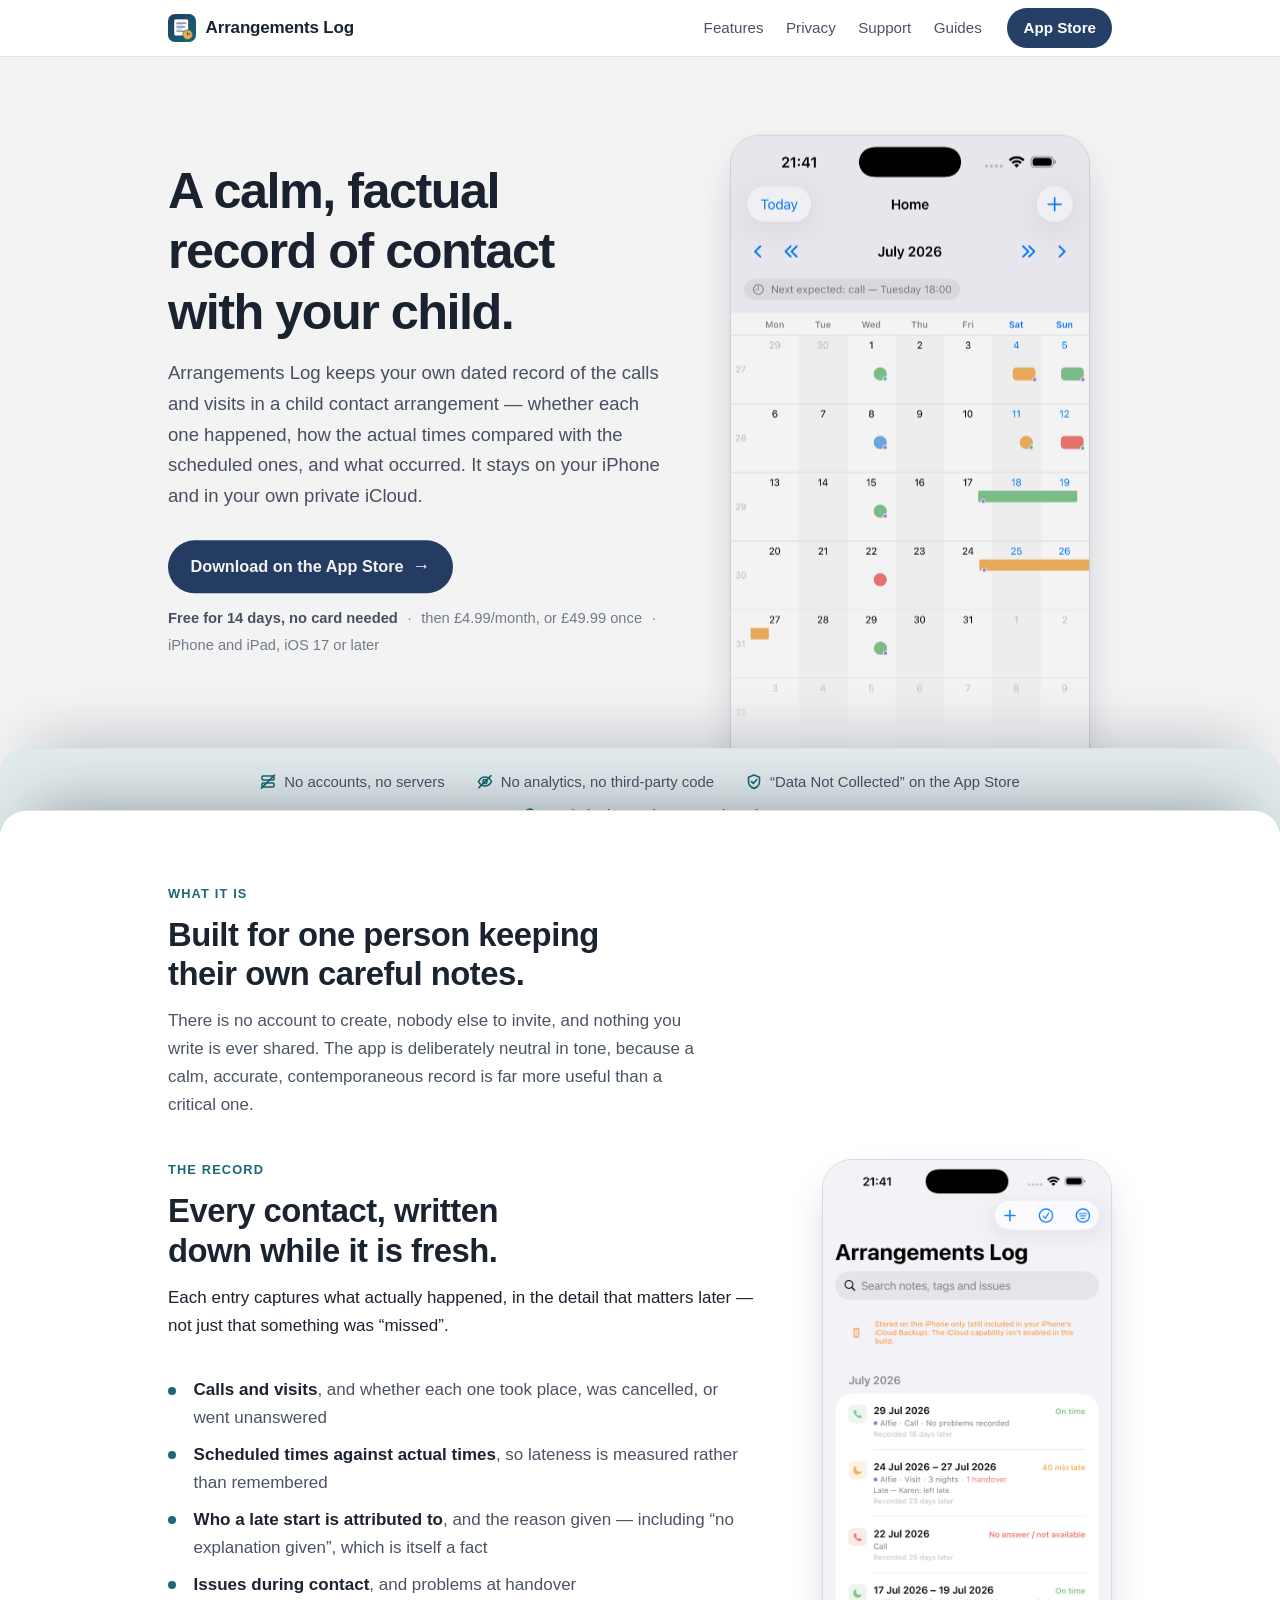
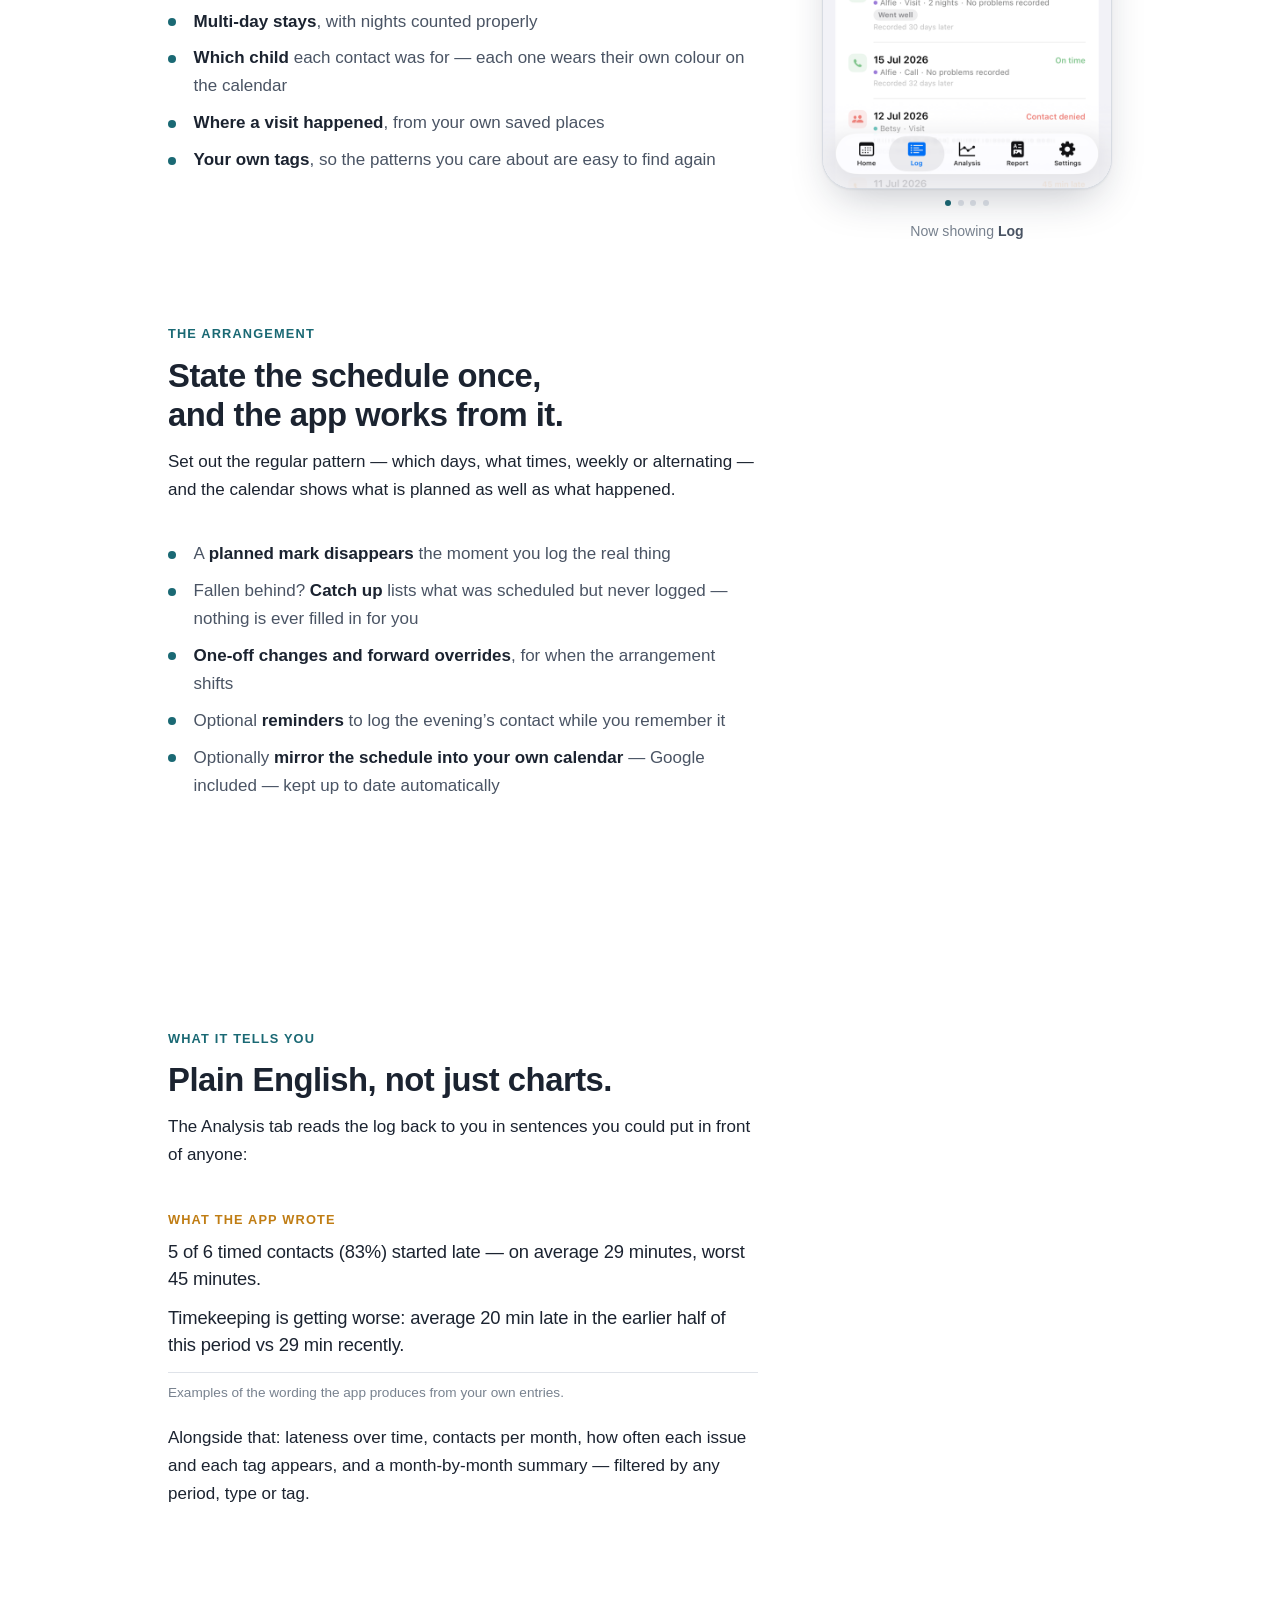
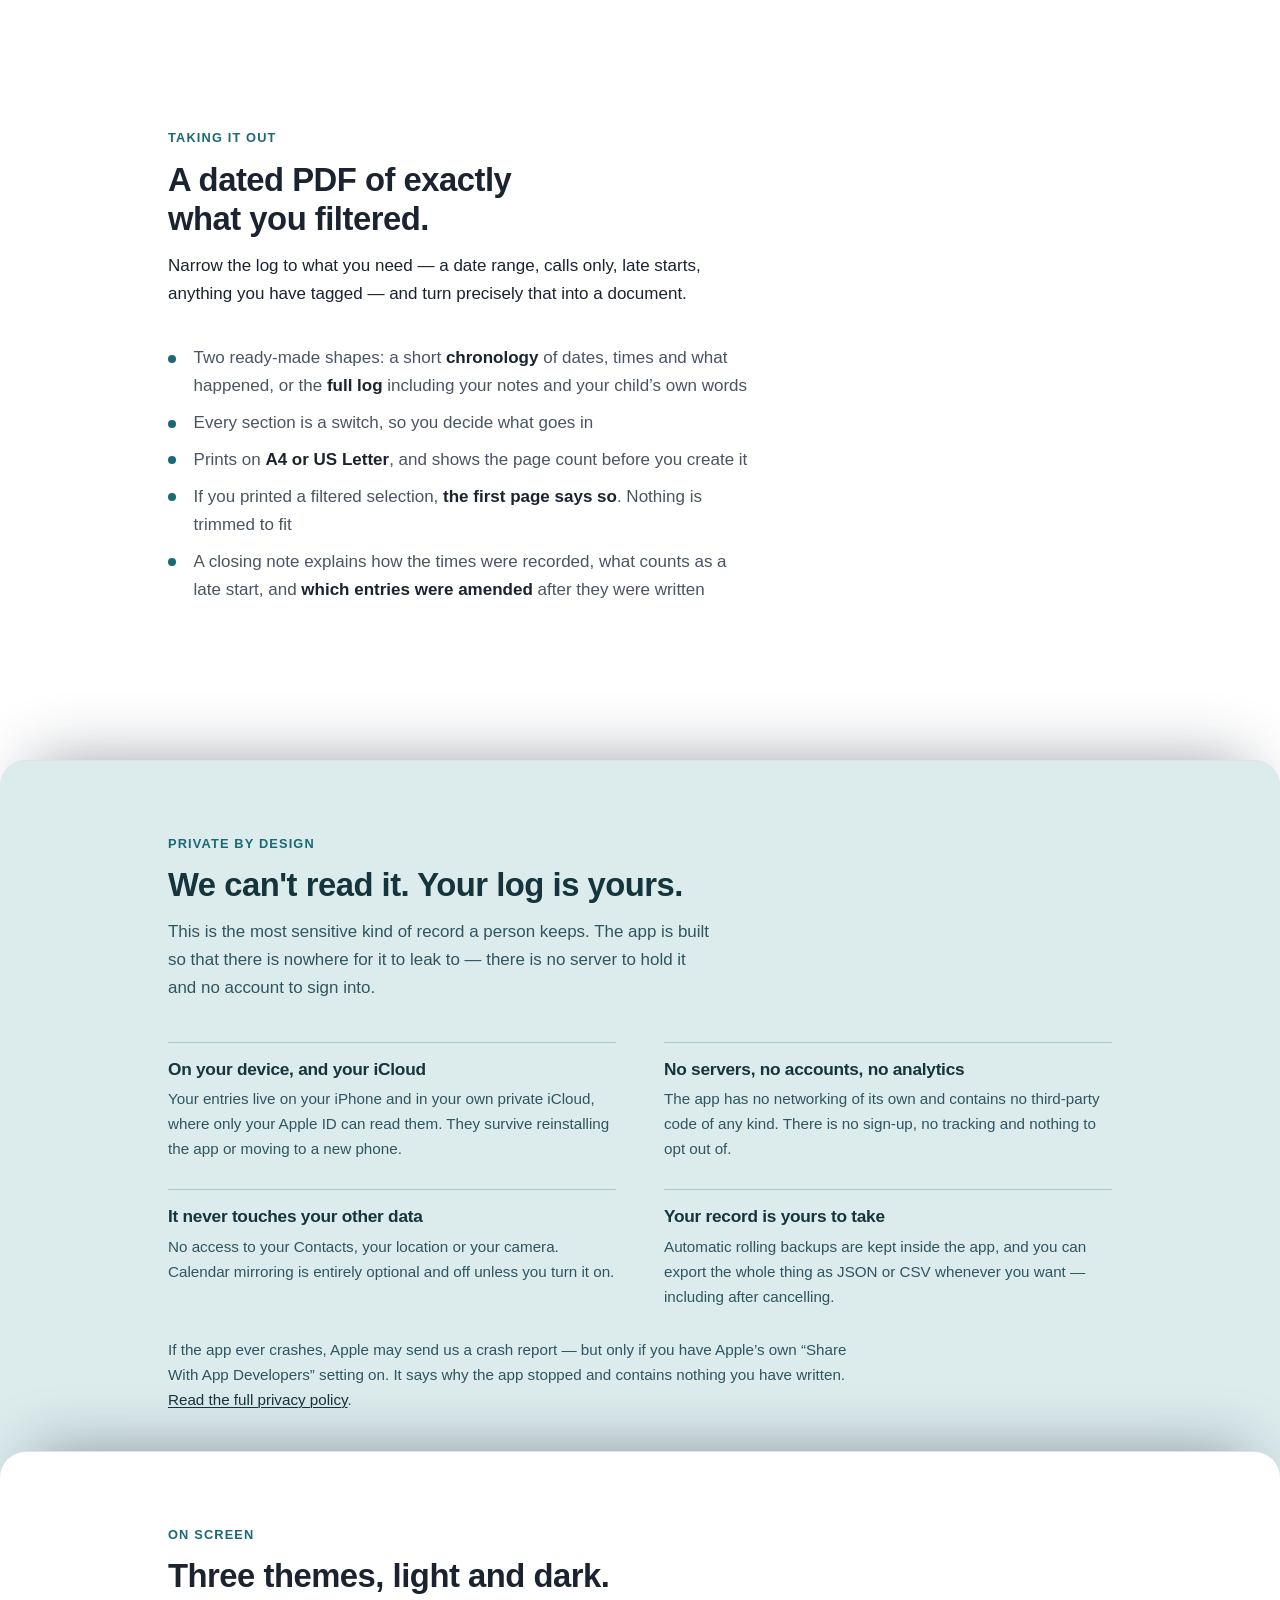
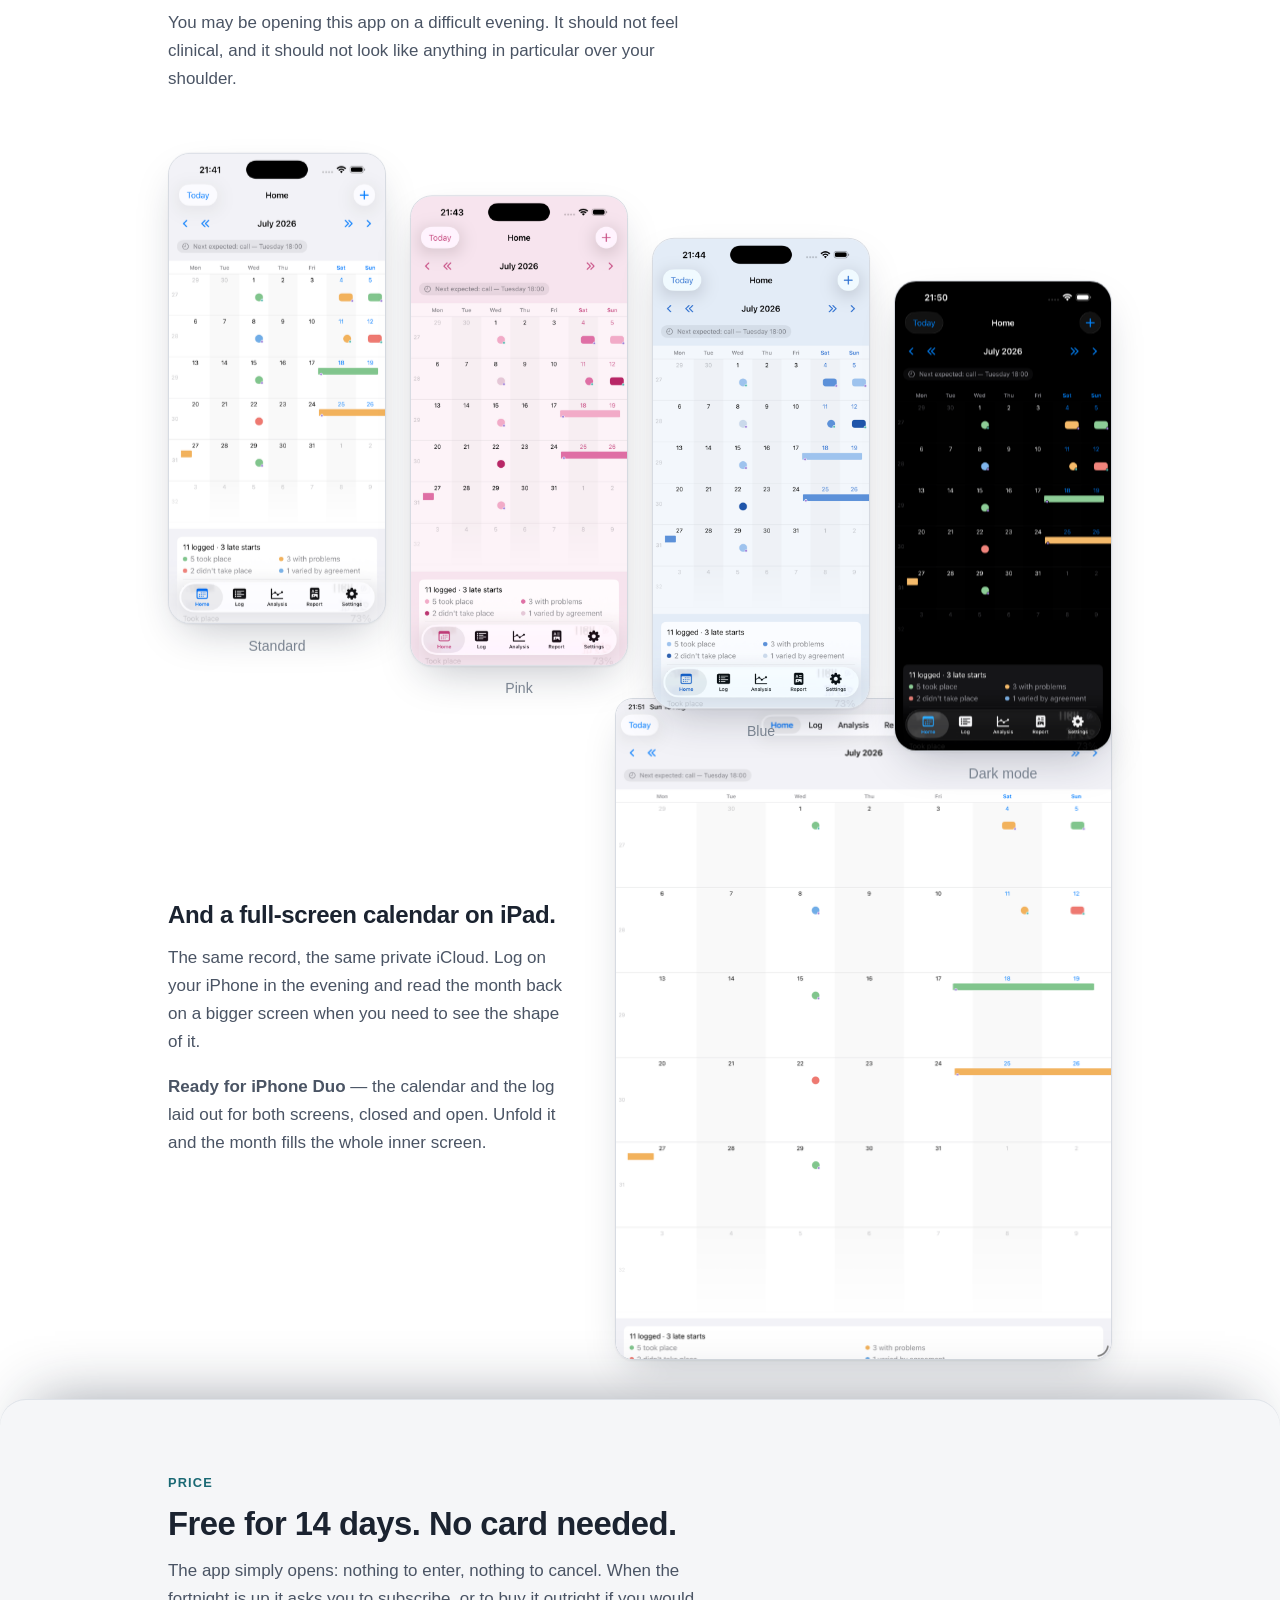
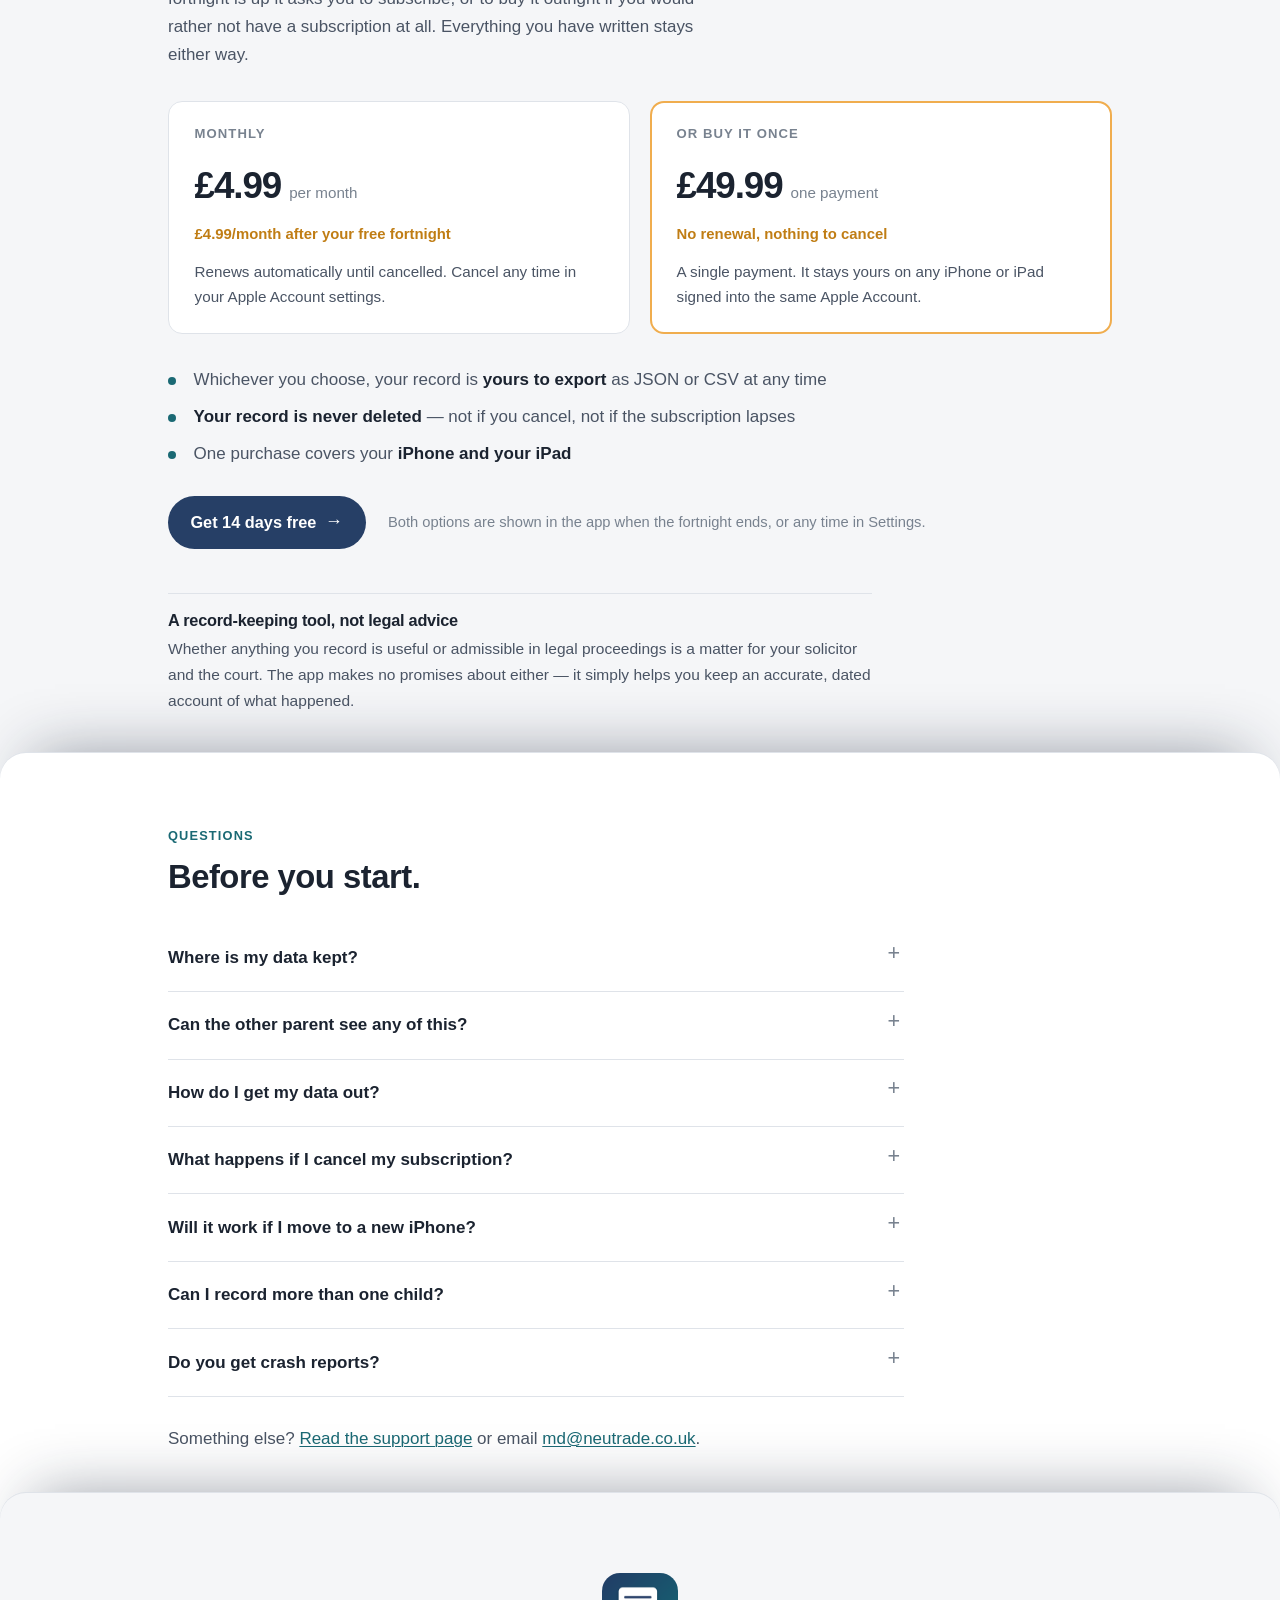
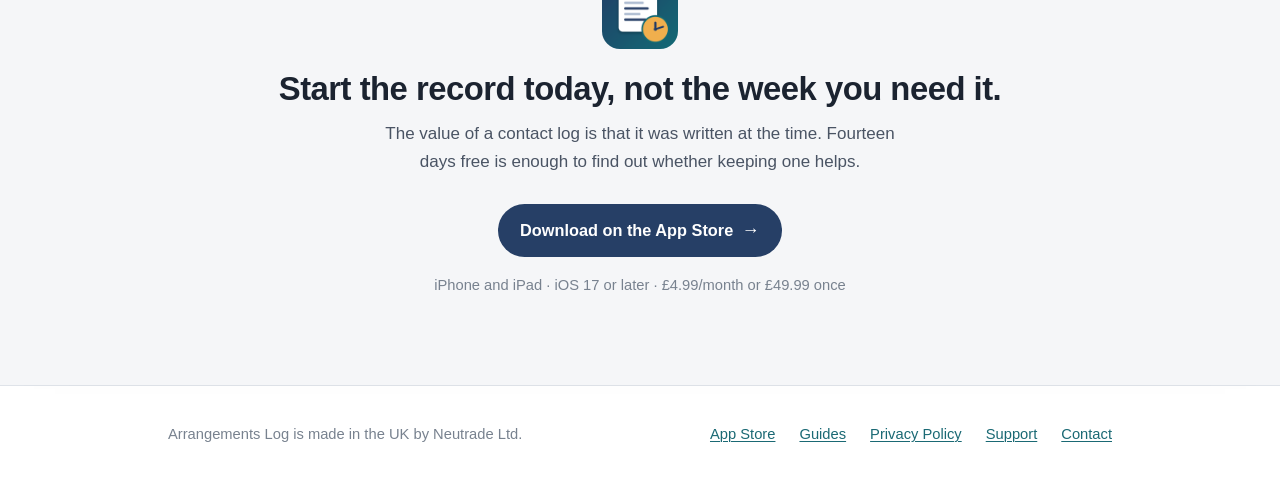
<file: index.html>
<!doctype html>
<html lang="en-GB">
<head>
<meta charset="utf-8">
<meta name="viewport" content="width=device-width, initial-scale=1">
<meta name="apple-itunes-app" content="app-id=6794839974">
<title>Arrangements Log — a private record of child contact arrangements, for iPhone and iPad</title>
<meta name="description" content="Arrangements Log keeps a calm, dated record of the calls and visits in a child contact arrangement: whether each one happened, how the times compared with what was agreed, and what actually occurred. Private to your iPhone and your own iCloud.">
<link rel="canonical" href="https://childarrangements.com/">
<link rel="stylesheet" href="style.css">
<script>document.documentElement.className += " js";</script>
<link rel="apple-touch-icon" href="assets/icon-180.png">
<link rel="icon" href="assets/icon-64.png" type="image/png">

<meta property="og:type" content="website">
<meta property="og:site_name" content="Arrangements Log">
<meta property="og:title" content="Arrangements Log — a private record of child contact arrangements">
<meta property="og:description" content="A calm, factual record of the calls and visits in a child contact arrangement. Private to your iPhone and your own iCloud. No accounts, no servers, nothing shared.">
<meta property="og:url" content="https://childarrangements.com/">
<meta property="og:image" content="https://childarrangements.com/assets/icon-512.png">
<meta property="og:locale" content="en_GB">
<meta name="twitter:card" content="summary">

<script type="application/ld+json">
{
  "@context": "https://schema.org",
  "@type": "SoftwareApplication",
  "name": "Arrangements Log",
  "operatingSystem": "iOS 17.0 or later",
  "applicationCategory": "LifestyleApplication",
  "url": "https://apps.apple.com/gb/app/arrangements-log/id6794839974",
  "description": "A private, factual record of child contact arrangements — the calls and visits, whether they happened, and what actually occurred.",
  "offers": [
    {
      "@type": "Offer",
      "price": "4.99",
      "priceCurrency": "GBP",
      "description": "Monthly subscription after 14 days free, with no card needed"
    },
    {
      "@type": "Offer",
      "price": "49.99",
      "priceCurrency": "GBP",
      "description": "Lifetime access, a single payment"
    }
  ],
  "author": { "@type": "Organization", "name": "Neutrade Ltd" }
}
</script>
</head>
<body>

<a class="skip" href="#main">Skip to content</a>

<header class="site-head">
  <div class="wrap">
    <a class="brand" href="/">
      <img src="assets/icon-64.png" alt="" width="28" height="28">
      Arrangements Log
    </a>
    <nav class="site-nav" aria-label="Primary">
      <a class="hide-sm" href="#what-you-record">Features</a>
      <a class="hide-sm" href="#privacy">Privacy</a>
      <a class="hide-sm" href="#faq">Support</a>
      <a class="hide-sm" href="guides/">Guides</a>
      <a class="btn btn-sm" href="https://apps.apple.com/gb/app/arrangements-log/id6794839974">App&nbsp;Store</a>
    </nav>
  </div>
</header>

<main id="main">

  <!-- ================= HERO ================= -->
  <section class="panel hero">
    <div class="wrap hero-grid">
      <div class="hero-copy">
        <h1>A calm, factual record of contact with your child.</h1>
        <p class="lede">
          Arrangements Log keeps your own dated record of the calls and visits in a
          child contact arrangement — whether each one happened, how the actual times
          compared with the scheduled ones, and what occurred. It stays on your iPhone
          and in your own private iCloud.
        </p>
        <div class="cta-row hero-cta">
          <a class="btn" href="https://apps.apple.com/gb/app/arrangements-log/id6794839974">
            Download on the App&nbsp;Store <span class="arrow" aria-hidden="true">&rarr;</span>
          </a>
          <p class="facts">
            <b>Free for 14 days, no card needed</b> <span aria-hidden="true">·</span>
            <span>then £4.99/month, or £49.99 once</span> <span aria-hidden="true">·</span>
            <span>iPhone and iPad, iOS&nbsp;17 or later</span>
          </p>
        </div>
      </div>
      <div class="hero-shot" data-par="0.18">
        <div class="phone">
          <img src="assets/home.png" width="660" height="1434" fetchpriority="high"
               alt="The Arrangements Log calendar for July 2026. Coloured marks show contacts that took place, ones with problems, ones that did not happen and ones varied by agreement, with longer bands for multi-day stays. A summary underneath reads 11 logged, 3 late starts.">
        </div>
      </div>
    </div>
  </section>

  <!-- ================= TRUST STRIP ================= -->
  <div class="panel strip">
    <div class="wrap">
      <ul>
        <li>
          <svg width="16" height="16" viewBox="0 0 16 16" fill="none" stroke="currentColor" stroke-width="1.6" stroke-linecap="round" stroke-linejoin="round" aria-hidden="true"><rect x="2" y="2.5" width="12" height="4" rx="1"/><rect x="2" y="9.5" width="12" height="4" rx="1"/><path d="M1.5 14.5 14.5 1.5"/></svg>
          No accounts, no servers
        </li>
        <li>
          <svg width="16" height="16" viewBox="0 0 16 16" fill="none" stroke="currentColor" stroke-width="1.6" stroke-linecap="round" stroke-linejoin="round" aria-hidden="true"><path d="M1.5 8s2.5-4.5 6.5-4.5S14.5 8 14.5 8s-2.5 4.5-6.5 4.5S1.5 8 1.5 8Z"/><circle cx="8" cy="8" r="2"/><path d="M2 14 14 2"/></svg>
          No analytics, no third-party code
        </li>
        <li>
          <svg width="16" height="16" viewBox="0 0 16 16" fill="none" stroke="currentColor" stroke-width="1.6" stroke-linecap="round" stroke-linejoin="round" aria-hidden="true"><path d="M8 1.5 2.5 3.7v4.3c0 3 2.3 5.8 5.5 6.8 3.2-1 5.5-3.8 5.5-6.8V3.7L8 1.5Z"/><path d="m5.5 8 1.8 1.8L10.8 6"/></svg>
          “Data Not Collected” on the App Store
        </li>
        <li>
          <svg width="16" height="16" viewBox="0 0 16 16" fill="none" stroke="currentColor" stroke-width="1.6" stroke-linecap="round" stroke-linejoin="round" aria-hidden="true"><path d="M8 14.5s4.5-4.2 4.5-7.5a4.5 4.5 0 0 0-9 0c0 3.3 4.5 7.5 4.5 7.5Z"/><circle cx="8" cy="7" r="1.6"/></svg>
          Made in the UK by Neutrade Ltd
        </li>
      </ul>
    </div>
  </div>

  <!-- ================= WHAT IT IS + FEATURES ================= -->
  <section class="panel" id="what-you-record">
    <div class="wrap">
      <div class="measure section-lead">
        <p class="eyebrow">What it is</p>
        <h2>Built for one person keeping their own careful notes.</h2>
        <p class="section-intro">
          There is no account to create, nobody else to invite, and nothing you write is
          ever shared. The app is deliberately neutral in tone, because a calm, accurate,
          contemporaneous record is far more useful than a critical one.
        </p>
      </div>

      <!-- the phone holds still while the four blocks scroll past it, and its
           screen follows whichever block is being read -->
      <div class="stage-wrap">
        <div class="rail">
          <div class="step" data-screen="0">
            <p class="eyebrow">The record</p>
            <div class="step-shot"><img src="assets/log-crop.png" width="660" height="950" loading="lazy"
                 alt="The Log tab: a list of dated entries, each showing the type of contact, its outcome, and how the actual times compared with the scheduled ones."></div>
            <h2>Every contact, written down while it is fresh.</h2>
            <p>
              Each entry captures what actually happened, in the detail that matters later —
              not just that something was “missed”.
            </p>
            <ul class="ticks">
              <li><strong>Calls and visits</strong>, and whether each one took place, was cancelled, or went unanswered</li>
              <li><strong>Scheduled times against actual times</strong>, so lateness is measured rather than remembered</li>
              <li><strong>Who a late start is attributed to</strong>, and the reason given — including “no explanation given”, which is itself a fact</li>
              <li><strong>Issues during contact</strong>, and problems at handover</li>
              <li><strong>Multi-day stays</strong>, with nights counted properly</li>
              <li><strong>Which child</strong> each contact was for — each one wears their own colour on the calendar</li>
              <li><strong>Where a visit happened</strong>, from your own saved places</li>
              <li><strong>Your own tags</strong>, so the patterns you care about are easy to find again</li>
            </ul>
          </div>

          <div class="step" data-screen="1">
            <p class="eyebrow">The arrangement</p>
            <div class="step-shot"><img src="assets/settings-crop.png" width="660" height="950" loading="lazy"
                 alt="The Settings tab, where the regular schedule, reminders, themes and other preferences are configured."></div>
            <h2>State the schedule once, and the app works from it.</h2>
            <p>
              Set out the regular pattern — which days, what times, weekly or alternating —
              and the calendar shows what is planned as well as what happened.
            </p>
            <ul class="ticks">
              <li>A <strong>planned mark disappears</strong> the moment you log the real thing</li>
              <li>Fallen behind? <strong>Catch up</strong> lists what was scheduled but never logged — nothing is ever filled in for you</li>
              <li><strong>One-off changes and forward overrides</strong>, for when the arrangement shifts</li>
              <li>Optional <strong>reminders</strong> to log the evening’s contact while you remember it</li>
              <li>Optionally <strong>mirror the schedule into your own calendar</strong> — Google included — kept up to date automatically</li>
            </ul>
          </div>

          <div class="step" data-screen="2">
            <p class="eyebrow">What it tells you</p>
            <div class="step-shot"><img src="assets/analysis-crop.png" width="660" height="950" loading="lazy"
                 alt="The Analysis tab showing tiles for contacts logged, contacts that did not take place, late starts, contact issues, handover problems and nights, followed by a What the data shows section written in plain sentences."></div>
            <h2>Plain English, not just charts.</h2>
            <p>
              The Analysis tab reads the log back to you in sentences you could put in front
              of anyone:
            </p>

            <p class="finding-label">What the app wrote</p>
            <p class="finding">5 of 6 timed contacts (83%) started late — on average 29 minutes, worst 45 minutes.</p>
            <p class="finding">Timekeeping is getting worse: average 20 min late in the earlier half of this period vs 29 min recently.</p>
            <p class="finding-foot">Examples of the wording the app produces from your own entries.</p>

            <p>
              Alongside that: lateness over time, contacts per month, how often each issue
              and each tag appears, and a month-by-month summary — filtered by any period,
              type or tag.
            </p>
          </div>

          <div class="step" data-screen="3">
            <p class="eyebrow">Taking it out</p>
            <div class="step-shot"><img src="assets/report-crop.png" width="660" height="950" loading="lazy"
                 alt="The Report tab: a builder with a choice of chronology or full log, switches for what goes in, a date range, and a live page count."></div>
            <h2>A dated PDF of exactly what you filtered.</h2>
            <p>
              Narrow the log to what you need — a date range, calls only, late starts,
              anything you have tagged — and turn precisely that into a document.
            </p>
            <ul class="ticks">
              <li>Two ready-made shapes: a short <strong>chronology</strong> of dates, times and what happened, or the <strong>full log</strong> including your notes and your child’s own words</li>
              <li>Every section is a switch, so you decide what goes in</li>
              <li>Prints on <strong>A4 or US Letter</strong>, and shows the page count before you create it</li>
              <li>If you printed a filtered selection, <strong>the first page says so</strong>. Nothing is trimmed to fit</li>
              <li>A closing note explains how the times were recorded, what counts as a late start, and <strong>which entries were amended</strong> after they were written</li>
            </ul>
          </div>
        </div>

        <div class="stage">
          <div class="screens">
            <img class="is-on" src="assets/log.png" width="660" height="1434"
                 alt="The Log tab: a list of dated entries, each showing the type of contact, its outcome, and how the actual times compared with the scheduled ones.">
            <img src="assets/settings.png" width="660" height="1434" loading="lazy"
                 alt="The Settings tab, where the regular schedule, reminders, themes and other preferences are configured.">
            <img src="assets/analysis.png" width="660" height="1434" loading="lazy"
                 alt="The Analysis tab showing tiles for contacts logged, contacts that did not take place, late starts, contact issues, handover problems and nights, followed by a What the data shows section written in plain sentences.">
            <img src="assets/report.png" width="660" height="1434" loading="lazy"
                 alt="The Report tab: a builder with a choice of chronology or full log, switches for what goes in, a date range, and a live page count.">
          </div>
          <div class="stage-dots" aria-hidden="true"><i class="is-on"></i><i></i><i></i><i></i></div>
          <p class="stage-caption">Now showing <b id="stage-name">Log</b></p>
        </div>
      </div>
    </div>
  </section>

  <!-- ================= PRIVACY ================= -->
  <section id="privacy" class="panel band">
    <div class="wrap">
      <div class="measure">
        <p class="eyebrow">Private by design</p>
        <h2>We can't read it. Your log is yours.</h2>
        <p class="section-intro">
          This is the most sensitive kind of record a person keeps. The app is built so
          that there is nowhere for it to leak to — there is no server to hold it and no
          account to sign into.
        </p>
      </div>

      <div class="privacy-grid">
        <div class="privacy-card">
          <h3>On your device, and your iCloud</h3>
          <p>
            Your entries live on your iPhone and in your own private iCloud, where only
            your Apple ID can read them. They survive reinstalling the app or moving to a
            new phone.
          </p>
        </div>
        <div class="privacy-card">
          <h3>No servers, no accounts, no analytics</h3>
          <p>
            The app has no networking of its own and contains no third-party code of any
            kind. There is no sign-up, no tracking and nothing to opt out of.
          </p>
        </div>
        <div class="privacy-card">
          <h3>It never touches your other data</h3>
          <p>
            No access to your Contacts, your location or your camera. Calendar mirroring
            is entirely optional and off unless you turn it on.
          </p>
        </div>
        <div class="privacy-card">
          <h3>Your record is yours to take</h3>
          <p>
            Automatic rolling backups are kept inside the app, and you can export the
            whole thing as JSON or CSV whenever you want — including after cancelling.
          </p>
        </div>
      </div>

      <p class="band-foot">
        If the app ever crashes, Apple may send us a crash report — but only if you have
        Apple’s own “Share With App Developers” setting on. It says why the app stopped
        and contains nothing you have written.
        <a href="privacy.html">Read the full privacy policy</a>.
      </p>
    </div>
  </section>

  <!-- ================= THEMES + IPAD ================= -->
  <section class="panel">
    <div class="wrap">
      <div class="measure">
        <p class="eyebrow">On screen</p>
        <h2>Three themes, light and dark.</h2>
        <p class="section-intro">
          You may be opening this app on a difficult evening. It should not feel clinical,
          and it should not look like anything in particular over your shoulder.
        </p>
      </div>

      <div class="themes">
        <figure data-par="0.05">
          <div class="phone sm">
            <img src="assets/home.png" width="660" height="1434" loading="lazy" alt="The calendar in the Standard theme.">
          </div>
          <figcaption>Standard</figcaption>
        </figure>
        <figure data-par="0.14">
          <div class="phone sm">
            <img src="assets/home-pink.png" width="660" height="1434" loading="lazy" alt="The calendar in the Pink theme.">
          </div>
          <figcaption>Pink</figcaption>
        </figure>
        <figure data-par="0.23">
          <div class="phone sm">
            <img src="assets/home-blue.png" width="660" height="1434" loading="lazy" alt="The calendar in the Blue theme.">
          </div>
          <figcaption>Blue</figcaption>
        </figure>
        <figure data-par="0.32">
          <div class="phone sm">
            <img src="assets/home-dark.png" width="660" height="1434" loading="lazy" alt="The calendar in dark mode.">
          </div>
          <figcaption>Dark mode</figcaption>
        </figure>
      </div>

      <div class="ipad">
        <div>
          <h2 style="font-size:1.5rem">And a full-screen calendar on iPad.</h2>
          <p style="color:var(--ink-soft)">
            The same record, the same private iCloud. Log on your iPhone in the evening and
            read the month back on a bigger screen when you need to see the shape of it.
          </p>
          <p style="color:var(--ink-soft)">
            <strong>Ready for iPhone Duo</strong> — the calendar and the log laid out for
            both screens, closed and open. Unfold it and the month fills the whole inner screen.
          </p>
        </div>
        <div class="frame">
          <img src="assets/ipad-home.png" width="1000" height="1333" loading="lazy"
               alt="Arrangements Log on iPad, showing the month calendar filling the screen.">
        </div>
      </div>
    </div>
  </section>

  <!-- ================= PRICING ================= -->
  <section id="pricing" class="panel pricing">
    <div class="wrap">
      <div class="measure">
        <p class="eyebrow">Price</p>
        <h2>Free for 14 days. No card needed.</h2>
        <p class="section-intro">
          The app simply opens: nothing to enter, nothing to cancel. When the fortnight
          is up it asks you to subscribe, or to buy it outright if you would rather not
          have a subscription at all. Everything you have written stays either way.
        </p>
      </div>

      <div class="plans">
        <div class="plan">
          <h3>Monthly</h3>
          <p class="plan-price"><span class="amount">£4.99</span> <span class="per">per month</span></p>
          <p class="plan-trial">£4.99/month after your free fortnight</p>
          <p class="plan-body">
            Renews automatically until cancelled. Cancel any time in your Apple
            Account settings.
          </p>
        </div>
        <div class="plan featured">
          <h3>Or buy it once</h3>
          <p class="plan-price"><span class="amount">£49.99</span> <span class="per">one payment</span></p>
          <p class="plan-trial">No renewal, nothing to cancel</p>
          <p class="plan-body">
            A single payment. It stays yours on any iPhone or iPad signed into the
            same Apple Account.
          </p>
        </div>
      </div>

      <ul class="ticks plan-shared">
        <li>Whichever you choose, your record is <strong>yours to export</strong> as JSON or CSV at any time</li>
        <li><strong>Your record is never deleted</strong> — not if you cancel, not if the subscription lapses</li>
        <li>One purchase covers your <strong>iPhone and your iPad</strong></li>
      </ul>

      <div class="cta-row" style="margin-top:1.75rem">
        <a class="btn" href="https://apps.apple.com/gb/app/arrangements-log/id6794839974">
          Get 14 days free <span class="arrow" aria-hidden="true">&rarr;</span>
        </a>
        <span class="cta-note">Both options are shown in the app when the fortnight ends, or any time in Settings.</span>
      </div>

      <div class="note">
        <h2>A record-keeping tool, not legal advice</h2>
        <p>
          Whether anything you record is useful or admissible in legal proceedings is a
          matter for your solicitor and the court. The app makes no promises about
          either — it simply helps you keep an accurate, dated account of what happened.
        </p>
      </div>
    </div>
  </section>

  <!-- ================= FAQ ================= -->
  <section id="faq" class="panel">
    <div class="wrap">
      <div class="measure">
        <p class="eyebrow">Questions</p>
        <h2>Before you start.</h2>
      </div>

      <div class="faq">
        <details>
          <summary>Where is my data kept?</summary>
          <div class="answer">
            On your iPhone, and in your own private iCloud if you are signed in. It is never
            sent to the developer or anyone else — the app has no servers. The first screen
            tells you whether iCloud sync is active.
          </div>
        </details>
        <details>
          <summary>Can the other parent see any of this?</summary>
          <div class="answer">
            No. There is no sharing, no invitations and no shared account. Arrangements Log
            is built for one person keeping their own notes, and nothing you write leaves
            your devices.
          </div>
        </details>
        <details>
          <summary>How do I get my data out?</summary>
          <div class="answer">
            More → Export JSON for a full backup, or Export CSV to open in a spreadsheet.
            The Report tab produces a dated PDF of whatever you have filtered. The app also
            keeps automatic backups you can restore from the same menu.
          </div>
        </details>
        <details>
          <summary>What happens if I cancel my subscription?</summary>
          <div class="answer">
            You can still export everything you have logged, as JSON or CSV, from the
            subscription screen. Your record is never deleted.
          </div>
        </details>
        <details>
          <summary>Will it work if I move to a new iPhone?</summary>
          <div class="answer">
            Yes, provided iCloud sync is on. Your entries survive deleting or reinstalling
            the app, and appear on any device signed into the same iCloud account.
          </div>
        </details>
        <details>
          <summary>Can I record more than one child?</summary>
          <div class="answer">
            Yes. Each child has their own colour on the calendar, their own schedule, and
            can be filtered separately in the log, the analysis and the report.
          </div>
        </details>
        <details>
          <summary>Do you get crash reports?</summary>
          <div class="answer">
            Only through Apple, and only if you have Apple’s “Share With App Developers”
            setting turned on. A crash report says the reason for the crash so it can be
            fixed. It contains no part of your log — no notes, no names, no dates, nothing
            you have typed.
          </div>
        </details>
      </div>

      <p style="margin-top:1.75rem;color:var(--ink-soft)">
        Something else? <a href="support.html">Read the support page</a>
        or email <a href="mailto:md@neutrade.co.uk">md@neutrade.co.uk</a>.
      </p>
    </div>
  </section>

  <!-- ================= CLOSING ================= -->
  <section class="panel closing">
    <div class="wrap">
      <img src="assets/icon-180.png" width="76" height="76" loading="lazy" alt="">
      <h2>Start the record today, not the week you need it.</h2>
      <p class="lede">
        The value of a contact log is that it was written at the time. Fourteen days free
        is enough to find out whether keeping one helps.
      </p>
      <div class="cta-row">
        <a class="btn" href="https://apps.apple.com/gb/app/arrangements-log/id6794839974">
          Download on the App&nbsp;Store <span class="arrow" aria-hidden="true">&rarr;</span>
        </a>
        <span class="cta-note">iPhone and iPad · iOS 17 or later · £4.99/month or £49.99 once</span>
      </div>
    </div>
  </section>

</main>

<footer class="site-foot">
  <div class="wrap">
    <span>Arrangements Log is made in the UK by Neutrade Ltd.</span>
    <nav aria-label="Footer">
      <a href="https://apps.apple.com/gb/app/arrangements-log/id6794839974">App Store</a>
      <a href="guides/">Guides</a>
      <a href="privacy.html">Privacy Policy</a>
      <a href="support.html">Support</a>
      <a href="mailto:md@neutrade.co.uk">Contact</a>
    </nav>
  </div>
</footer>

<!-- First-party and inline (the page still makes no third-party requests).
     Drives three things CSS cannot: where each panel pins, how far a panel
     "sinks" as the next one covers it, and the phone whose screen follows
     the block being read. Everything on the page is readable with it off. -->
<script>
(function () {
  var panels = [].slice.call(document.querySelectorAll('.panel'));
  var movers = [].slice.call(document.querySelectorAll('[data-par]'));
  var steps = [].slice.call(document.querySelectorAll('.step'));
  var shots = [].slice.call(document.querySelectorAll('.screens img'));
  var dots = [].slice.call(document.querySelectorAll('.stage-dots i'));
  var nameEl = document.getElementById('stage-name');
  var names = ['Log', 'Settings', 'Analysis', 'Report'];
  var reduce = matchMedia('(prefers-reduced-motion: reduce)');

  panels.forEach(function (p, i) { p.style.zIndex = i + 1; });

  /* a panel shorter than the screen pins at the top; a taller one scrolls
     until its end is on screen, then pins there — so the next panel always
     slides over a panel that has been read in full */
  function pin() {
    var vh = innerHeight;
    panels.forEach(function (p) { p.style.top = Math.min(0, vh - p.offsetHeight) + 'px'; });
  }
  if ('ResizeObserver' in window) {
    var ro = new ResizeObserver(pin);
    panels.forEach(function (p) { ro.observe(p); });
  }

  /* measure the drifting elements with their transforms cleared, so the
     maths never feeds back on itself */
  function measure() {
    pin();
    movers.forEach(function (el) { el.style.transform = ''; });
    movers.forEach(function (el) {
      var r = el.getBoundingClientRect();
      el._top = r.top + scrollY; el._h = r.height;
    });
  }

  var current = 0;
  function show(n) {
    if (n === current) return;
    current = n;
    shots.forEach(function (s, i) { s.classList.toggle('is-on', i === n); });
    dots.forEach(function (d, i) { d.classList.toggle('is-on', i === n); });
    if (nameEl) nameEl.textContent = names[n];
  }

  var queued = false;
  function frame() {
    queued = false;
    var vh = innerHeight, i;
    for (i = 0; i < panels.length; i++) {
      var next = panels[i + 1], s = 0;
      if (next) { s = 1 - next.getBoundingClientRect().top / vh; s = s < 0 ? 0 : s > 1 ? 1 : s; }
      panels[i].style.setProperty('--sink', s.toFixed(3));
    }
    if (!reduce.matches) {
      for (i = 0; i < movers.length; i++) {
        var el = movers[i];
        var t = (el._top + el._h / 2 - scrollY - vh / 2) / vh;
        el.style.transform = 'translate3d(0,' + (t * el.dataset.par * 90).toFixed(1) + 'px,0)';
      }
    }
    /* the last block whose top has crossed the middle of the screen is the
       one being read */
    var active = 0;
    for (i = 0; i < steps.length; i++) {
      if (steps[i].getBoundingClientRect().top <= vh * 0.5) active = i;
    }
    show(active);
  }
  function onScroll() { if (!queued) { queued = true; requestAnimationFrame(frame); } }

  addEventListener('scroll', onScroll, { passive: true });
  addEventListener('resize', function () { measure(); onScroll(); });
  addEventListener('load', function () { measure(); frame(); });
  measure(); frame();
})();
</script>

</body>
</html>
</file>
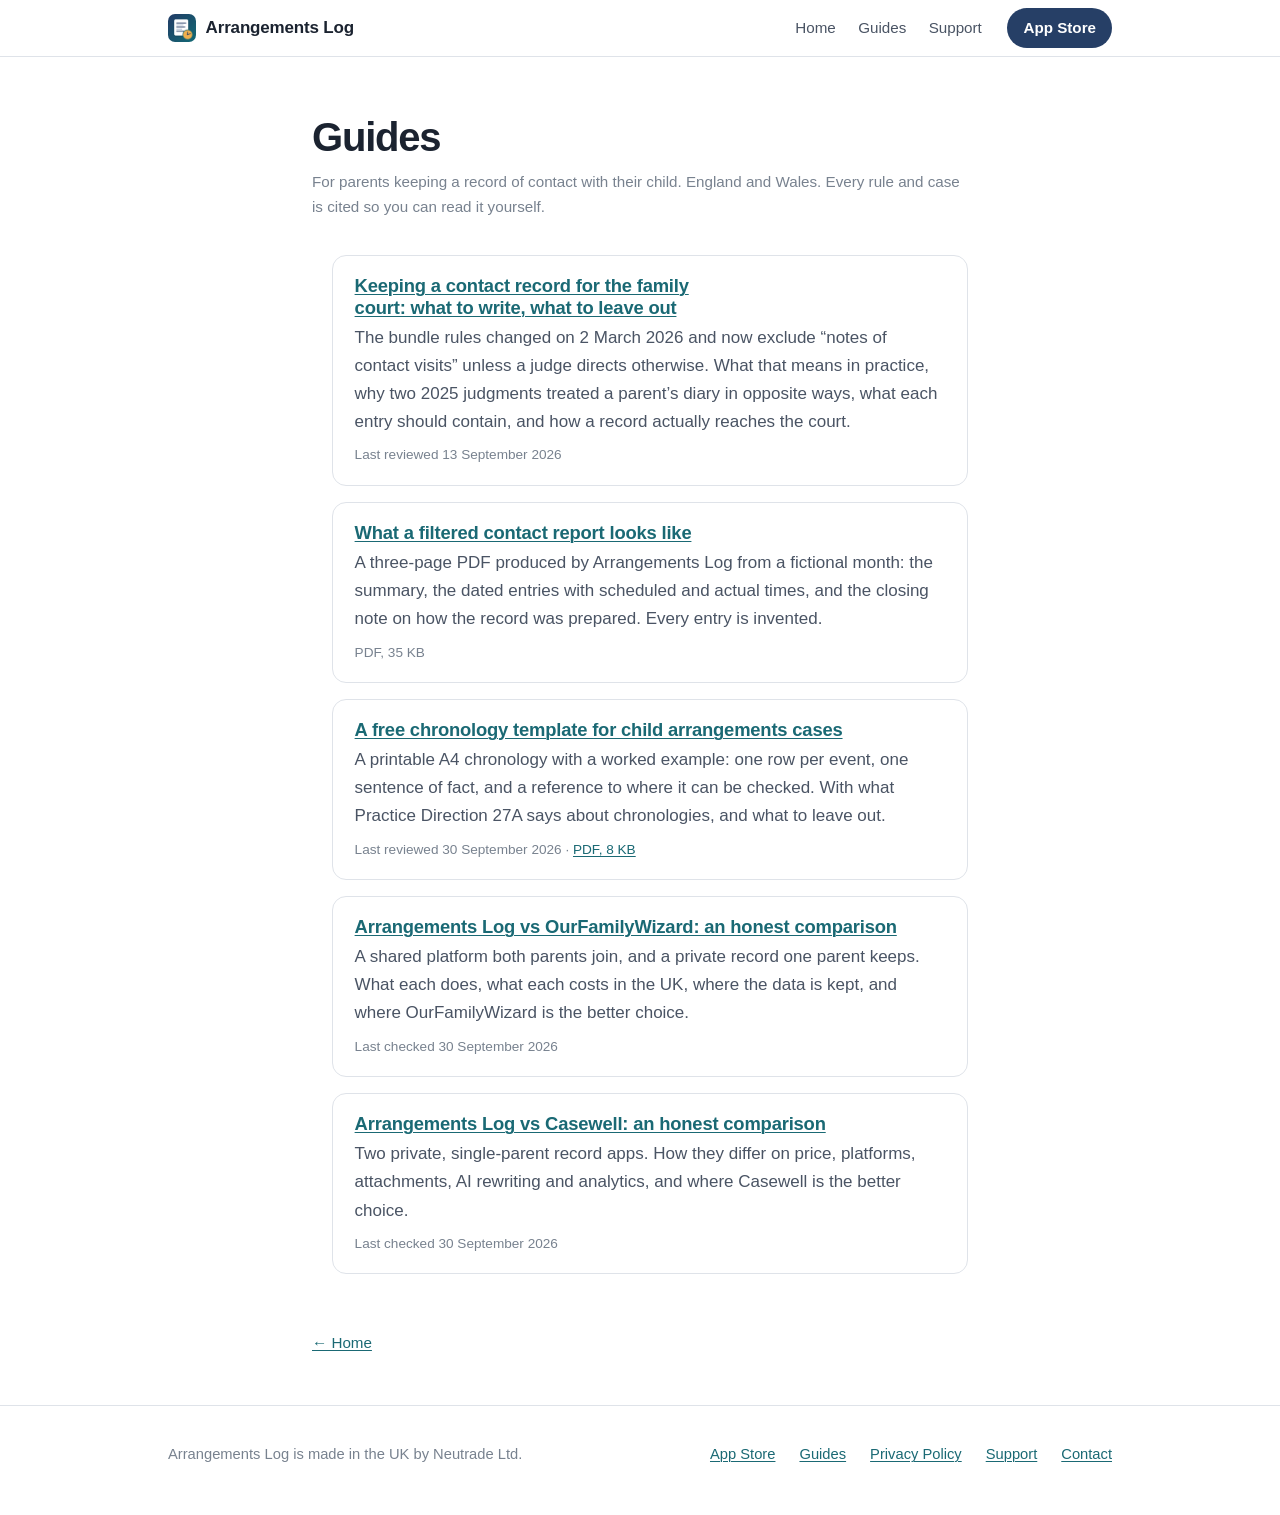
<file: guides/index.html>
<!doctype html>
<html lang="en-GB">
<head>
<meta charset="utf-8">
<meta name="viewport" content="width=device-width, initial-scale=1">
<meta name="apple-itunes-app" content="app-id=6794839974">
<title>Guides — Arrangements Log</title>
<meta name="description" content="Plain-English guides for parents keeping a record of contact with their child in England and Wales, citing the rules and the cases so you can check them.">
<link rel="canonical" href="https://childarrangements.com/guides/">
<link rel="stylesheet" href="../style.css">
<link rel="apple-touch-icon" href="../assets/icon-180.png">
<link rel="icon" href="../assets/icon-64.png" type="image/png">
<meta property="og:type" content="website">
<meta property="og:site_name" content="Arrangements Log">
<meta property="og:title" content="Guides — Arrangements Log">
<meta property="og:description" content="Plain-English guides for parents keeping a record of contact with their child in England and Wales.">
<meta property="og:url" content="https://childarrangements.com/guides/">
<meta property="og:image" content="https://childarrangements.com/assets/icon-512.png">
<meta property="og:locale" content="en_GB">
<meta name="twitter:card" content="summary">
</head>
<body>

<a class="skip" href="#main">Skip to content</a>

<header class="site-head">
  <div class="wrap">
    <a class="brand" href="../index.html">
      <img src="../assets/icon-64.png" alt="" width="28" height="28">
      Arrangements Log
    </a>
    <nav class="site-nav" aria-label="Primary">
      <a class="hide-sm" href="../index.html">Home</a>
      <a class="hide-sm" href="index.html">Guides</a>
      <a class="hide-sm" href="../support.html">Support</a>
      <a class="btn btn-sm" href="https://apps.apple.com/gb/app/arrangements-log/id6794839974">App&nbsp;Store</a>
    </nav>
  </div>
</header>

<main id="main" class="doc">
  <h1>Guides</h1>
  <p class="sub">For parents keeping a record of contact with their child. England and Wales. Every rule and case is cited so you can read it yourself.</p>

  <ul class="guide-list">
    <li>
      <h2><a href="keeping-a-contact-record.html">Keeping a contact record for the family court: what to write, what to leave out</a></h2>
      <p>The bundle rules changed on 2 March 2026 and now exclude &ldquo;notes of contact visits&rdquo; unless a judge directs otherwise. What that means in practice, why two 2025 judgments treated a parent&rsquo;s diary in opposite ways, what each entry should contain, and how a record actually reaches the court.</p>
      <p class="when">Last reviewed 13 September 2026</p>
    </li>
    <li>
      <h2><a href="arrangements-log-sample-report.pdf">What a filtered contact report looks like</a></h2>
      <p>A three-page PDF produced by Arrangements Log from a fictional month: the summary, the dated entries with scheduled and actual times, and the closing note on how the record was prepared. Every entry is invented.</p>
      <p class="when">PDF, 35 KB</p>
    </li>
    <li>
      <h2><a href="chronology-template.html">A free chronology template for child arrangements cases</a></h2>
      <p>A printable A4 chronology with a worked example: one row per event, one sentence of fact, and a reference to where it can be checked. With what Practice Direction 27A says about chronologies, and what to leave out.</p>
      <p class="when">Last reviewed 30 September 2026 &middot; <a href="chronology-template.pdf" download>PDF, 8 KB</a></p>
    </li>
    <li>
      <h2><a href="arrangements-log-vs-ourfamilywizard.html">Arrangements Log vs OurFamilyWizard: an honest comparison</a></h2>
      <p>A shared platform both parents join, and a private record one parent keeps. What each does, what each costs in the UK, where the data is kept, and where OurFamilyWizard is the better choice.</p>
      <p class="when">Last checked 30 September 2026</p>
    </li>
    <li>
      <h2><a href="arrangements-log-vs-casewell.html">Arrangements Log vs Casewell: an honest comparison</a></h2>
      <p>Two private, single-parent record apps. How they differ on price, platforms, attachments, AI rewriting and analytics, and where Casewell is the better choice.</p>
      <p class="when">Last checked 30 September 2026</p>
    </li>
  </ul>

  <a class="back" href="../index.html">&larr; Home</a>
</main>

<footer class="site-foot">
  <div class="wrap">
    <span>Arrangements Log is made in the UK by Neutrade Ltd.</span>
    <nav aria-label="Footer">
      <a href="https://apps.apple.com/gb/app/arrangements-log/id6794839974">App Store</a>
      <a href="index.html">Guides</a>
      <a href="../privacy.html">Privacy Policy</a>
      <a href="../support.html">Support</a>
      <a href="mailto:md@neutrade.co.uk">Contact</a>
    </nav>
  </div>
</footer>

</body>
</html>
</file>
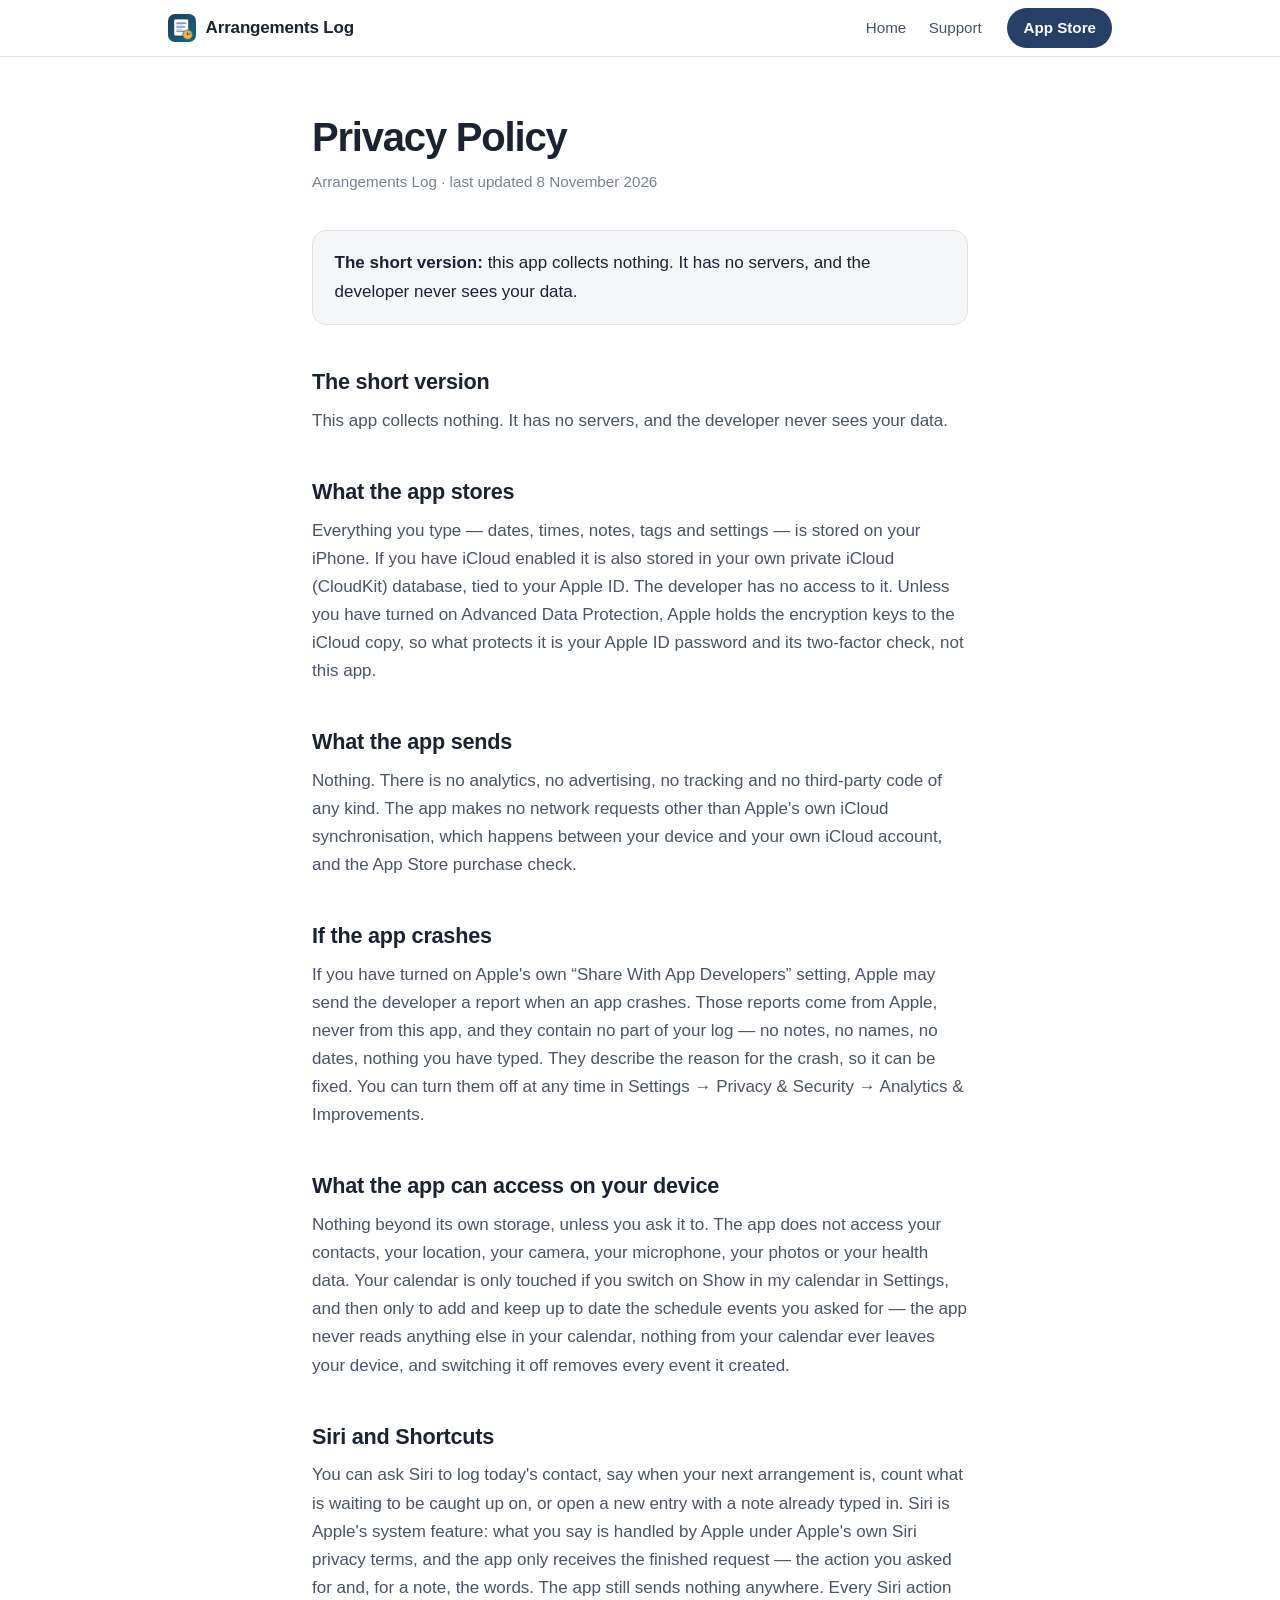
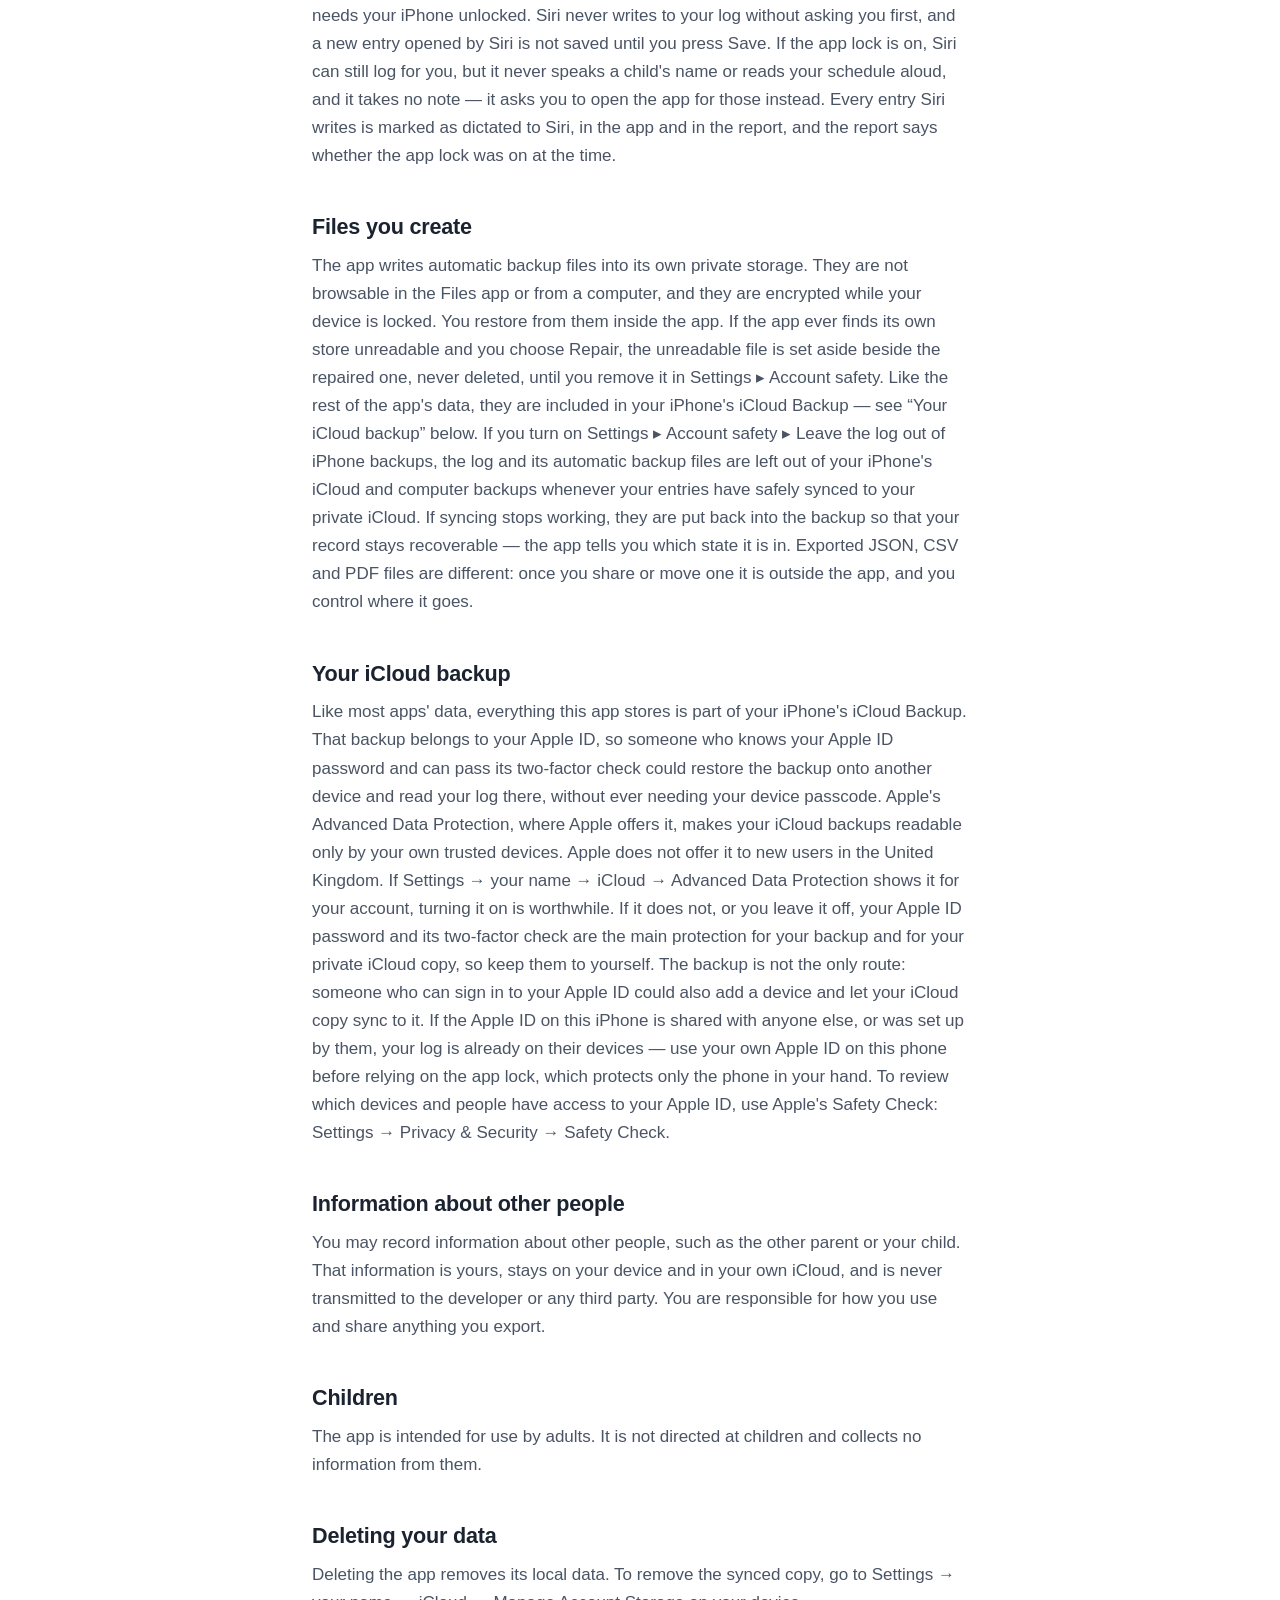
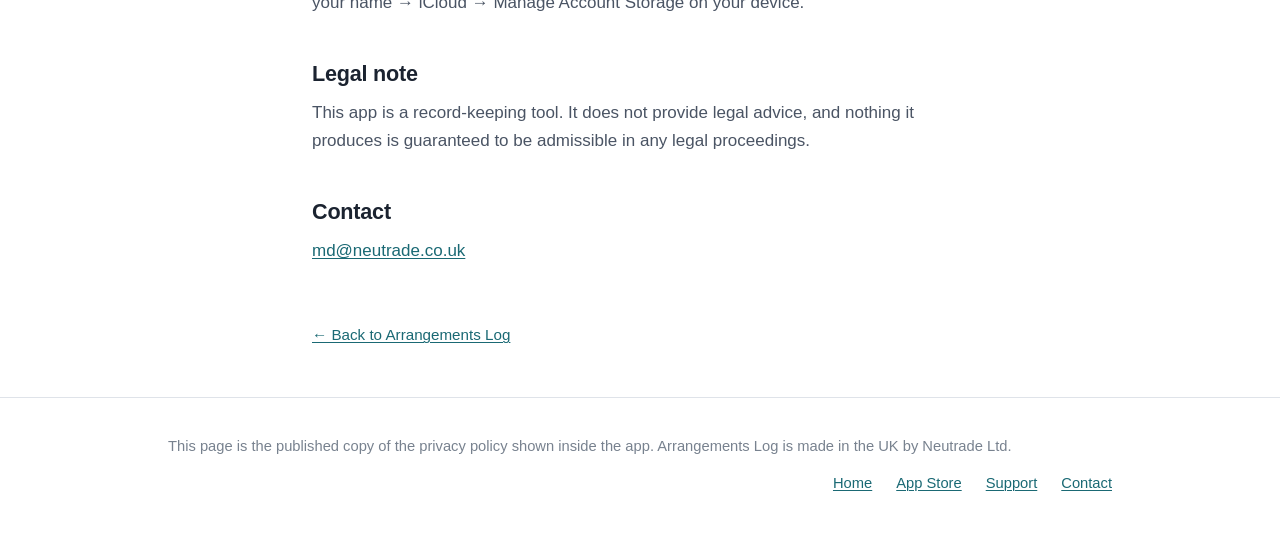
<file: privacy.html>
<!doctype html>
<html lang="en-GB">
<head>
<meta charset="utf-8">
<meta name="viewport" content="width=device-width, initial-scale=1">
<meta name="apple-itunes-app" content="app-id=6794839974">
<title>Privacy Policy — Arrangements Log</title>
<meta name="description" content="Arrangements Log collects nothing. It has no servers, and the developer never sees your data.">
<link rel="canonical" href="https://childarrangements.com/privacy.html">
<link rel="stylesheet" href="style.css">
<link rel="apple-touch-icon" href="assets/icon-180.png">
<link rel="icon" href="assets/icon-64.png" type="image/png">
</head>
<body>

<a class="skip" href="#main">Skip to content</a>

<header class="site-head">
  <div class="wrap">
    <a class="brand" href="index.html">
      <img src="assets/icon-64.png" alt="" width="28" height="28">
      Arrangements Log
    </a>
    <nav class="site-nav" aria-label="Primary">
      <a class="hide-sm" href="index.html">Home</a>
      <a class="hide-sm" href="support.html">Support</a>
      <a class="btn btn-sm" href="https://apps.apple.com/gb/app/arrangements-log/id6794839974">App&nbsp;Store</a>
    </nav>
  </div>
</header>

<main id="main" class="doc">
  <h1>Privacy Policy</h1>
  <p class="sub">Arrangements Log · last updated 8 November 2026</p>

  <div class="card">
    <p><strong>The short version:</strong> this app collects nothing. It has no
    servers, and the developer never sees your data.</p>
  </div>

  <h2>The short version</h2>
  <p>This app collects nothing. It has no servers, and the developer never sees your data.</p>
  <h2>What the app stores</h2>
  <p>Everything you type — dates, times, notes, tags and settings — is stored on your iPhone. If you have iCloud enabled it is also stored in your own private iCloud (CloudKit) database, tied to your Apple ID. The developer has no access to it. Unless you have turned on Advanced Data Protection, Apple holds the encryption keys to the iCloud copy, so what protects it is your Apple ID password and its two-factor check, not this app.</p>
  <h2>What the app sends</h2>
  <p>Nothing. There is no analytics, no advertising, no tracking and no third-party code of any kind. The app makes no network requests other than Apple's own iCloud synchronisation, which happens between your device and your own iCloud account, and the App Store purchase check.</p>
  <h2>If the app crashes</h2>
  <p>If you have turned on Apple's own &ldquo;Share With App Developers&rdquo; setting, Apple may send the developer a report when an app crashes. Those reports come from Apple, never from this app, and they contain no part of your log &mdash; no notes, no names, no dates, nothing you have typed. They describe the reason for the crash, so it can be fixed. You can turn them off at any time in Settings &rarr; Privacy &amp; Security &rarr; Analytics &amp; Improvements.</p>
  <h2>What the app can access on your device</h2>
  <p>Nothing beyond its own storage, unless you ask it to. The app does not access your contacts, your location, your camera, your microphone, your photos or your health data. Your calendar is only touched if you switch on Show in my calendar in Settings, and then only to add and keep up to date the schedule events you asked for — the app never reads anything else in your calendar, nothing from your calendar ever leaves your device, and switching it off removes every event it created.</p>
  <h2>Siri and Shortcuts</h2>
  <p>You can ask Siri to log today's contact, say when your next arrangement is, count what is waiting to be caught up on, or open a new entry with a note already typed in. Siri is Apple's system feature: what you say is handled by Apple under Apple's own Siri privacy terms, and the app only receives the finished request — the action you asked for and, for a note, the words. The app still sends nothing anywhere. Every Siri action needs your iPhone unlocked. Siri never writes to your log without asking you first, and a new entry opened by Siri is not saved until you press Save. If the app lock is on, Siri can still log for you, but it never speaks a child's name or reads your schedule aloud, and it takes no note — it asks you to open the app for those instead. Every entry Siri writes is marked as dictated to Siri, in the app and in the report, and the report says whether the app lock was on at the time.</p>
  <h2>Files you create</h2>
  <p>The app writes automatic backup files into its own private storage. They are not browsable in the Files app or from a computer, and they are encrypted while your device is locked. You restore from them inside the app. If the app ever finds its own store unreadable and you choose Repair, the unreadable file is set aside beside the repaired one, never deleted, until you remove it in Settings ▸ Account safety. Like the rest of the app's data, they are included in your iPhone's iCloud Backup — see “Your iCloud backup” below. If you turn on Settings ▸ Account safety ▸ Leave the log out of iPhone backups, the log and its automatic backup files are left out of your iPhone's iCloud and computer backups whenever your entries have safely synced to your private iCloud. If syncing stops working, they are put back into the backup so that your record stays recoverable — the app tells you which state it is in. Exported JSON, CSV and PDF files are different: once you share or move one it is outside the app, and you control where it goes.</p>
  <h2>Your iCloud backup</h2>
  <p>Like most apps' data, everything this app stores is part of your iPhone's iCloud Backup. That backup belongs to your Apple ID, so someone who knows your Apple ID password and can pass its two-factor check could restore the backup onto another device and read your log there, without ever needing your device passcode. Apple's Advanced Data Protection, where Apple offers it, makes your iCloud backups readable only by your own trusted devices. Apple does not offer it to new users in the United Kingdom. If Settings → your name → iCloud → Advanced Data Protection shows it for your account, turning it on is worthwhile. If it does not, or you leave it off, your Apple ID password and its two-factor check are the main protection for your backup and for your private iCloud copy, so keep them to yourself. The backup is not the only route: someone who can sign in to your Apple ID could also add a device and let your iCloud copy sync to it. If the Apple ID on this iPhone is shared with anyone else, or was set up by them, your log is already on their devices — use your own Apple ID on this phone before relying on the app lock, which protects only the phone in your hand. To review which devices and people have access to your Apple ID, use Apple's Safety Check: Settings → Privacy &amp; Security → Safety Check.</p>
  <h2>Information about other people</h2>
  <p>You may record information about other people, such as the other parent or your child. That information is yours, stays on your device and in your own iCloud, and is never transmitted to the developer or any third party. You are responsible for how you use and share anything you export.</p>
  <h2>Children</h2>
  <p>The app is intended for use by adults. It is not directed at children and collects no information from them.</p>
  <h2>Deleting your data</h2>
  <p>Deleting the app removes its local data. To remove the synced copy, go to Settings → your name → iCloud → Manage Account Storage on your device.</p>
  <h2>Legal note</h2>
  <p>This app is a record-keeping tool. It does not provide legal advice, and nothing it produces is guaranteed to be admissible in any legal proceedings.</p>

  <h2>Contact</h2>
  <p><a href="mailto:md@neutrade.co.uk">md@neutrade.co.uk</a></p>

  <a class="back" href="index.html">&larr; Back to Arrangements Log</a>
</main>

<footer class="site-foot">
  <div class="wrap">
    <span>This page is the published copy of the privacy policy shown inside the app. Arrangements Log is made in the UK by Neutrade Ltd.</span>
    <nav aria-label="Footer">
      <a href="index.html">Home</a>
      <a href="https://apps.apple.com/gb/app/arrangements-log/id6794839974">App Store</a>
      <a href="support.html">Support</a>
      <a href="mailto:md@neutrade.co.uk">Contact</a>
    </nav>
  </div>
</footer>

</body>
</html>
</file>
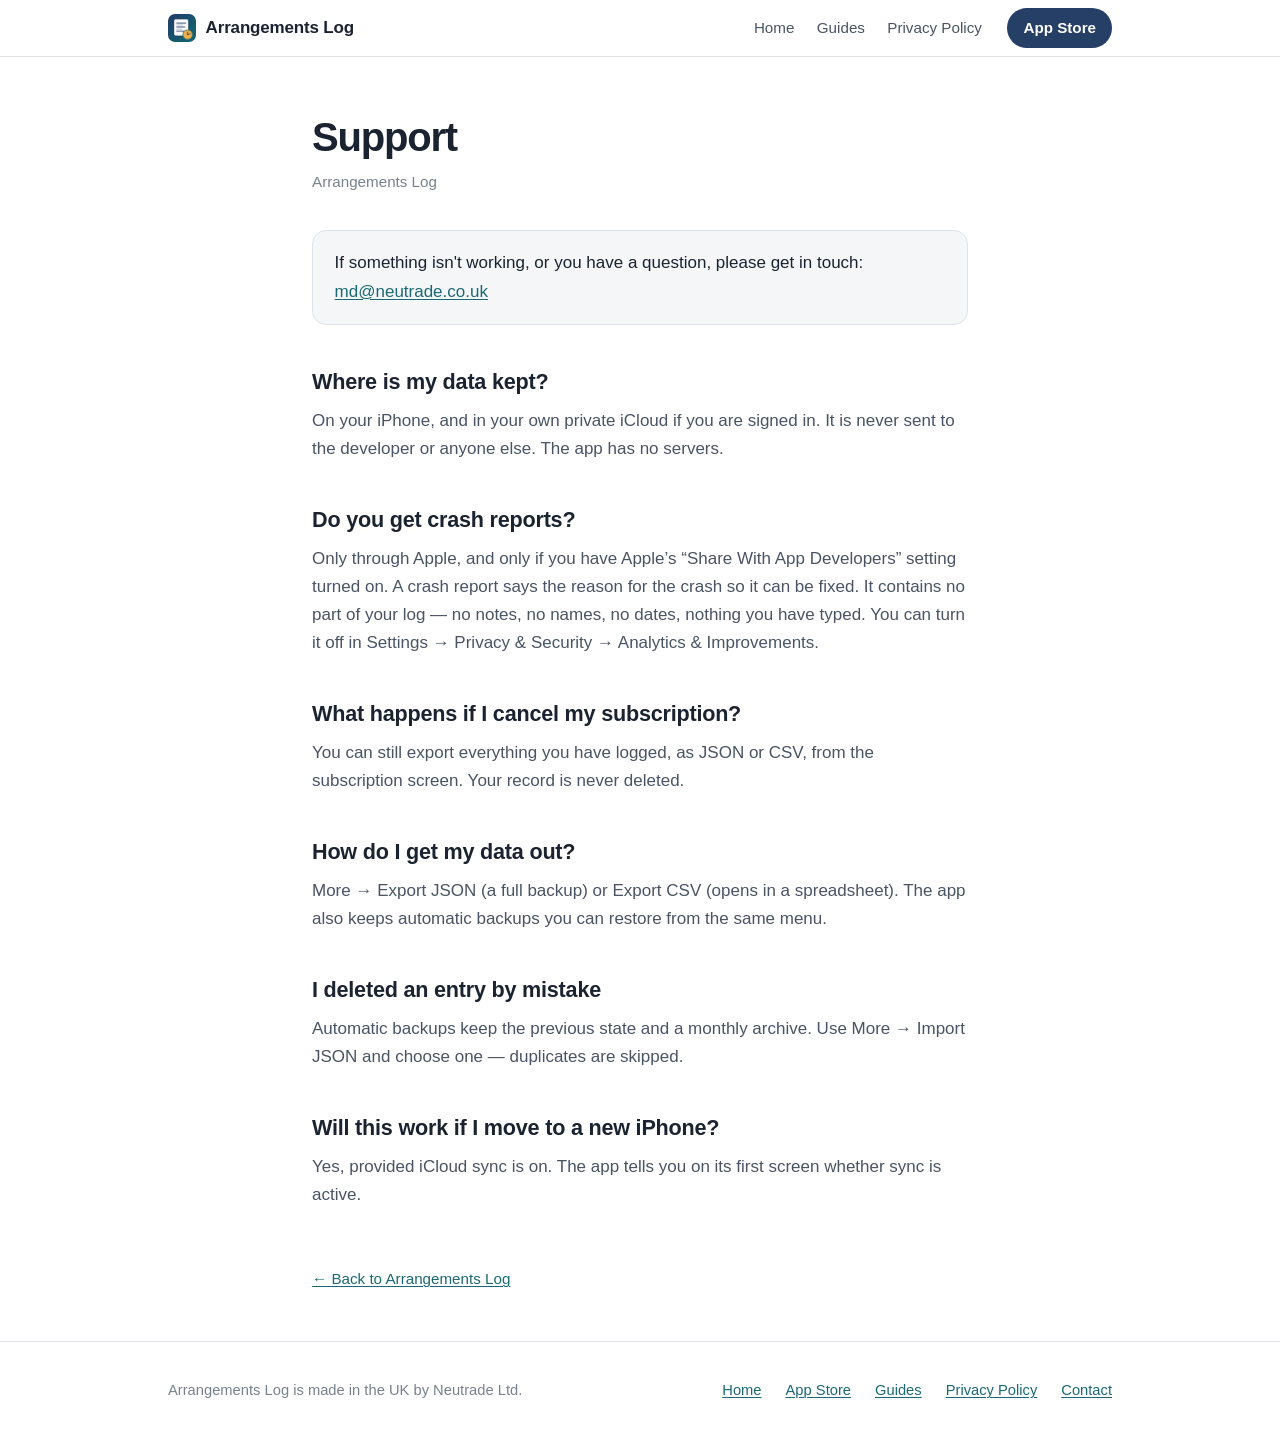
<file: support.html>
<!doctype html>
<html lang="en-GB">
<head>
<meta charset="utf-8">
<meta name="viewport" content="width=device-width, initial-scale=1">
<meta name="apple-itunes-app" content="app-id=6794839974">
<title>Support — Arrangements Log</title>
<meta name="description" content="Help and common questions for Arrangements Log, the private child-contact record for iPhone and iPad.">
<link rel="canonical" href="https://childarrangements.com/support.html">
<link rel="stylesheet" href="style.css">
<link rel="apple-touch-icon" href="assets/icon-180.png">
<link rel="icon" href="assets/icon-64.png" type="image/png">
</head>
<body>

<a class="skip" href="#main">Skip to content</a>

<header class="site-head">
  <div class="wrap">
    <a class="brand" href="index.html">
      <img src="assets/icon-64.png" alt="" width="28" height="28">
      Arrangements Log
    </a>
    <nav class="site-nav" aria-label="Primary">
      <a class="hide-sm" href="index.html">Home</a>
      <a class="hide-sm" href="guides/">Guides</a>
      <a class="hide-sm" href="privacy.html">Privacy Policy</a>
      <a class="btn btn-sm" href="https://apps.apple.com/gb/app/arrangements-log/id6794839974">App&nbsp;Store</a>
    </nav>
  </div>
</header>

<main id="main" class="doc">
  <h1>Support</h1>
  <p class="sub">Arrangements Log</p>

  <div class="card">
    <p>If something isn't working, or you have a question, please get in touch:
    <a href="mailto:md@neutrade.co.uk">md@neutrade.co.uk</a></p>
  </div>

  <h2>Where is my data kept?</h2>
  <p>On your iPhone, and in your own private iCloud if you are signed in. It is
  never sent to the developer or anyone else. The app has no servers.</p>

  <h2>Do you get crash reports?</h2>
  <p>Only through Apple, and only if you have Apple&rsquo;s &ldquo;Share With App
  Developers&rdquo; setting turned on. A crash report says the reason for the crash
  so it can be fixed. It contains no part of your log &mdash; no notes, no names,
  no dates, nothing you have typed. You can turn it off in Settings &rarr; Privacy
  &amp; Security &rarr; Analytics &amp; Improvements.</p>

  <h2>What happens if I cancel my subscription?</h2>
  <p>You can still export everything you have logged, as JSON or CSV, from the
  subscription screen. Your record is never deleted.</p>

  <h2>How do I get my data out?</h2>
  <p>More → Export JSON (a full backup) or Export CSV (opens in a spreadsheet).
  The app also keeps automatic backups you can restore from the same menu.</p>

  <h2>I deleted an entry by mistake</h2>
  <p>Automatic backups keep the previous state and a monthly archive. Use
  More → Import JSON and choose one — duplicates are skipped.</p>

  <h2>Will this work if I move to a new iPhone?</h2>
  <p>Yes, provided iCloud sync is on. The app tells you on its first screen
  whether sync is active.</p>

  <a class="back" href="index.html">&larr; Back to Arrangements Log</a>
</main>

<footer class="site-foot">
  <div class="wrap">
    <span>Arrangements Log is made in the UK by Neutrade Ltd.</span>
    <nav aria-label="Footer">
      <a href="index.html">Home</a>
      <a href="https://apps.apple.com/gb/app/arrangements-log/id6794839974">App Store</a>
      <a href="guides/">Guides</a>
      <a href="privacy.html">Privacy Policy</a>
      <a href="mailto:md@neutrade.co.uk">Contact</a>
    </nav>
  </div>
</footer>

</body>
</html>
</file>
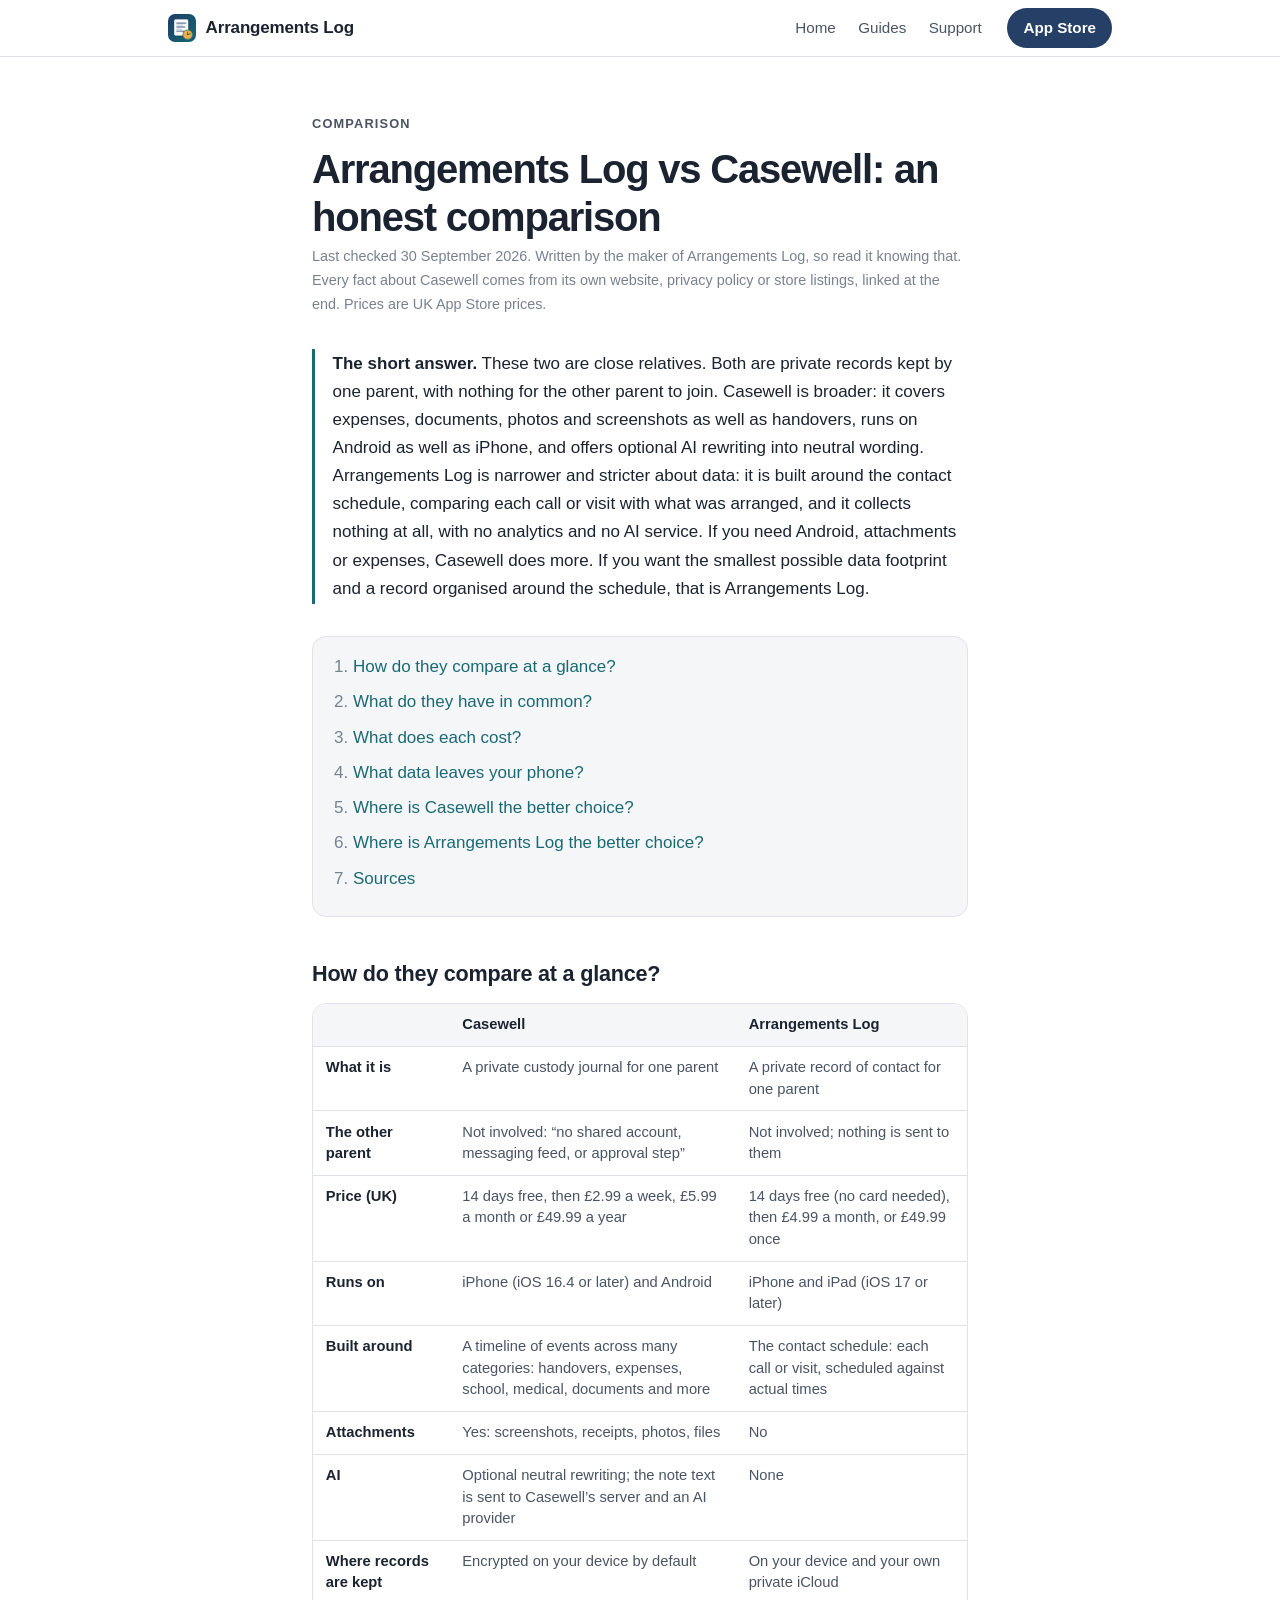
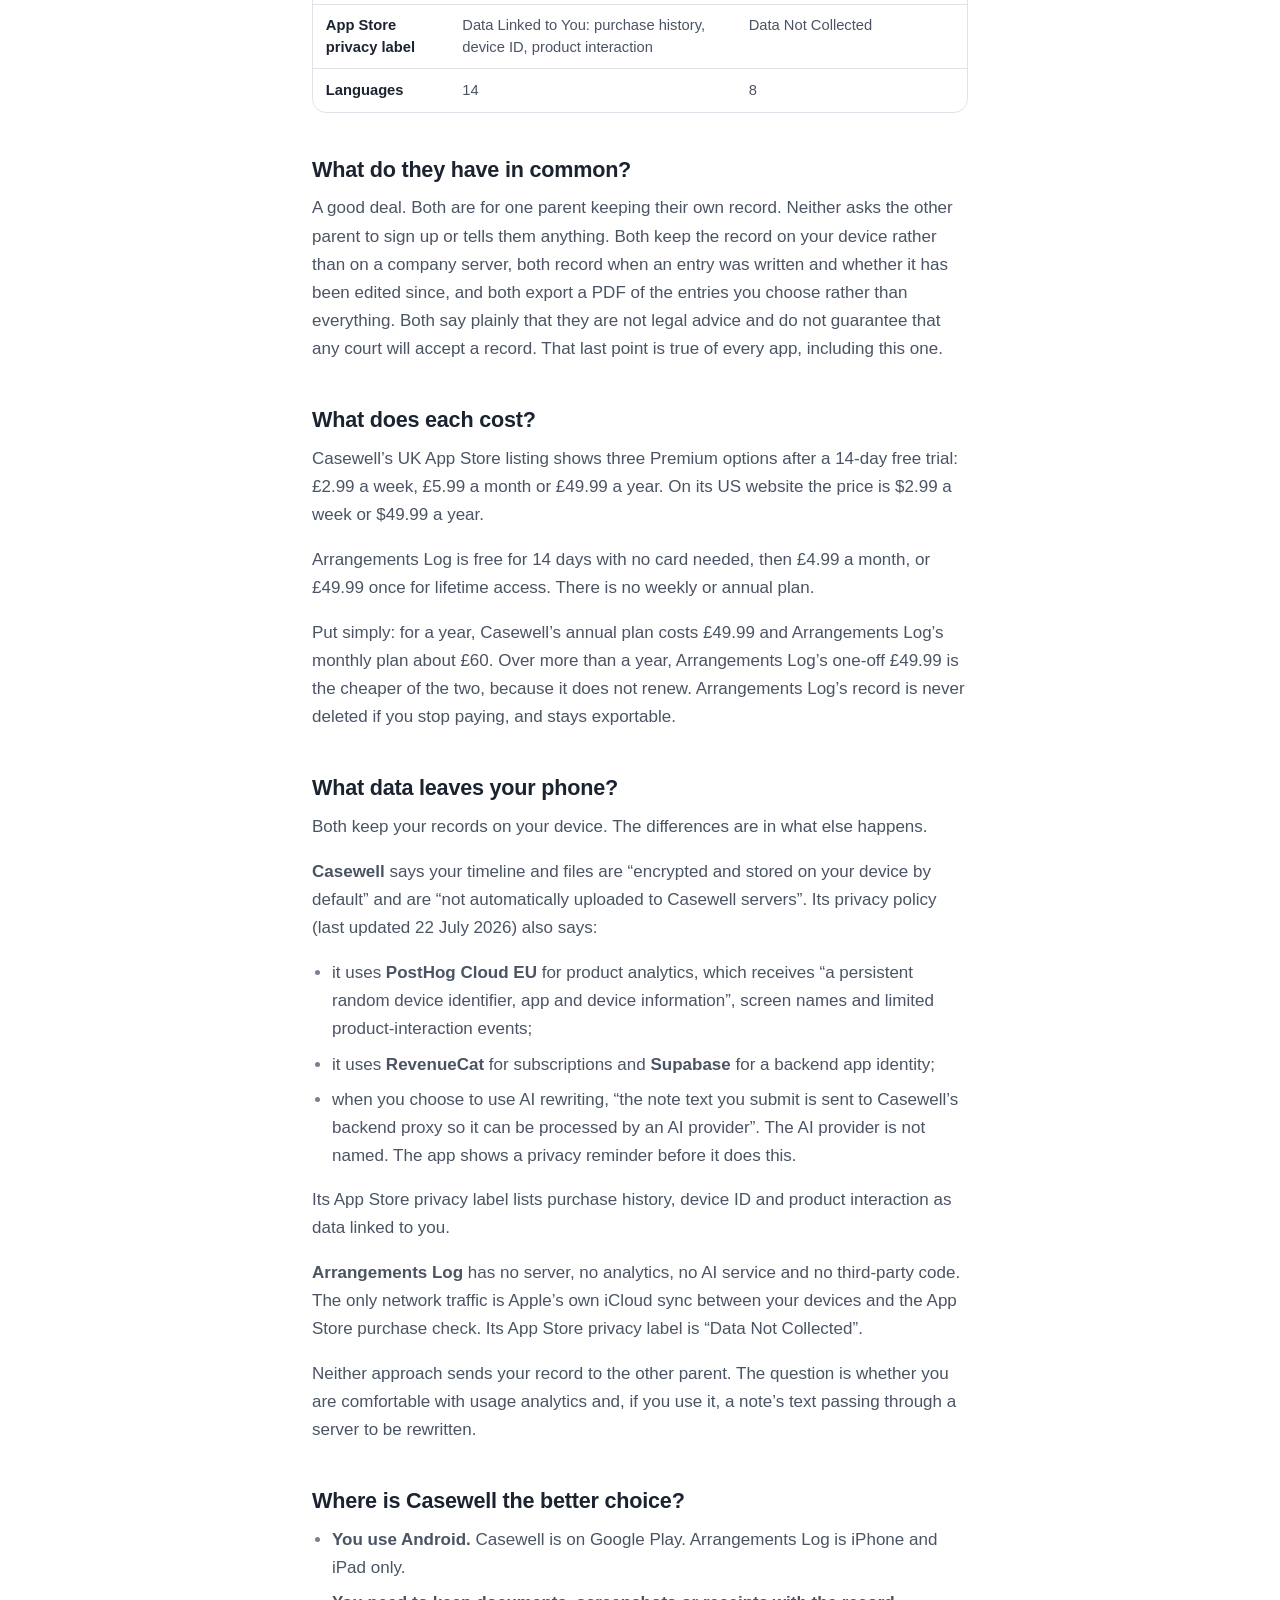
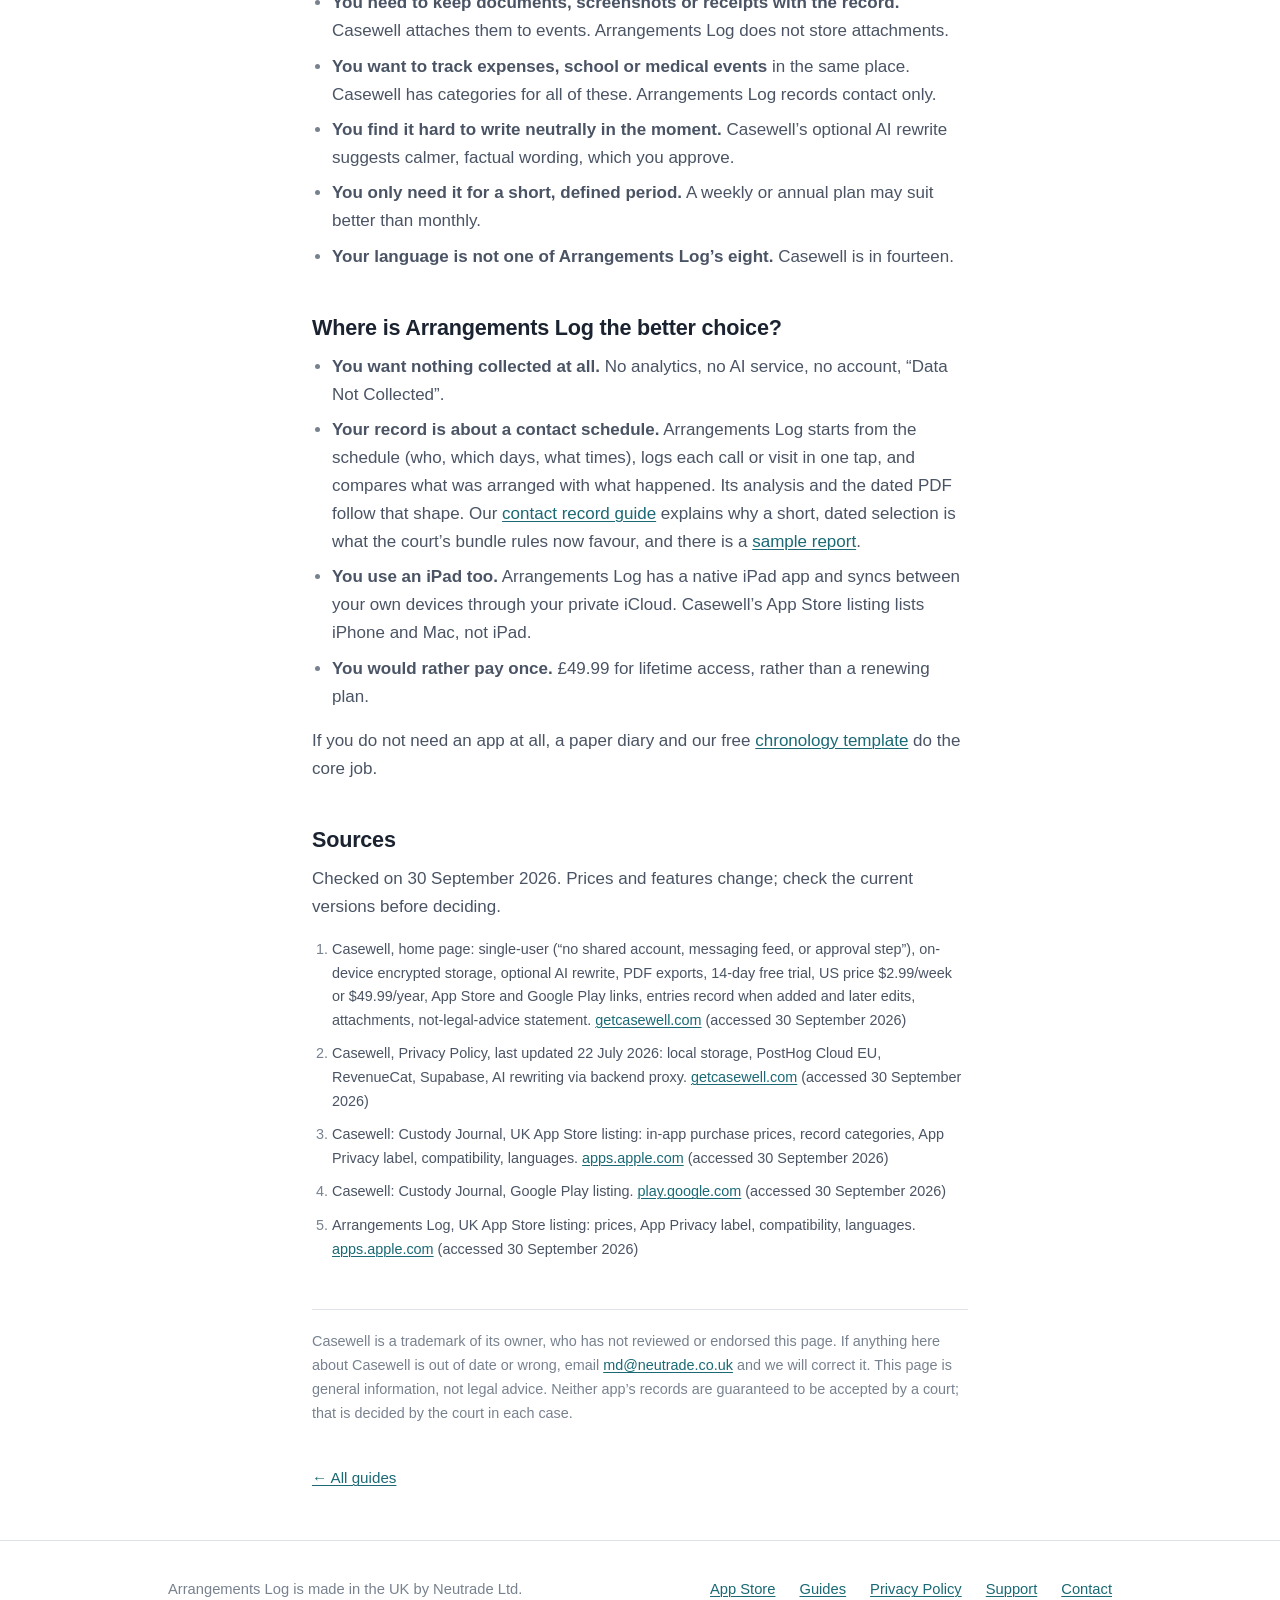
<file: guides/arrangements-log-vs-casewell.html>
<!doctype html>
<html lang="en-GB">
<head>
<meta charset="utf-8">
<meta name="viewport" content="width=device-width, initial-scale=1">
<meta name="apple-itunes-app" content="app-id=6794839974">
<title>Arrangements Log vs Casewell: an honest comparison — Arrangements Log</title>
<meta name="description" content="Casewell and Arrangements Log are both private, single-parent record apps. How they differ on price, platforms, features, AI, analytics and where the data goes. Checked 30 September 2026.">
<link rel="canonical" href="https://childarrangements.com/guides/arrangements-log-vs-casewell.html">
<link rel="stylesheet" href="../style.css">
<link rel="apple-touch-icon" href="../assets/icon-180.png">
<link rel="icon" href="../assets/icon-64.png" type="image/png">

<meta property="og:type" content="article">
<meta property="og:site_name" content="Arrangements Log">
<meta property="og:title" content="Arrangements Log vs Casewell: an honest comparison">
<meta property="og:description" content="Two private record apps for one parent. Where they differ on price, platforms, features and data, each fact with its source.">
<meta property="og:url" content="https://childarrangements.com/guides/arrangements-log-vs-casewell.html">
<meta property="og:image" content="https://childarrangements.com/assets/icon-512.png">
<meta property="og:locale" content="en_GB">
<meta name="twitter:card" content="summary">

<script type="application/ld+json">
{
  "@context": "https://schema.org",
  "@type": "Article",
  "headline": "Arrangements Log vs Casewell: an honest comparison",
  "description": "Casewell and Arrangements Log are both private, single-parent record apps. How they differ on price, platforms, features, AI, analytics and where the data goes.",
  "datePublished": "2026-09-30",
  "dateModified": "2026-09-30",
  "inLanguage": "en-GB",
  "author": { "@type": "Organization", "name": "Neutrade Ltd" },
  "publisher": { "@type": "Organization", "name": "Arrangements Log", "url": "https://childarrangements.com/" },
  "mainEntityOfPage": "https://childarrangements.com/guides/arrangements-log-vs-casewell.html",
  "about": ["Custody journal apps", "Casewell", "Arrangements Log", "Child arrangements"]
}
</script>
</head>
<body>

<a class="skip" href="#main">Skip to content</a>

<header class="site-head">
  <div class="wrap">
    <a class="brand" href="../index.html">
      <img src="../assets/icon-64.png" alt="" width="28" height="28">
      Arrangements Log
    </a>
    <nav class="site-nav" aria-label="Primary">
      <a class="hide-sm" href="../index.html">Home</a>
      <a class="hide-sm" href="index.html">Guides</a>
      <a class="hide-sm" href="../support.html">Support</a>
      <a class="btn btn-sm" href="https://apps.apple.com/gb/app/arrangements-log/id6794839974">App&nbsp;Store</a>
    </nav>
  </div>
</header>

<main id="main" class="doc">
  <p class="eyebrow">Comparison</p>
  <h1>Arrangements Log vs Casewell: an honest comparison</h1>
  <p class="meta">Last checked 30 September 2026. Written by the maker of Arrangements Log, so read it knowing that. Every fact about Casewell comes from its own website, privacy policy or store listings, linked at the end. Prices are UK App Store prices.</p>

  <div class="answer">
    <p><strong>The short answer.</strong> These two are close relatives. Both are private records kept by one parent, with nothing for the other parent to join. Casewell is broader: it covers expenses, documents, photos and screenshots as well as handovers, runs on Android as well as iPhone, and offers optional AI rewriting into neutral wording. Arrangements Log is narrower and stricter about data: it is built around the contact schedule, comparing each call or visit with what was arranged, and it collects nothing at all, with no analytics and no AI service. If you need Android, attachments or expenses, Casewell does more. If you want the smallest possible data footprint and a record organised around the schedule, that is Arrangements Log.</p>
  </div>

  <nav class="toc" aria-label="On this page">
    <ol>
      <li><a href="#at-a-glance">How do they compare at a glance?</a></li>
      <li><a href="#same">What do they have in common?</a></li>
      <li><a href="#cost">What does each cost?</a></li>
      <li><a href="#data">What data leaves your phone?</a></li>
      <li><a href="#casewell-better">Where is Casewell the better choice?</a></li>
      <li><a href="#al-better">Where is Arrangements Log the better choice?</a></li>
      <li><a href="#sources">Sources</a></li>
    </ol>
  </nav>

  <h2 id="at-a-glance">How do they compare at a glance?</h2>
  <div class="table-wrap">
    <table>
      <thead>
        <tr><th scope="col"></th><th scope="col">Casewell</th><th scope="col">Arrangements Log</th></tr>
      </thead>
      <tbody>
        <tr><th scope="row">What it is</th><td>A private custody journal for one parent</td><td>A private record of contact for one parent</td></tr>
        <tr><th scope="row">The other parent</th><td>Not involved: &ldquo;no shared account, messaging feed, or approval step&rdquo;</td><td>Not involved; nothing is sent to them</td></tr>
        <tr><th scope="row">Price (UK)</th><td>14 days free, then &pound;2.99 a week, &pound;5.99 a month or &pound;49.99 a year</td><td>14 days free (no card needed), then &pound;4.99 a month, or &pound;49.99 once</td></tr>
        <tr><th scope="row">Runs on</th><td>iPhone (iOS 16.4 or later) and Android</td><td>iPhone and iPad (iOS 17 or later)</td></tr>
        <tr><th scope="row">Built around</th><td>A timeline of events across many categories: handovers, expenses, school, medical, documents and more</td><td>The contact schedule: each call or visit, scheduled against actual times</td></tr>
        <tr><th scope="row">Attachments</th><td>Yes: screenshots, receipts, photos, files</td><td>No</td></tr>
        <tr><th scope="row">AI</th><td>Optional neutral rewriting; the note text is sent to Casewell&rsquo;s server and an AI provider</td><td>None</td></tr>
        <tr><th scope="row">Where records are kept</th><td>Encrypted on your device by default</td><td>On your device and your own private iCloud</td></tr>
        <tr><th scope="row">App Store privacy label</th><td>Data Linked to You: purchase history, device ID, product interaction</td><td>Data Not Collected</td></tr>
        <tr><th scope="row">Languages</th><td>14</td><td>8</td></tr>
      </tbody>
    </table>
  </div>

  <h2 id="same">What do they have in common?</h2>
  <p>A good deal. Both are for one parent keeping their own record. Neither asks the other parent to sign up or tells them anything. Both keep the record on your device rather than on a company server, both record when an entry was written and whether it has been edited since, and both export a PDF of the entries you choose rather than everything. Both say plainly that they are not legal advice and do not guarantee that any court will accept a record. That last point is true of every app, including this one.</p>

  <h2 id="cost">What does each cost?</h2>
  <p>Casewell&rsquo;s UK App Store listing shows three Premium options after a 14-day free trial: &pound;2.99 a week, &pound;5.99 a month or &pound;49.99 a year. On its US website the price is $2.99 a week or $49.99 a year.</p>
  <p>Arrangements Log is free for 14 days with no card needed, then &pound;4.99 a month, or &pound;49.99 once for lifetime access. There is no weekly or annual plan.</p>
  <p>Put simply: for a year, Casewell&rsquo;s annual plan costs &pound;49.99 and Arrangements Log&rsquo;s monthly plan about &pound;60. Over more than a year, Arrangements Log&rsquo;s one-off &pound;49.99 is the cheaper of the two, because it does not renew. Arrangements Log&rsquo;s record is never deleted if you stop paying, and stays exportable.</p>

  <h2 id="data">What data leaves your phone?</h2>
  <p>Both keep your records on your device. The differences are in what else happens.</p>
  <p><strong>Casewell</strong> says your timeline and files are &ldquo;encrypted and stored on your device by default&rdquo; and are &ldquo;not automatically uploaded to Casewell servers&rdquo;. Its privacy policy (last updated 22 July 2026) also says:</p>
  <ul>
    <li>it uses <strong>PostHog Cloud EU</strong> for product analytics, which receives &ldquo;a persistent random device identifier, app and device information&rdquo;, screen names and limited product-interaction events;</li>
    <li>it uses <strong>RevenueCat</strong> for subscriptions and <strong>Supabase</strong> for a backend app identity;</li>
    <li>when you choose to use AI rewriting, &ldquo;the note text you submit is sent to Casewell&rsquo;s backend proxy so it can be processed by an AI provider&rdquo;. The AI provider is not named. The app shows a privacy reminder before it does this.</li>
  </ul>
  <p>Its App Store privacy label lists purchase history, device ID and product interaction as data linked to you.</p>
  <p><strong>Arrangements Log</strong> has no server, no analytics, no AI service and no third-party code. The only network traffic is Apple&rsquo;s own iCloud sync between your devices and the App Store purchase check. Its App Store privacy label is &ldquo;Data Not Collected&rdquo;.</p>
  <p>Neither approach sends your record to the other parent. The question is whether you are comfortable with usage analytics and, if you use it, a note&rsquo;s text passing through a server to be rewritten.</p>

  <h2 id="casewell-better">Where is Casewell the better choice?</h2>
  <ul>
    <li><strong>You use Android.</strong> Casewell is on Google Play. Arrangements Log is iPhone and iPad only.</li>
    <li><strong>You need to keep documents, screenshots or receipts with the record.</strong> Casewell attaches them to events. Arrangements Log does not store attachments.</li>
    <li><strong>You want to track expenses, school or medical events</strong> in the same place. Casewell has categories for all of these. Arrangements Log records contact only.</li>
    <li><strong>You find it hard to write neutrally in the moment.</strong> Casewell&rsquo;s optional AI rewrite suggests calmer, factual wording, which you approve.</li>
    <li><strong>You only need it for a short, defined period.</strong> A weekly or annual plan may suit better than monthly.</li>
    <li><strong>Your language is not one of Arrangements Log&rsquo;s eight.</strong> Casewell is in fourteen.</li>
  </ul>

  <h2 id="al-better">Where is Arrangements Log the better choice?</h2>
  <ul>
    <li><strong>You want nothing collected at all.</strong> No analytics, no AI service, no account, &ldquo;Data Not Collected&rdquo;.</li>
    <li><strong>Your record is about a contact schedule.</strong> Arrangements Log starts from the schedule (who, which days, what times), logs each call or visit in one tap, and compares what was arranged with what happened. Its analysis and the dated PDF follow that shape. Our <a href="keeping-a-contact-record.html">contact record guide</a> explains why a short, dated selection is what the court&rsquo;s bundle rules now favour, and there is a <a href="arrangements-log-sample-report.pdf">sample report</a>.</li>
    <li><strong>You use an iPad too.</strong> Arrangements Log has a native iPad app and syncs between your own devices through your private iCloud. Casewell&rsquo;s App Store listing lists iPhone and Mac, not iPad.</li>
    <li><strong>You would rather pay once.</strong> &pound;49.99 for lifetime access, rather than a renewing plan.</li>
  </ul>
  <p>If you do not need an app at all, a paper diary and our free <a href="chronology-template.html">chronology template</a> do the core job.</p>

  <h2 id="sources">Sources</h2>
  <p>Checked on 30 September 2026. Prices and features change; check the current versions before deciding.</p>
  <ol class="sources">
    <li>Casewell, home page: single-user (&ldquo;no shared account, messaging feed, or approval step&rdquo;), on-device encrypted storage, optional AI rewrite, PDF exports, 14-day free trial, US price $2.99/week or $49.99/year, App Store and Google Play links, entries record when added and later edits, attachments, not-legal-advice statement. <a href="https://getcasewell.com/">getcasewell.com</a> (accessed 30 September 2026)</li>
    <li>Casewell, Privacy Policy, last updated 22 July 2026: local storage, PostHog Cloud EU, RevenueCat, Supabase, AI rewriting via backend proxy. <a href="https://getcasewell.com/privacy.html">getcasewell.com</a> (accessed 30 September 2026)</li>
    <li>Casewell: Custody Journal, UK App Store listing: in-app purchase prices, record categories, App Privacy label, compatibility, languages. <a href="https://apps.apple.com/gb/app/casewell-custody-journal/id6776193895">apps.apple.com</a> (accessed 30 September 2026)</li>
    <li>Casewell: Custody Journal, Google Play listing. <a href="https://play.google.com/store/apps/details?id=app.casewell.mobile">play.google.com</a> (accessed 30 September 2026)</li>
    <li>Arrangements Log, UK App Store listing: prices, App Privacy label, compatibility, languages. <a href="https://apps.apple.com/gb/app/arrangements-log/id6794839974">apps.apple.com</a> (accessed 30 September 2026)</li>
  </ol>

  <div class="disclaimer">
    <p>Casewell is a trademark of its owner, who has not reviewed or endorsed this page. If anything here about Casewell is out of date or wrong, email <a href="mailto:md@neutrade.co.uk">md@neutrade.co.uk</a> and we will correct it. This page is general information, not legal advice. Neither app&rsquo;s records are guaranteed to be accepted by a court; that is decided by the court in each case.</p>
  </div>

  <a class="back" href="index.html">&larr; All guides</a>
</main>

<footer class="site-foot">
  <div class="wrap">
    <span>Arrangements Log is made in the UK by Neutrade Ltd.</span>
    <nav aria-label="Footer">
      <a href="https://apps.apple.com/gb/app/arrangements-log/id6794839974">App Store</a>
      <a href="index.html">Guides</a>
      <a href="../privacy.html">Privacy Policy</a>
      <a href="../support.html">Support</a>
      <a href="mailto:md@neutrade.co.uk">Contact</a>
    </nav>
  </div>
</footer>

</body>
</html>
</file>
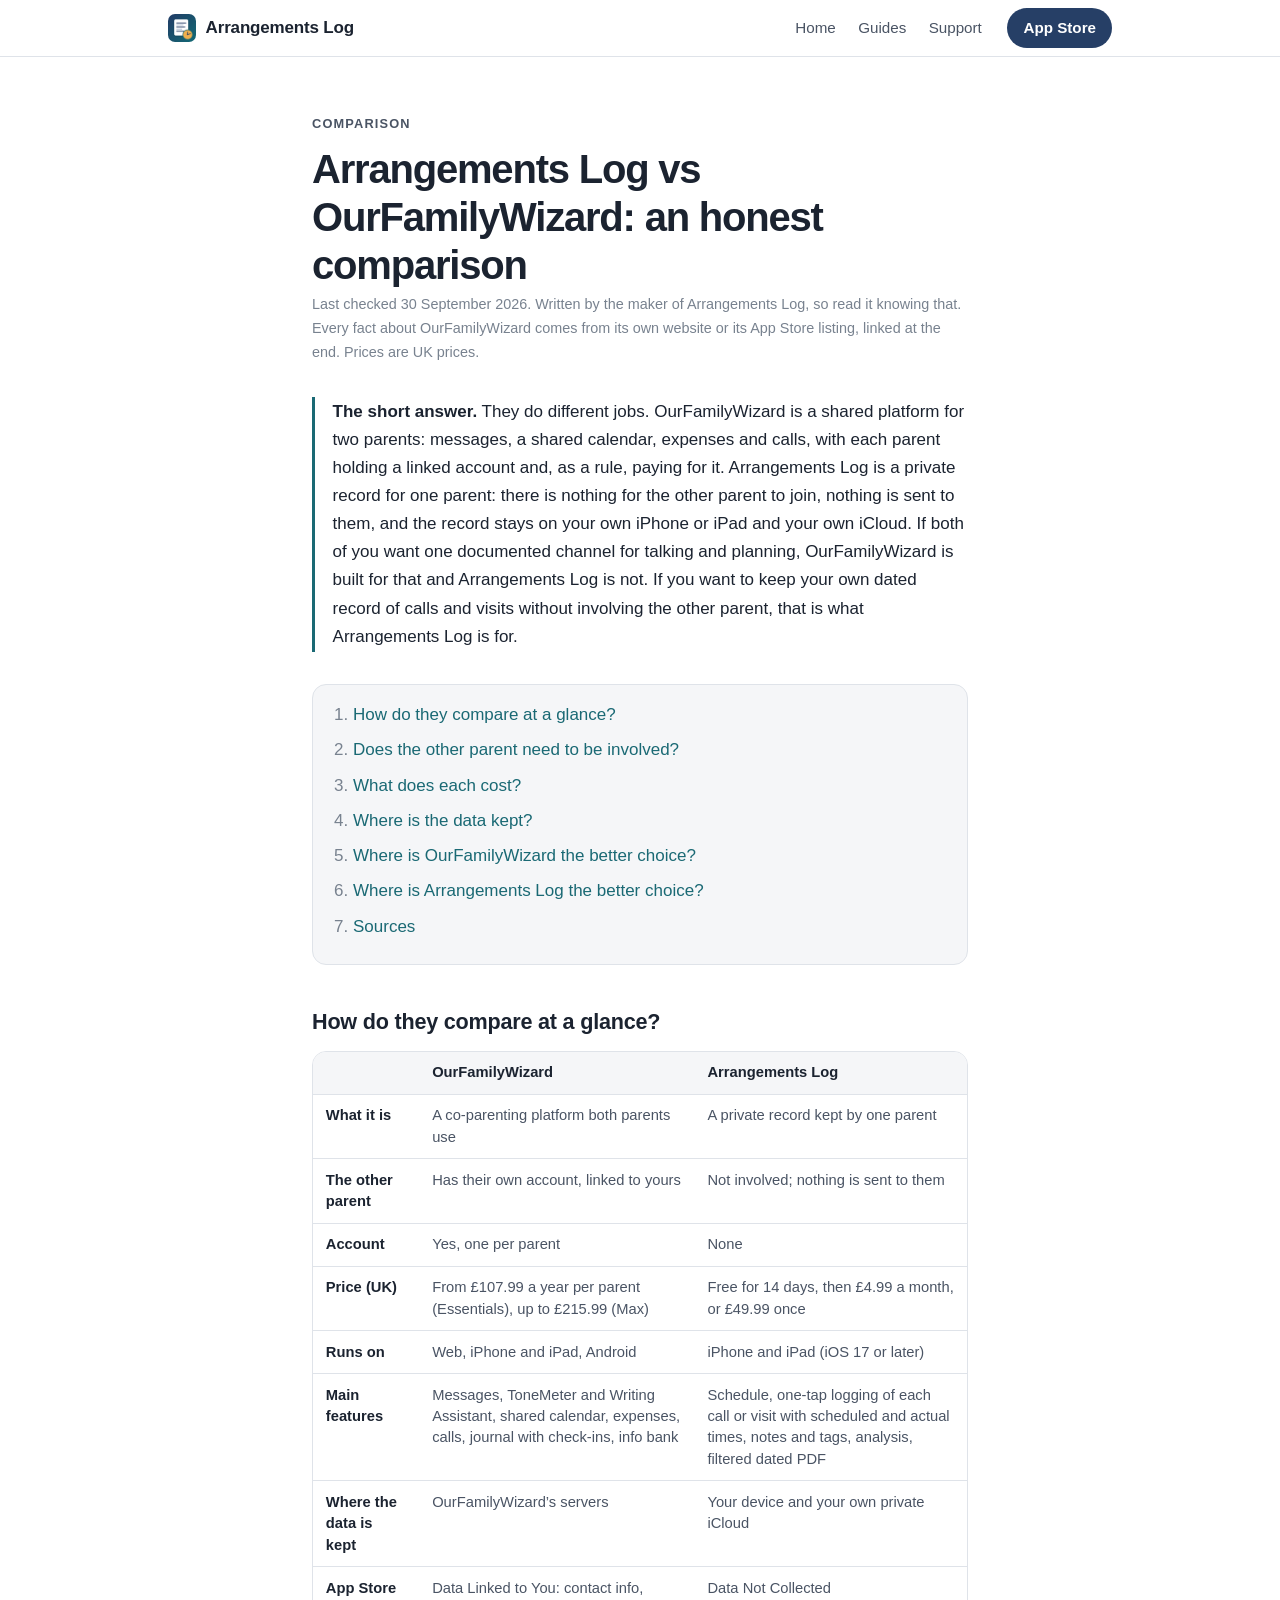
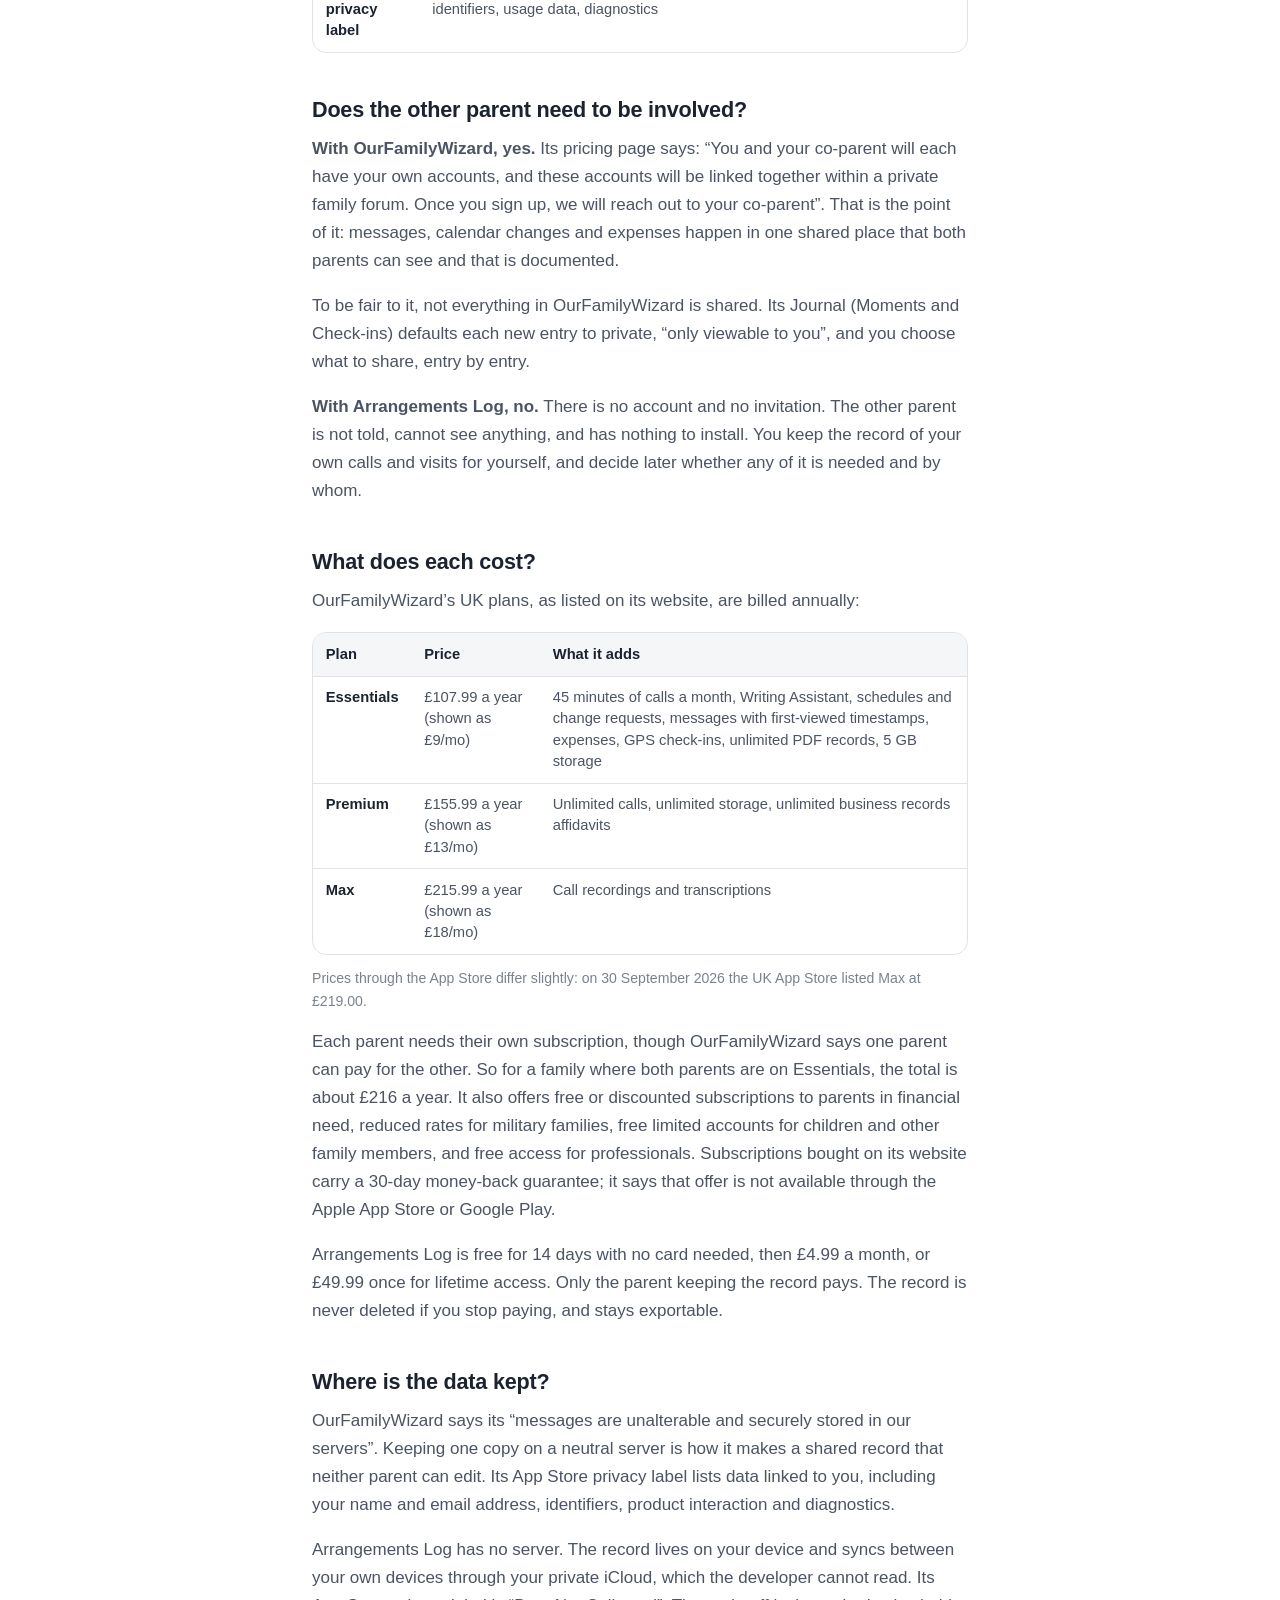
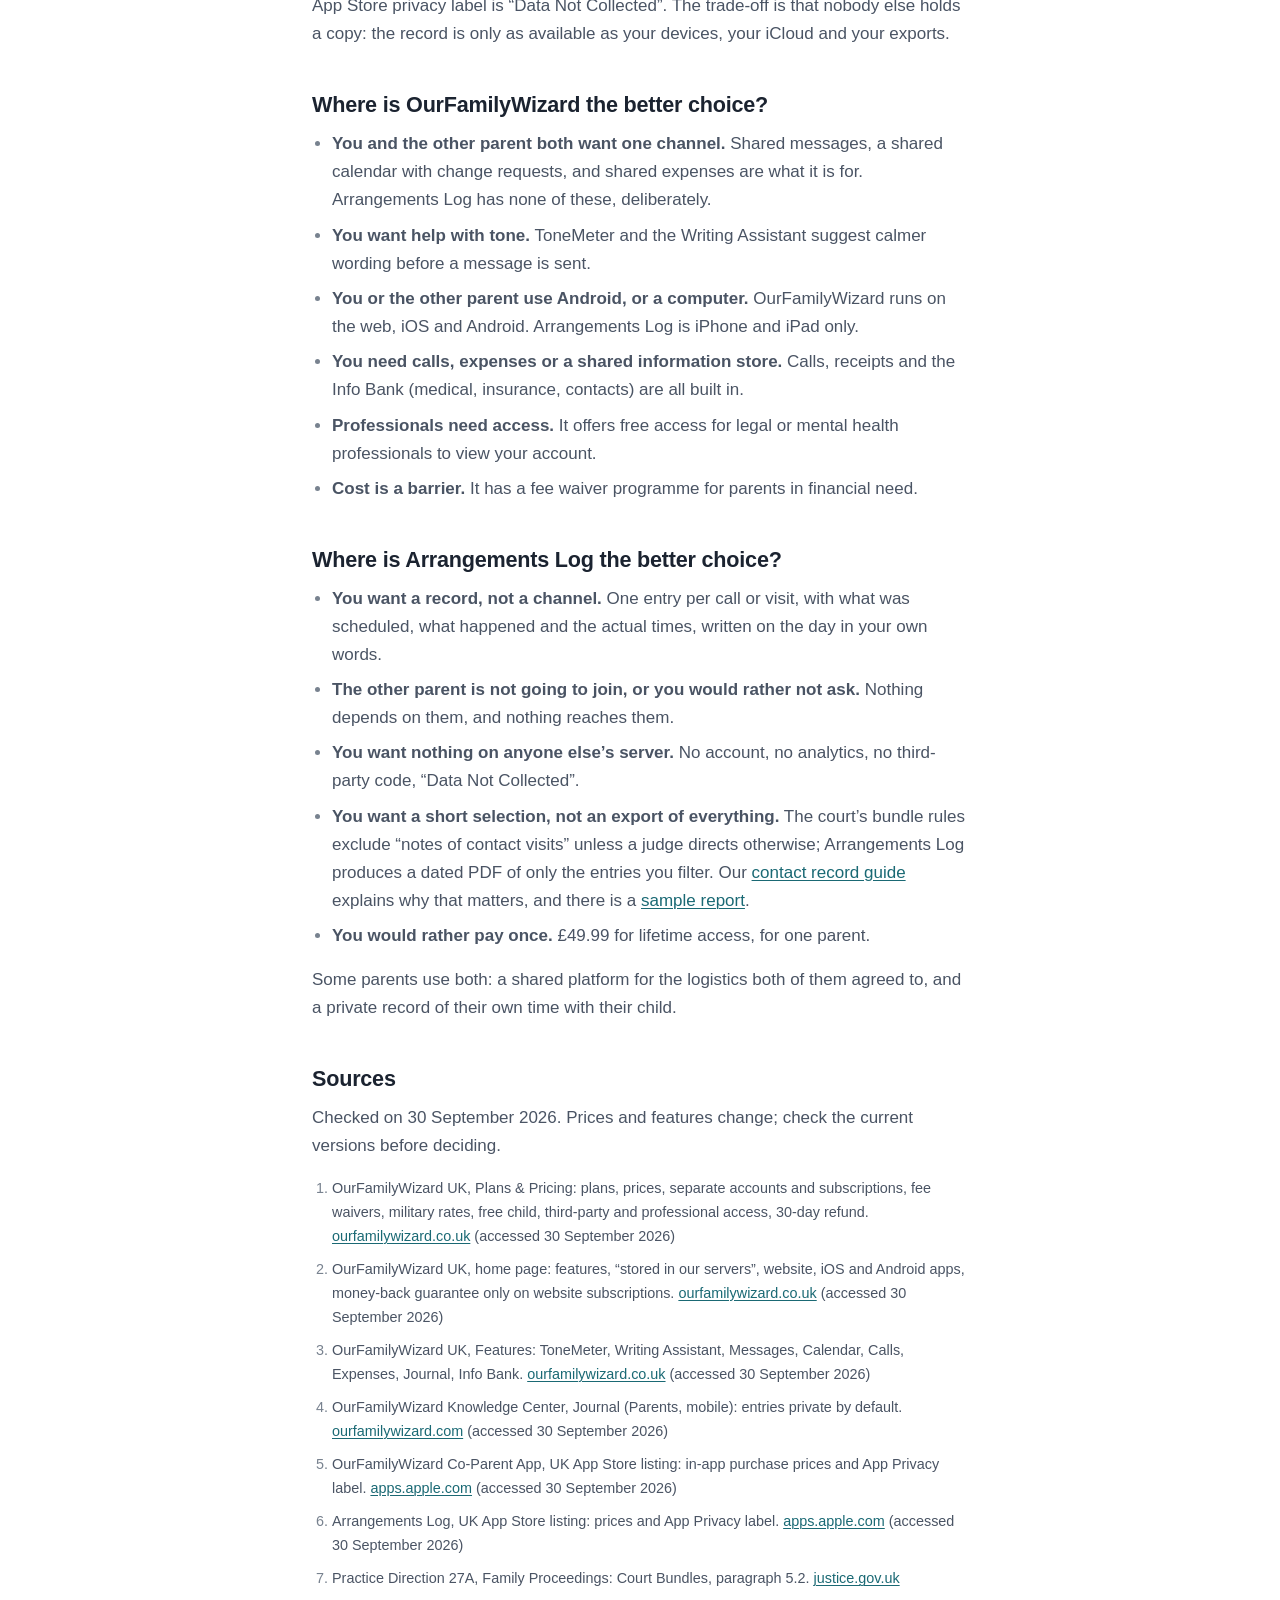
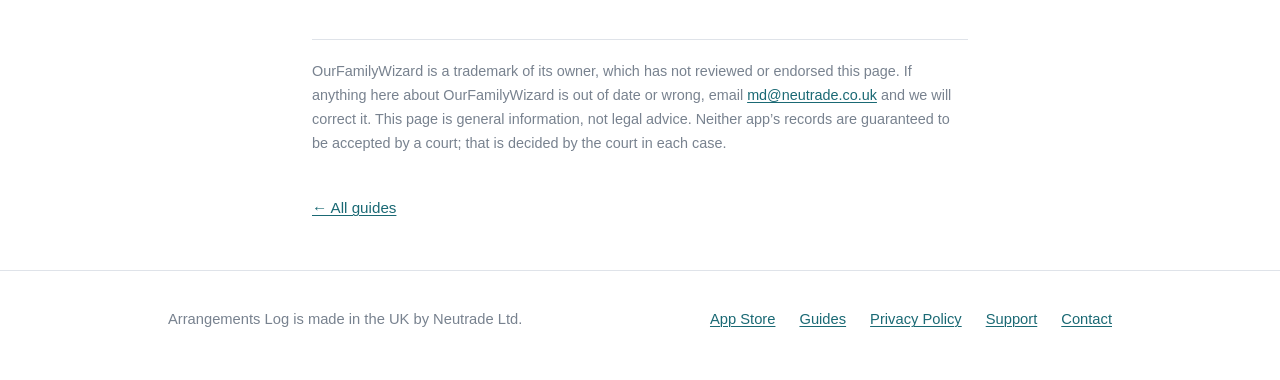
<file: guides/arrangements-log-vs-ourfamilywizard.html>
<!doctype html>
<html lang="en-GB">
<head>
<meta charset="utf-8">
<meta name="viewport" content="width=device-width, initial-scale=1">
<meta name="apple-itunes-app" content="app-id=6794839974">
<title>Arrangements Log vs OurFamilyWizard: an honest comparison — Arrangements Log</title>
<meta name="description" content="OurFamilyWizard is a shared platform both parents join; Arrangements Log is a private record for one parent. What each does, what each costs in the UK, where the data is kept, and which suits whom. Checked 30 September 2026.">
<link rel="canonical" href="https://childarrangements.com/guides/arrangements-log-vs-ourfamilywizard.html">
<link rel="stylesheet" href="../style.css">
<link rel="apple-touch-icon" href="../assets/icon-180.png">
<link rel="icon" href="../assets/icon-64.png" type="image/png">

<meta property="og:type" content="article">
<meta property="og:site_name" content="Arrangements Log">
<meta property="og:title" content="Arrangements Log vs OurFamilyWizard: an honest comparison">
<meta property="og:description" content="A shared two-parent platform and a private one-parent record do different jobs. Prices, data and features, each with its source.">
<meta property="og:url" content="https://childarrangements.com/guides/arrangements-log-vs-ourfamilywizard.html">
<meta property="og:image" content="https://childarrangements.com/assets/icon-512.png">
<meta property="og:locale" content="en_GB">
<meta name="twitter:card" content="summary">

<script type="application/ld+json">
{
  "@context": "https://schema.org",
  "@type": "Article",
  "headline": "Arrangements Log vs OurFamilyWizard: an honest comparison",
  "description": "OurFamilyWizard is a shared platform both parents join; Arrangements Log is a private record for one parent. What each does, what each costs in the UK, and where the data is kept.",
  "datePublished": "2026-09-30",
  "dateModified": "2026-09-30",
  "inLanguage": "en-GB",
  "author": { "@type": "Organization", "name": "Neutrade Ltd" },
  "publisher": { "@type": "Organization", "name": "Arrangements Log", "url": "https://childarrangements.com/" },
  "mainEntityOfPage": "https://childarrangements.com/guides/arrangements-log-vs-ourfamilywizard.html",
  "about": ["Co-parenting apps", "OurFamilyWizard", "Arrangements Log", "Child arrangements"]
}
</script>
</head>
<body>

<a class="skip" href="#main">Skip to content</a>

<header class="site-head">
  <div class="wrap">
    <a class="brand" href="../index.html">
      <img src="../assets/icon-64.png" alt="" width="28" height="28">
      Arrangements Log
    </a>
    <nav class="site-nav" aria-label="Primary">
      <a class="hide-sm" href="../index.html">Home</a>
      <a class="hide-sm" href="index.html">Guides</a>
      <a class="hide-sm" href="../support.html">Support</a>
      <a class="btn btn-sm" href="https://apps.apple.com/gb/app/arrangements-log/id6794839974">App&nbsp;Store</a>
    </nav>
  </div>
</header>

<main id="main" class="doc">
  <p class="eyebrow">Comparison</p>
  <h1>Arrangements Log vs OurFamilyWizard: an honest comparison</h1>
  <p class="meta">Last checked 30 September 2026. Written by the maker of Arrangements Log, so read it knowing that. Every fact about OurFamilyWizard comes from its own website or its App Store listing, linked at the end. Prices are UK prices.</p>

  <div class="answer">
    <p><strong>The short answer.</strong> They do different jobs. OurFamilyWizard is a shared platform for two parents: messages, a shared calendar, expenses and calls, with each parent holding a linked account and, as a rule, paying for it. Arrangements Log is a private record for one parent: there is nothing for the other parent to join, nothing is sent to them, and the record stays on your own iPhone or iPad and your own iCloud. If both of you want one documented channel for talking and planning, OurFamilyWizard is built for that and Arrangements Log is not. If you want to keep your own dated record of calls and visits without involving the other parent, that is what Arrangements Log is for.</p>
  </div>

  <nav class="toc" aria-label="On this page">
    <ol>
      <li><a href="#at-a-glance">How do they compare at a glance?</a></li>
      <li><a href="#other-parent">Does the other parent need to be involved?</a></li>
      <li><a href="#cost">What does each cost?</a></li>
      <li><a href="#data">Where is the data kept?</a></li>
      <li><a href="#ofw-better">Where is OurFamilyWizard the better choice?</a></li>
      <li><a href="#al-better">Where is Arrangements Log the better choice?</a></li>
      <li><a href="#sources">Sources</a></li>
    </ol>
  </nav>

  <h2 id="at-a-glance">How do they compare at a glance?</h2>
  <div class="table-wrap">
    <table>
      <thead>
        <tr><th scope="col"></th><th scope="col">OurFamilyWizard</th><th scope="col">Arrangements Log</th></tr>
      </thead>
      <tbody>
        <tr><th scope="row">What it is</th><td>A co-parenting platform both parents use</td><td>A private record kept by one parent</td></tr>
        <tr><th scope="row">The other parent</th><td>Has their own account, linked to yours</td><td>Not involved; nothing is sent to them</td></tr>
        <tr><th scope="row">Account</th><td>Yes, one per parent</td><td>None</td></tr>
        <tr><th scope="row">Price (UK)</th><td>From &pound;107.99 a year per parent (Essentials), up to &pound;215.99 (Max)</td><td>Free for 14 days, then &pound;4.99 a month, or &pound;49.99 once</td></tr>
        <tr><th scope="row">Runs on</th><td>Web, iPhone and iPad, Android</td><td>iPhone and iPad (iOS 17 or later)</td></tr>
        <tr><th scope="row">Main features</th><td>Messages, ToneMeter and Writing Assistant, shared calendar, expenses, calls, journal with check-ins, info bank</td><td>Schedule, one-tap logging of each call or visit with scheduled and actual times, notes and tags, analysis, filtered dated PDF</td></tr>
        <tr><th scope="row">Where the data is kept</th><td>OurFamilyWizard&rsquo;s servers</td><td>Your device and your own private iCloud</td></tr>
        <tr><th scope="row">App Store privacy label</th><td>Data Linked to You: contact info, identifiers, usage data, diagnostics</td><td>Data Not Collected</td></tr>
      </tbody>
    </table>
  </div>

  <h2 id="other-parent">Does the other parent need to be involved?</h2>
  <p><strong>With OurFamilyWizard, yes.</strong> Its pricing page says: &ldquo;You and your co-parent will each have your own accounts, and these accounts will be linked together within a private family forum. Once you sign up, we will reach out to your co-parent&rdquo;. That is the point of it: messages, calendar changes and expenses happen in one shared place that both parents can see and that is documented.</p>
  <p>To be fair to it, not everything in OurFamilyWizard is shared. Its Journal (Moments and Check-ins) defaults each new entry to private, &ldquo;only viewable to you&rdquo;, and you choose what to share, entry by entry.</p>
  <p><strong>With Arrangements Log, no.</strong> There is no account and no invitation. The other parent is not told, cannot see anything, and has nothing to install. You keep the record of your own calls and visits for yourself, and decide later whether any of it is needed and by whom.</p>

  <h2 id="cost">What does each cost?</h2>
  <p>OurFamilyWizard&rsquo;s UK plans, as listed on its website, are billed annually:</p>
  <div class="table-wrap">
    <table>
      <thead>
        <tr><th scope="col">Plan</th><th scope="col">Price</th><th scope="col">What it adds</th></tr>
      </thead>
      <tbody>
        <tr><th scope="row">Essentials</th><td>&pound;107.99 a year (shown as &pound;9/mo)</td><td>45 minutes of calls a month, Writing Assistant, schedules and change requests, messages with first-viewed timestamps, expenses, GPS check-ins, unlimited PDF records, 5 GB storage</td></tr>
        <tr><th scope="row">Premium</th><td>&pound;155.99 a year (shown as &pound;13/mo)</td><td>Unlimited calls, unlimited storage, unlimited business records affidavits</td></tr>
        <tr><th scope="row">Max</th><td>&pound;215.99 a year (shown as &pound;18/mo)</td><td>Call recordings and transcriptions</td></tr>
      </tbody>
    </table>
  </div>
  <p class="table-note">Prices through the App Store differ slightly: on 30 September 2026 the UK App Store listed Max at &pound;219.00.</p>
  <p>Each parent needs their own subscription, though OurFamilyWizard says one parent can pay for the other. So for a family where both parents are on Essentials, the total is about &pound;216 a year. It also offers free or discounted subscriptions to parents in financial need, reduced rates for military families, free limited accounts for children and other family members, and free access for professionals. Subscriptions bought on its website carry a 30-day money-back guarantee; it says that offer is not available through the Apple App Store or Google Play.</p>
  <p>Arrangements Log is free for 14 days with no card needed, then &pound;4.99 a month, or &pound;49.99 once for lifetime access. Only the parent keeping the record pays. The record is never deleted if you stop paying, and stays exportable.</p>

  <h2 id="data">Where is the data kept?</h2>
  <p>OurFamilyWizard says its &ldquo;messages are unalterable and securely stored in our servers&rdquo;. Keeping one copy on a neutral server is how it makes a shared record that neither parent can edit. Its App Store privacy label lists data linked to you, including your name and email address, identifiers, product interaction and diagnostics.</p>
  <p>Arrangements Log has no server. The record lives on your device and syncs between your own devices through your private iCloud, which the developer cannot read. Its App Store privacy label is &ldquo;Data Not Collected&rdquo;. The trade-off is that nobody else holds a copy: the record is only as available as your devices, your iCloud and your exports.</p>

  <h2 id="ofw-better">Where is OurFamilyWizard the better choice?</h2>
  <ul>
    <li><strong>You and the other parent both want one channel.</strong> Shared messages, a shared calendar with change requests, and shared expenses are what it is for. Arrangements Log has none of these, deliberately.</li>
    <li><strong>You want help with tone.</strong> ToneMeter and the Writing Assistant suggest calmer wording before a message is sent.</li>
    <li><strong>You or the other parent use Android, or a computer.</strong> OurFamilyWizard runs on the web, iOS and Android. Arrangements Log is iPhone and iPad only.</li>
    <li><strong>You need calls, expenses or a shared information store.</strong> Calls, receipts and the Info Bank (medical, insurance, contacts) are all built in.</li>
    <li><strong>Professionals need access.</strong> It offers free access for legal or mental health professionals to view your account.</li>
    <li><strong>Cost is a barrier.</strong> It has a fee waiver programme for parents in financial need.</li>
  </ul>

  <h2 id="al-better">Where is Arrangements Log the better choice?</h2>
  <ul>
    <li><strong>You want a record, not a channel.</strong> One entry per call or visit, with what was scheduled, what happened and the actual times, written on the day in your own words.</li>
    <li><strong>The other parent is not going to join, or you would rather not ask.</strong> Nothing depends on them, and nothing reaches them.</li>
    <li><strong>You want nothing on anyone else&rsquo;s server.</strong> No account, no analytics, no third-party code, &ldquo;Data Not Collected&rdquo;.</li>
    <li><strong>You want a short selection, not an export of everything.</strong> The court&rsquo;s bundle rules exclude &ldquo;notes of contact visits&rdquo; unless a judge directs otherwise; Arrangements Log produces a dated PDF of only the entries you filter. Our <a href="keeping-a-contact-record.html">contact record guide</a> explains why that matters, and there is a <a href="arrangements-log-sample-report.pdf">sample report</a>.</li>
    <li><strong>You would rather pay once.</strong> &pound;49.99 for lifetime access, for one parent.</li>
  </ul>
  <p>Some parents use both: a shared platform for the logistics both of them agreed to, and a private record of their own time with their child.</p>

  <h2 id="sources">Sources</h2>
  <p>Checked on 30 September 2026. Prices and features change; check the current versions before deciding.</p>
  <ol class="sources">
    <li>OurFamilyWizard UK, Plans &amp; Pricing: plans, prices, separate accounts and subscriptions, fee waivers, military rates, free child, third-party and professional access, 30-day refund. <a href="https://www.ourfamilywizard.co.uk/pricing">ourfamilywizard.co.uk</a> (accessed 30 September 2026)</li>
    <li>OurFamilyWizard UK, home page: features, &ldquo;stored in our servers&rdquo;, website, iOS and Android apps, money-back guarantee only on website subscriptions. <a href="https://www.ourfamilywizard.co.uk/">ourfamilywizard.co.uk</a> (accessed 30 September 2026)</li>
    <li>OurFamilyWizard UK, Features: ToneMeter, Writing Assistant, Messages, Calendar, Calls, Expenses, Journal, Info Bank. <a href="https://www.ourfamilywizard.co.uk/product-features">ourfamilywizard.co.uk</a> (accessed 30 September 2026)</li>
    <li>OurFamilyWizard Knowledge Center, Journal (Parents, mobile): entries private by default. <a href="https://www.ourfamilywizard.com/knowledge-center/tips-tricks/parents-mobile/journal">ourfamilywizard.com</a> (accessed 30 September 2026)</li>
    <li>OurFamilyWizard Co-Parent App, UK App Store listing: in-app purchase prices and App Privacy label. <a href="https://apps.apple.com/gb/app/ourfamilywizard-co-parent-app/id497405393">apps.apple.com</a> (accessed 30 September 2026)</li>
    <li>Arrangements Log, UK App Store listing: prices and App Privacy label. <a href="https://apps.apple.com/gb/app/arrangements-log/id6794839974">apps.apple.com</a> (accessed 30 September 2026)</li>
    <li>Practice Direction 27A, Family Proceedings: Court Bundles, paragraph 5.2. <a href="https://www.justice.gov.uk/courts/procedure-rules/family/practice_directions/pd_part_27a">justice.gov.uk</a></li>
  </ol>

  <div class="disclaimer">
    <p>OurFamilyWizard is a trademark of its owner, which has not reviewed or endorsed this page. If anything here about OurFamilyWizard is out of date or wrong, email <a href="mailto:md@neutrade.co.uk">md@neutrade.co.uk</a> and we will correct it. This page is general information, not legal advice. Neither app&rsquo;s records are guaranteed to be accepted by a court; that is decided by the court in each case.</p>
  </div>

  <a class="back" href="index.html">&larr; All guides</a>
</main>

<footer class="site-foot">
  <div class="wrap">
    <span>Arrangements Log is made in the UK by Neutrade Ltd.</span>
    <nav aria-label="Footer">
      <a href="https://apps.apple.com/gb/app/arrangements-log/id6794839974">App Store</a>
      <a href="index.html">Guides</a>
      <a href="../privacy.html">Privacy Policy</a>
      <a href="../support.html">Support</a>
      <a href="mailto:md@neutrade.co.uk">Contact</a>
    </nav>
  </div>
</footer>

</body>
</html>
</file>
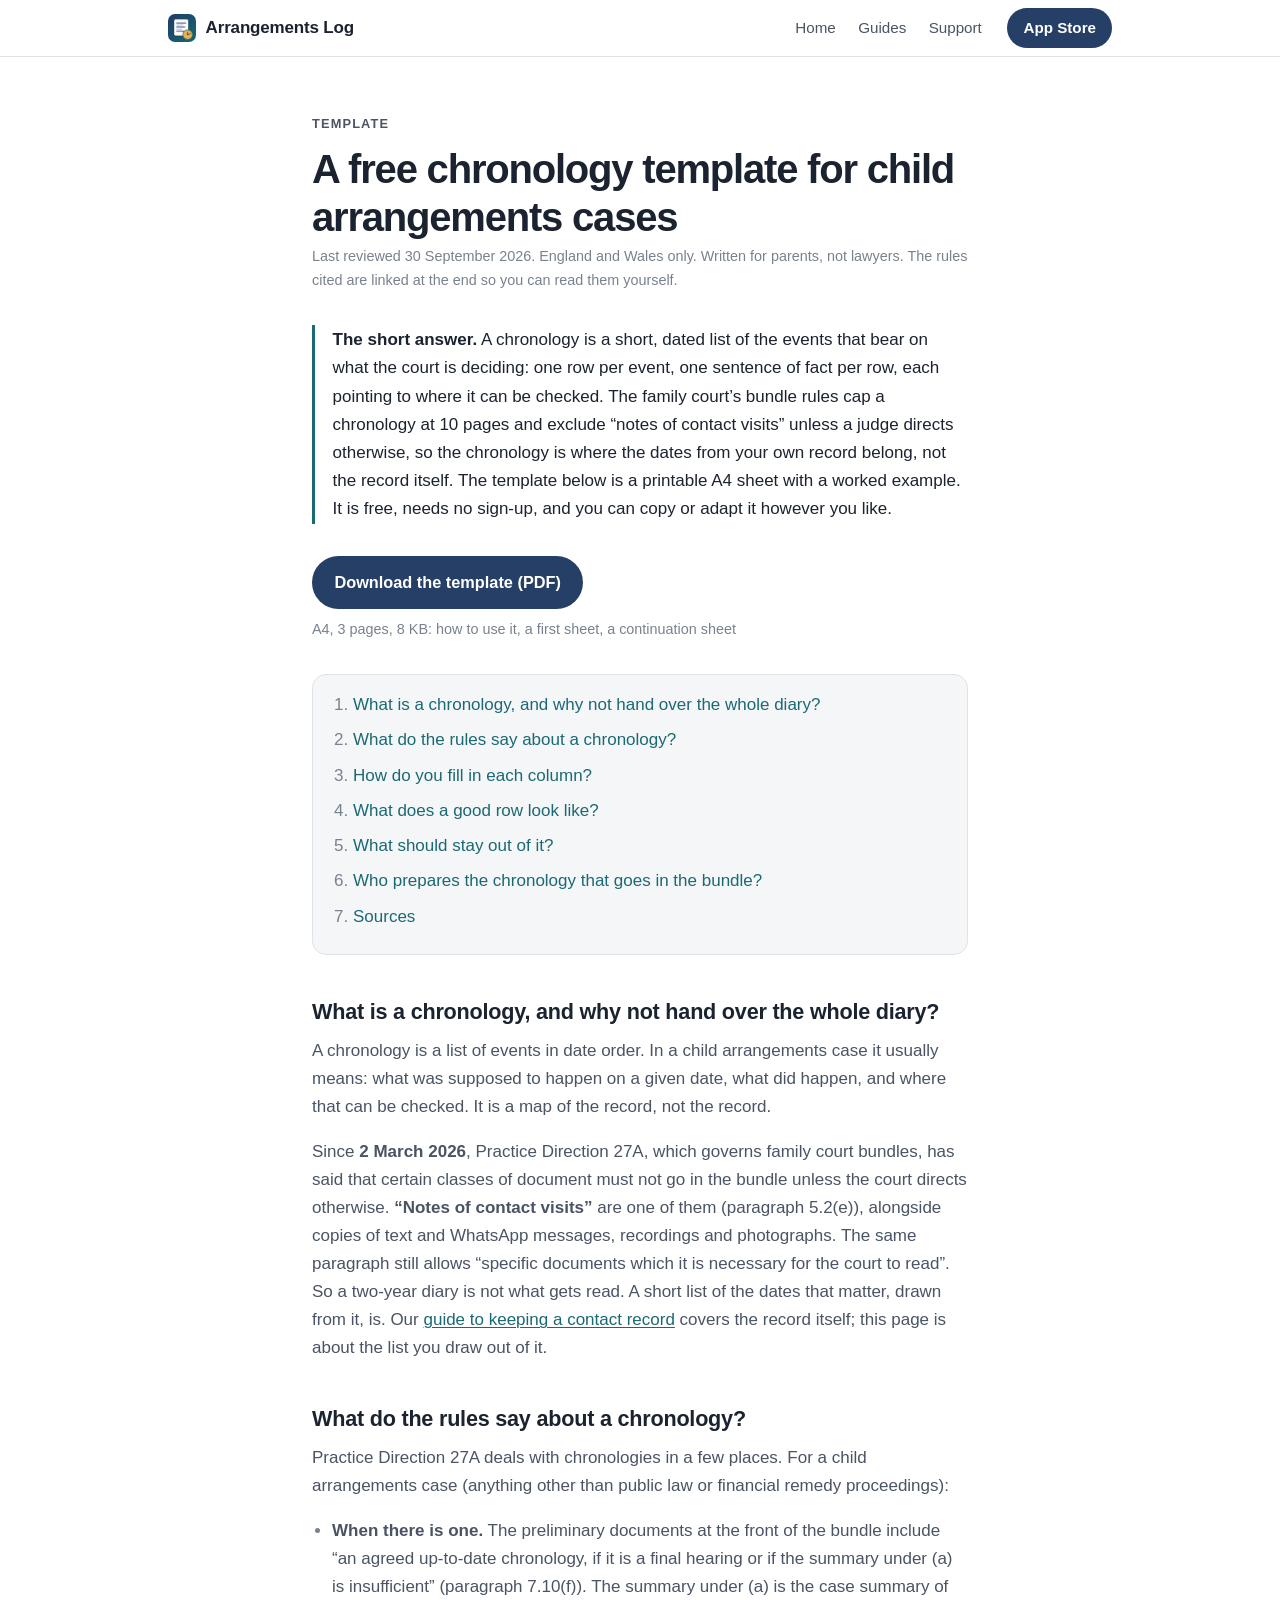
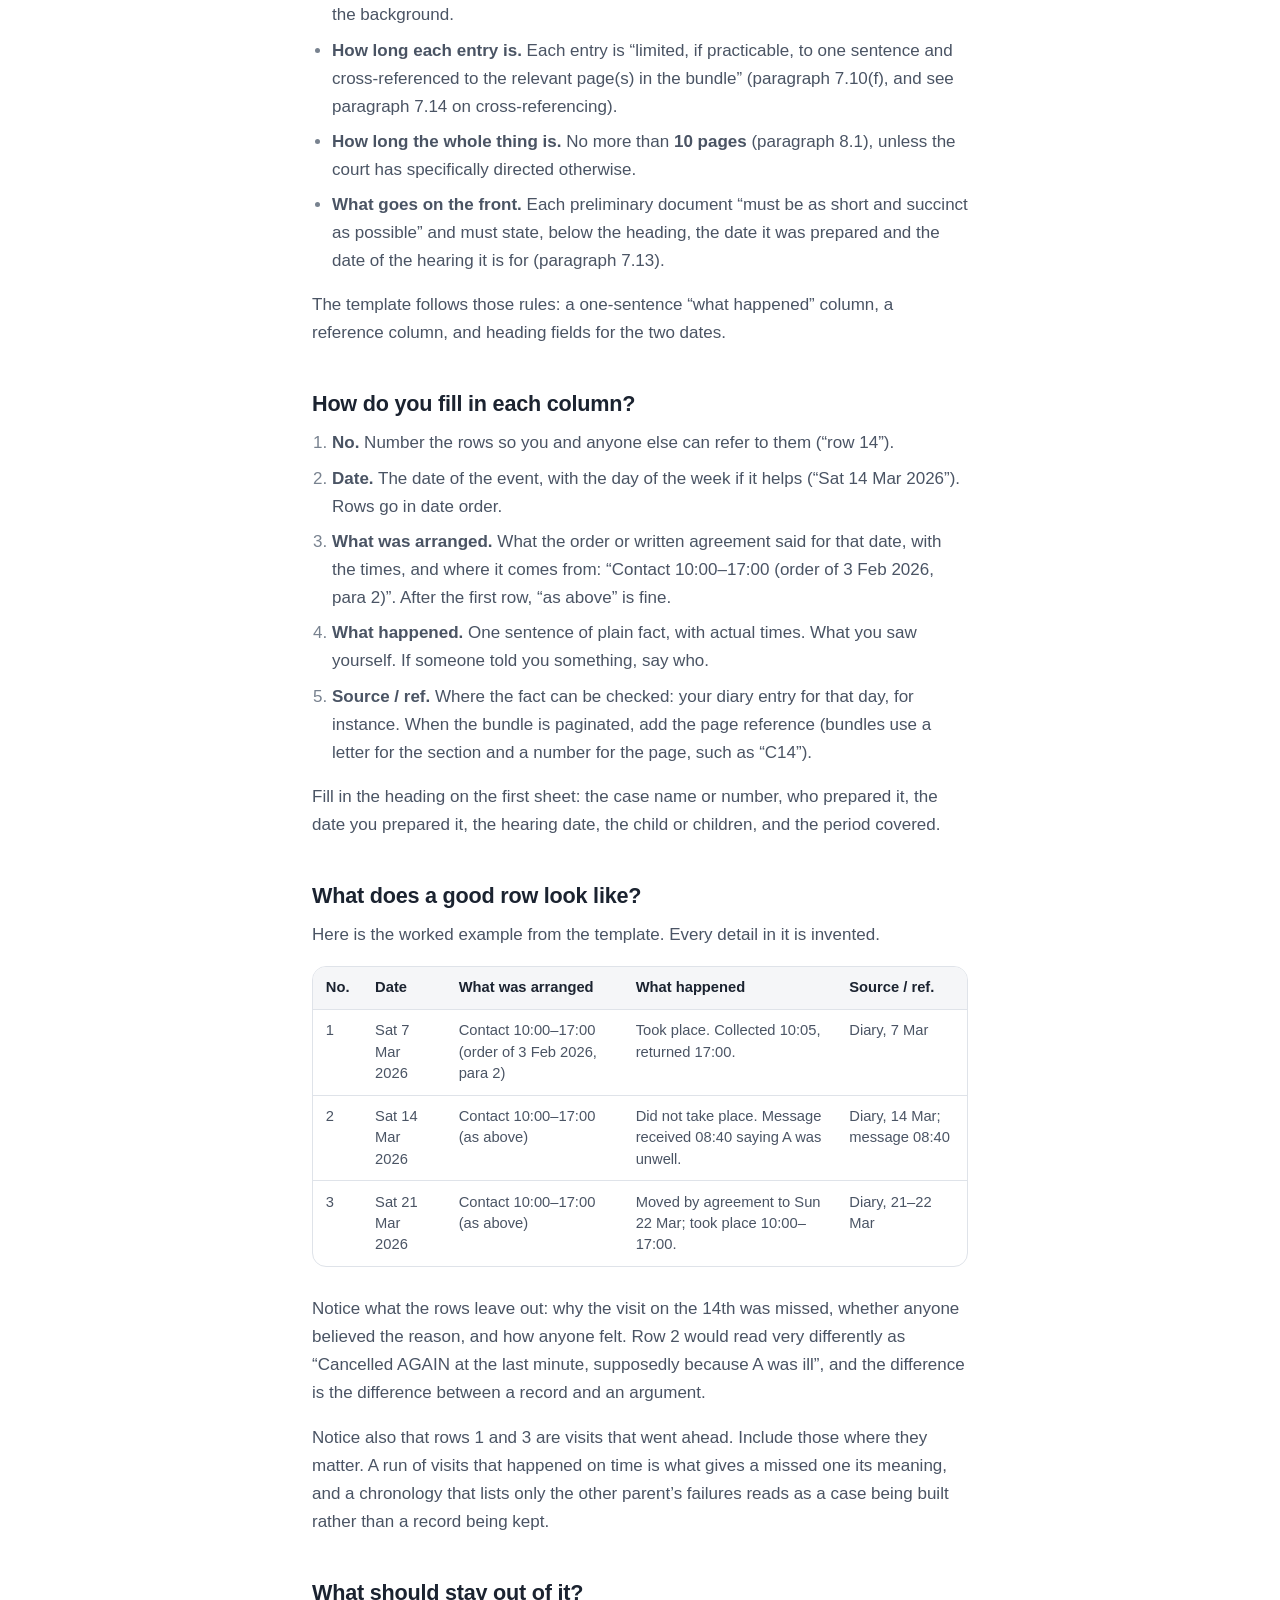
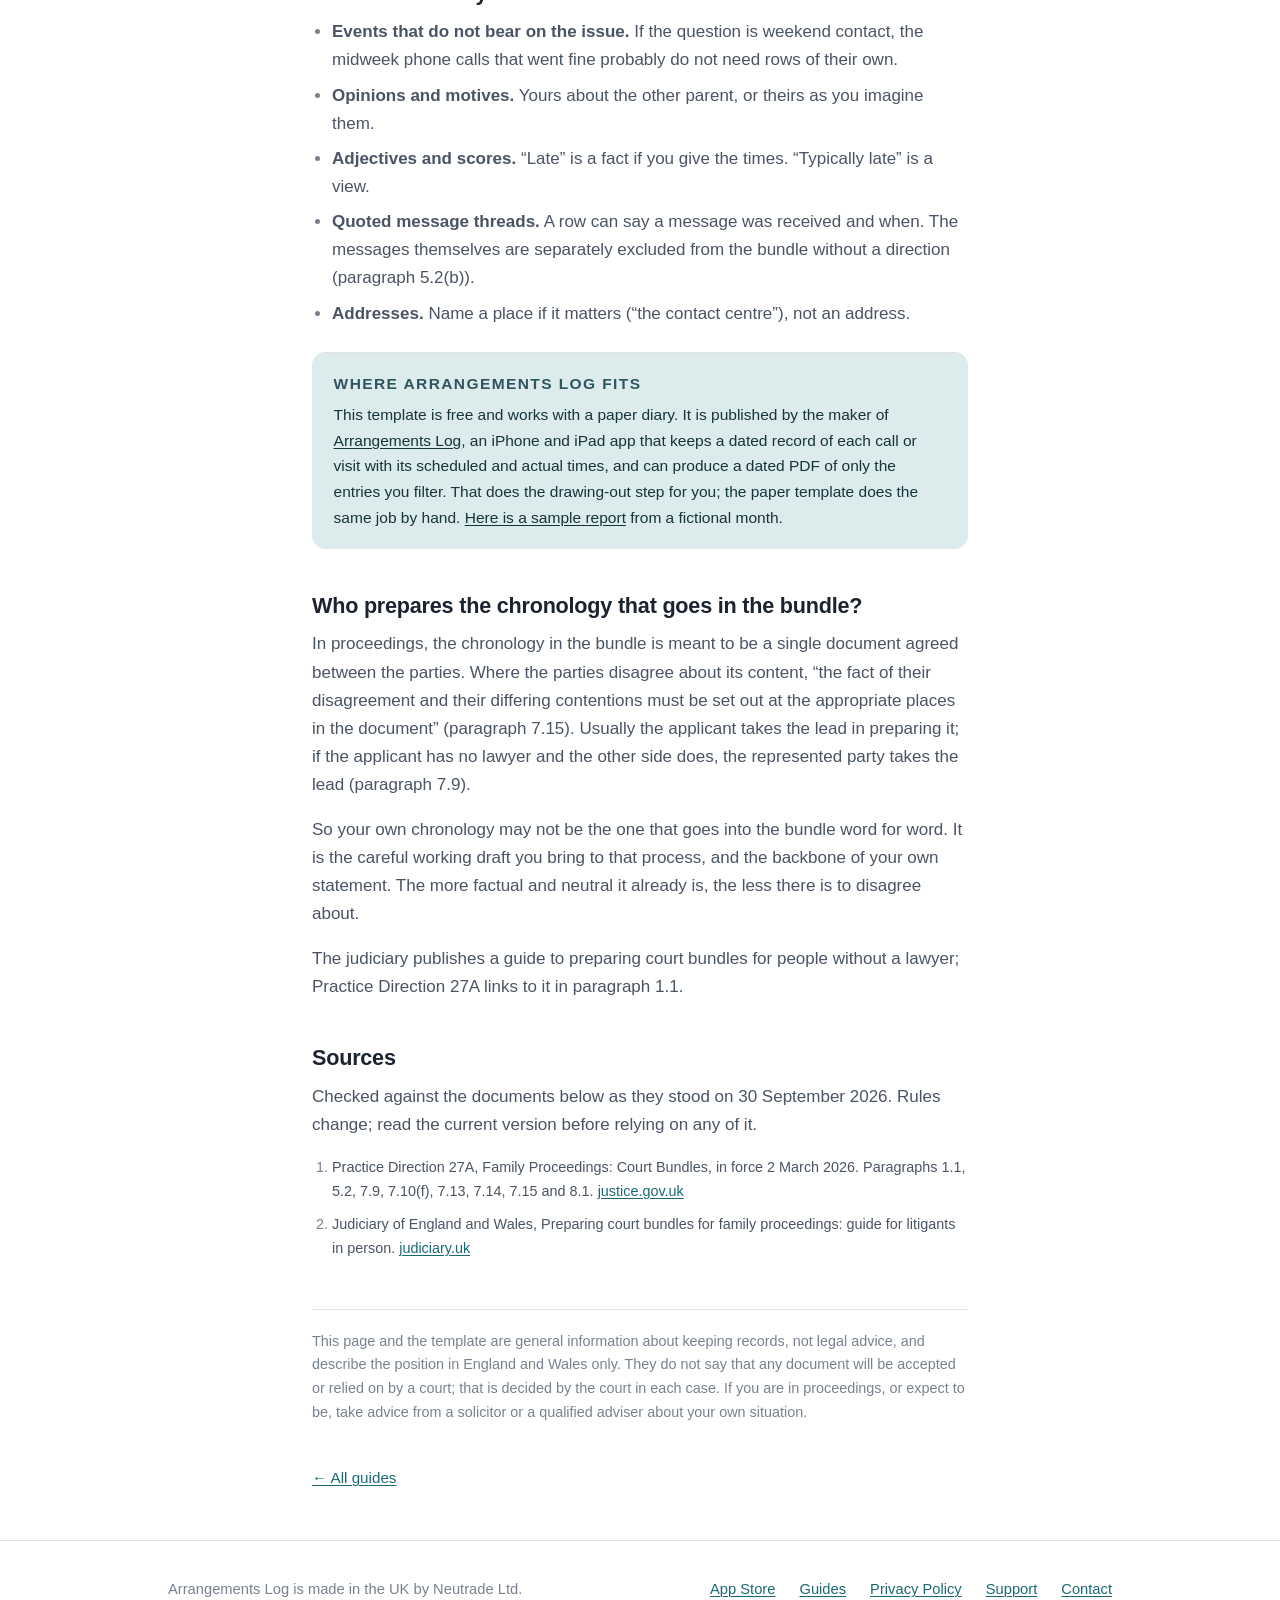
<file: guides/chronology-template.html>
<!doctype html>
<html lang="en-GB">
<head>
<meta charset="utf-8">
<meta name="viewport" content="width=device-width, initial-scale=1">
<meta name="apple-itunes-app" content="app-id=6794839974">
<title>Free chronology template for child arrangements cases — Arrangements Log</title>
<meta name="description" content="A free, printable A4 chronology template for a parent in a child arrangements case in England and Wales, with how to fill it in so it stays short, factual and neutral under Practice Direction 27A.">
<link rel="canonical" href="https://childarrangements.com/guides/chronology-template.html">
<link rel="stylesheet" href="../style.css">
<link rel="apple-touch-icon" href="../assets/icon-180.png">
<link rel="icon" href="../assets/icon-64.png" type="image/png">

<meta property="og:type" content="article">
<meta property="og:site_name" content="Arrangements Log">
<meta property="og:title" content="A free chronology template for child arrangements cases">
<meta property="og:description" content="A printable A4 chronology, with how to keep each row to one sentence of fact. England and Wales, checked against Practice Direction 27A.">
<meta property="og:url" content="https://childarrangements.com/guides/chronology-template.html">
<meta property="og:image" content="https://childarrangements.com/assets/icon-512.png">
<meta property="og:locale" content="en_GB">
<meta name="twitter:card" content="summary">

<script type="application/ld+json">
{
  "@context": "https://schema.org",
  "@type": "Article",
  "headline": "A free chronology template for child arrangements cases",
  "description": "A free, printable A4 chronology template for a parent in a child arrangements case in England and Wales, with how to fill it in under Practice Direction 27A.",
  "datePublished": "2026-09-30",
  "dateModified": "2026-09-30",
  "inLanguage": "en-GB",
  "author": { "@type": "Organization", "name": "Neutrade Ltd" },
  "publisher": { "@type": "Organization", "name": "Arrangements Log", "url": "https://childarrangements.com/" },
  "mainEntityOfPage": "https://childarrangements.com/guides/chronology-template.html",
  "about": ["Child arrangements", "Family court", "Practice Direction 27A", "Chronology"]
}
</script>
</head>
<body>

<a class="skip" href="#main">Skip to content</a>

<header class="site-head">
  <div class="wrap">
    <a class="brand" href="../index.html">
      <img src="../assets/icon-64.png" alt="" width="28" height="28">
      Arrangements Log
    </a>
    <nav class="site-nav" aria-label="Primary">
      <a class="hide-sm" href="../index.html">Home</a>
      <a class="hide-sm" href="index.html">Guides</a>
      <a class="hide-sm" href="../support.html">Support</a>
      <a class="btn btn-sm" href="https://apps.apple.com/gb/app/arrangements-log/id6794839974">App&nbsp;Store</a>
    </nav>
  </div>
</header>

<main id="main" class="doc">
  <p class="eyebrow">Template</p>
  <h1>A free chronology template for child arrangements cases</h1>
  <p class="meta">Last reviewed 30 September 2026. England and Wales only. Written for parents, not lawyers. The rules cited are linked at the end so you can read them yourself.</p>

  <div class="answer">
    <p><strong>The short answer.</strong> A chronology is a short, dated list of the events that bear on what the court is deciding: one row per event, one sentence of fact per row, each pointing to where it can be checked. The family court&rsquo;s bundle rules cap a chronology at 10 pages and exclude &ldquo;notes of contact visits&rdquo; unless a judge directs otherwise, so the chronology is where the dates from your own record belong, not the record itself. The template below is a printable A4 sheet with a worked example. It is free, needs no sign-up, and you can copy or adapt it however you like.</p>
  </div>

  <div class="download">
    <a class="btn" href="chronology-template.pdf" download>Download the template (PDF)</a>
    <span class="when">A4, 3 pages, 8 KB: how to use it, a first sheet, a continuation sheet</span>
  </div>

  <nav class="toc" aria-label="On this page">
    <ol>
      <li><a href="#what-it-is">What is a chronology, and why not hand over the whole diary?</a></li>
      <li><a href="#rules">What do the rules say about a chronology?</a></li>
      <li><a href="#columns">How do you fill in each column?</a></li>
      <li><a href="#good-row">What does a good row look like?</a></li>
      <li><a href="#leave-out">What should stay out of it?</a></li>
      <li><a href="#agreed">Who prepares the chronology that goes in the bundle?</a></li>
      <li><a href="#sources">Sources</a></li>
    </ol>
  </nav>

  <h2 id="what-it-is">What is a chronology, and why not hand over the whole diary?</h2>
  <p>A chronology is a list of events in date order. In a child arrangements case it usually means: what was supposed to happen on a given date, what did happen, and where that can be checked. It is a map of the record, not the record.</p>
  <p>Since <strong>2 March 2026</strong>, Practice Direction 27A, which governs family court bundles, has said that certain classes of document must not go in the bundle unless the court directs otherwise. <strong>&ldquo;Notes of contact visits&rdquo;</strong> are one of them (paragraph 5.2(e)), alongside copies of text and WhatsApp messages, recordings and photographs. The same paragraph still allows &ldquo;specific documents which it is necessary for the court to read&rdquo;. So a two-year diary is not what gets read. A short list of the dates that matter, drawn from it, is. Our <a href="keeping-a-contact-record.html">guide to keeping a contact record</a> covers the record itself; this page is about the list you draw out of it.</p>

  <h2 id="rules">What do the rules say about a chronology?</h2>
  <p>Practice Direction 27A deals with chronologies in a few places. For a child arrangements case (anything other than public law or financial remedy proceedings):</p>
  <ul>
    <li><strong>When there is one.</strong> The preliminary documents at the front of the bundle include &ldquo;an agreed up-to-date chronology, if it is a final hearing or if the summary under (a) is insufficient&rdquo; (paragraph 7.10(f)). The summary under (a) is the case summary of the background.</li>
    <li><strong>How long each entry is.</strong> Each entry is &ldquo;limited, if practicable, to one sentence and cross-referenced to the relevant page(s) in the bundle&rdquo; (paragraph 7.10(f), and see paragraph 7.14 on cross-referencing).</li>
    <li><strong>How long the whole thing is.</strong> No more than <strong>10 pages</strong> (paragraph 8.1), unless the court has specifically directed otherwise.</li>
    <li><strong>What goes on the front.</strong> Each preliminary document &ldquo;must be as short and succinct as possible&rdquo; and must state, below the heading, the date it was prepared and the date of the hearing it is for (paragraph 7.13).</li>
  </ul>
  <p>The template follows those rules: a one-sentence &ldquo;what happened&rdquo; column, a reference column, and heading fields for the two dates.</p>

  <h2 id="columns">How do you fill in each column?</h2>
  <ol>
    <li><strong>No.</strong> Number the rows so you and anyone else can refer to them (&ldquo;row 14&rdquo;).</li>
    <li><strong>Date.</strong> The date of the event, with the day of the week if it helps (&ldquo;Sat 14 Mar 2026&rdquo;). Rows go in date order.</li>
    <li><strong>What was arranged.</strong> What the order or written agreement said for that date, with the times, and where it comes from: &ldquo;Contact 10:00&ndash;17:00 (order of 3 Feb 2026, para 2)&rdquo;. After the first row, &ldquo;as above&rdquo; is fine.</li>
    <li><strong>What happened.</strong> One sentence of plain fact, with actual times. What you saw yourself. If someone told you something, say who.</li>
    <li><strong>Source / ref.</strong> Where the fact can be checked: your diary entry for that day, for instance. When the bundle is paginated, add the page reference (bundles use a letter for the section and a number for the page, such as &ldquo;C14&rdquo;).</li>
  </ol>
  <p>Fill in the heading on the first sheet: the case name or number, who prepared it, the date you prepared it, the hearing date, the child or children, and the period covered.</p>

  <h2 id="good-row">What does a good row look like?</h2>
  <p>Here is the worked example from the template. Every detail in it is invented.</p>
  <div class="table-wrap">
    <table class="wide">
      <thead>
        <tr><th scope="col">No.</th><th scope="col">Date</th><th scope="col">What was arranged</th><th scope="col">What happened</th><th scope="col">Source / ref.</th></tr>
      </thead>
      <tbody>
        <tr><td>1</td><td>Sat 7 Mar 2026</td><td>Contact 10:00&ndash;17:00 (order of 3 Feb 2026, para 2)</td><td>Took place. Collected 10:05, returned 17:00.</td><td>Diary, 7 Mar</td></tr>
        <tr><td>2</td><td>Sat 14 Mar 2026</td><td>Contact 10:00&ndash;17:00 (as above)</td><td>Did not take place. Message received 08:40 saying A was unwell.</td><td>Diary, 14 Mar; message 08:40</td></tr>
        <tr><td>3</td><td>Sat 21 Mar 2026</td><td>Contact 10:00&ndash;17:00 (as above)</td><td>Moved by agreement to Sun 22 Mar; took place 10:00&ndash;17:00.</td><td>Diary, 21&ndash;22 Mar</td></tr>
      </tbody>
    </table>
  </div>
  <p>Notice what the rows leave out: why the visit on the 14th was missed, whether anyone believed the reason, and how anyone felt. Row 2 would read very differently as &ldquo;Cancelled AGAIN at the last minute, supposedly because A was ill&rdquo;, and the difference is the difference between a record and an argument.</p>
  <p>Notice also that rows 1 and 3 are visits that went ahead. Include those where they matter. A run of visits that happened on time is what gives a missed one its meaning, and a chronology that lists only the other parent&rsquo;s failures reads as a case being built rather than a record being kept.</p>

  <h2 id="leave-out">What should stay out of it?</h2>
  <ul>
    <li><strong>Events that do not bear on the issue.</strong> If the question is weekend contact, the midweek phone calls that went fine probably do not need rows of their own.</li>
    <li><strong>Opinions and motives.</strong> Yours about the other parent, or theirs as you imagine them.</li>
    <li><strong>Adjectives and scores.</strong> &ldquo;Late&rdquo; is a fact if you give the times. &ldquo;Typically late&rdquo; is a view.</li>
    <li><strong>Quoted message threads.</strong> A row can say a message was received and when. The messages themselves are separately excluded from the bundle without a direction (paragraph 5.2(b)).</li>
    <li><strong>Addresses.</strong> Name a place if it matters (&ldquo;the contact centre&rdquo;), not an address.</li>
  </ul>

  <div class="note">
    <p class="eyebrow">Where Arrangements Log fits</p>
    <p>This template is free and works with a paper diary. It is published by the maker of <a href="../index.html">Arrangements Log</a>, an iPhone and iPad app that keeps a dated record of each call or visit with its scheduled and actual times, and can produce a dated PDF of only the entries you filter. That does the drawing-out step for you; the paper template does the same job by hand. <a href="arrangements-log-sample-report.pdf">Here is a sample report</a> from a fictional month.</p>
  </div>

  <h2 id="agreed">Who prepares the chronology that goes in the bundle?</h2>
  <p>In proceedings, the chronology in the bundle is meant to be a single document agreed between the parties. Where the parties disagree about its content, &ldquo;the fact of their disagreement and their differing contentions must be set out at the appropriate places in the document&rdquo; (paragraph 7.15). Usually the applicant takes the lead in preparing it; if the applicant has no lawyer and the other side does, the represented party takes the lead (paragraph 7.9).</p>
  <p>So your own chronology may not be the one that goes into the bundle word for word. It is the careful working draft you bring to that process, and the backbone of your own statement. The more factual and neutral it already is, the less there is to disagree about.</p>
  <p>The judiciary publishes a guide to preparing court bundles for people without a lawyer; Practice Direction 27A links to it in paragraph 1.1.</p>

  <h2 id="sources">Sources</h2>
  <p>Checked against the documents below as they stood on 30 September 2026. Rules change; read the current version before relying on any of it.</p>
  <ol class="sources">
    <li>Practice Direction 27A, Family Proceedings: Court Bundles, in force 2 March 2026. Paragraphs 1.1, 5.2, 7.9, 7.10(f), 7.13, 7.14, 7.15 and 8.1. <a href="https://www.justice.gov.uk/courts/procedure-rules/family/practice_directions/pd_part_27a">justice.gov.uk</a></li>
    <li>Judiciary of England and Wales, Preparing court bundles for family proceedings: guide for litigants in person. <a href="https://www.judiciary.uk/guidance-and-resources/preparing-court-bundles-for-family-proceedings-guide-for-litigants-in-person/">judiciary.uk</a></li>
  </ol>

  <div class="disclaimer">
    <p>This page and the template are general information about keeping records, not legal advice, and describe the position in England and Wales only. They do not say that any document will be accepted or relied on by a court; that is decided by the court in each case. If you are in proceedings, or expect to be, take advice from a solicitor or a qualified adviser about your own situation.</p>
  </div>

  <a class="back" href="index.html">&larr; All guides</a>
</main>

<footer class="site-foot">
  <div class="wrap">
    <span>Arrangements Log is made in the UK by Neutrade Ltd.</span>
    <nav aria-label="Footer">
      <a href="https://apps.apple.com/gb/app/arrangements-log/id6794839974">App Store</a>
      <a href="index.html">Guides</a>
      <a href="../privacy.html">Privacy Policy</a>
      <a href="../support.html">Support</a>
      <a href="mailto:md@neutrade.co.uk">Contact</a>
    </nav>
  </div>
</footer>

</body>
</html>
</file>
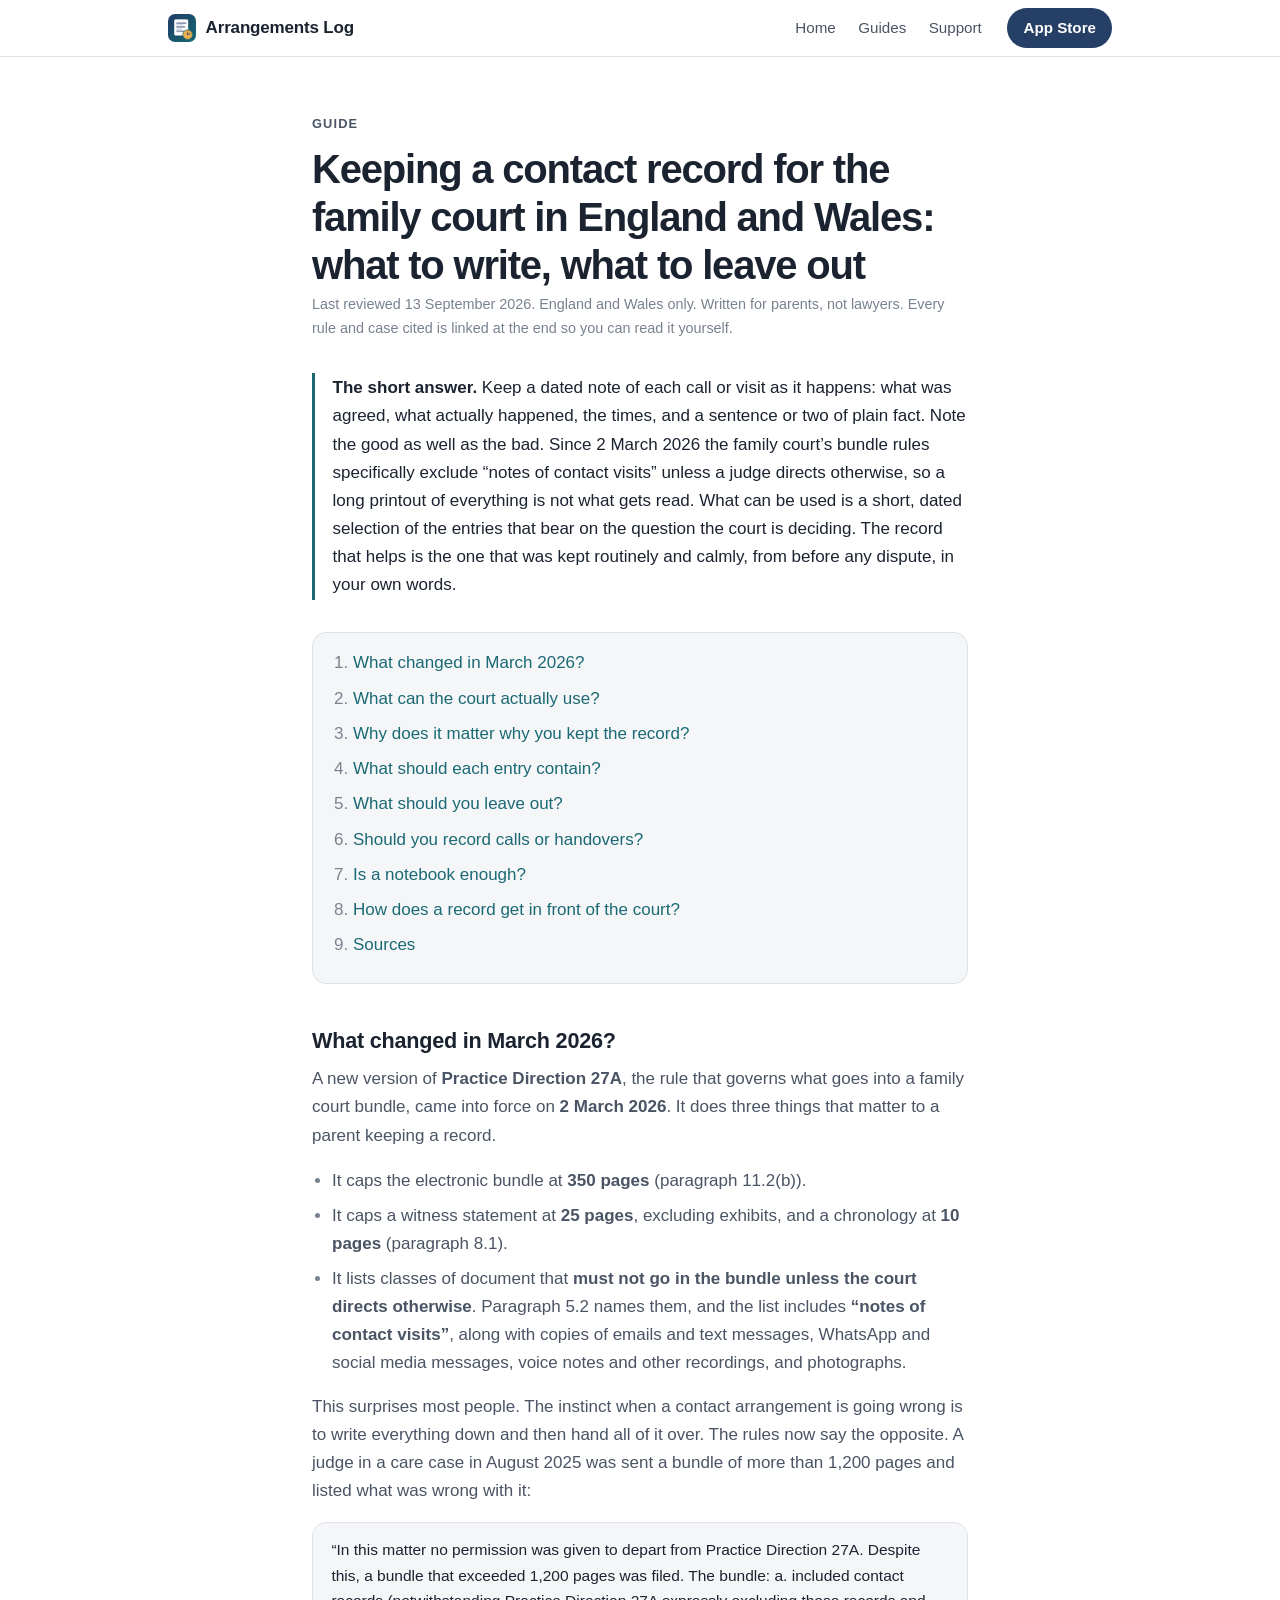
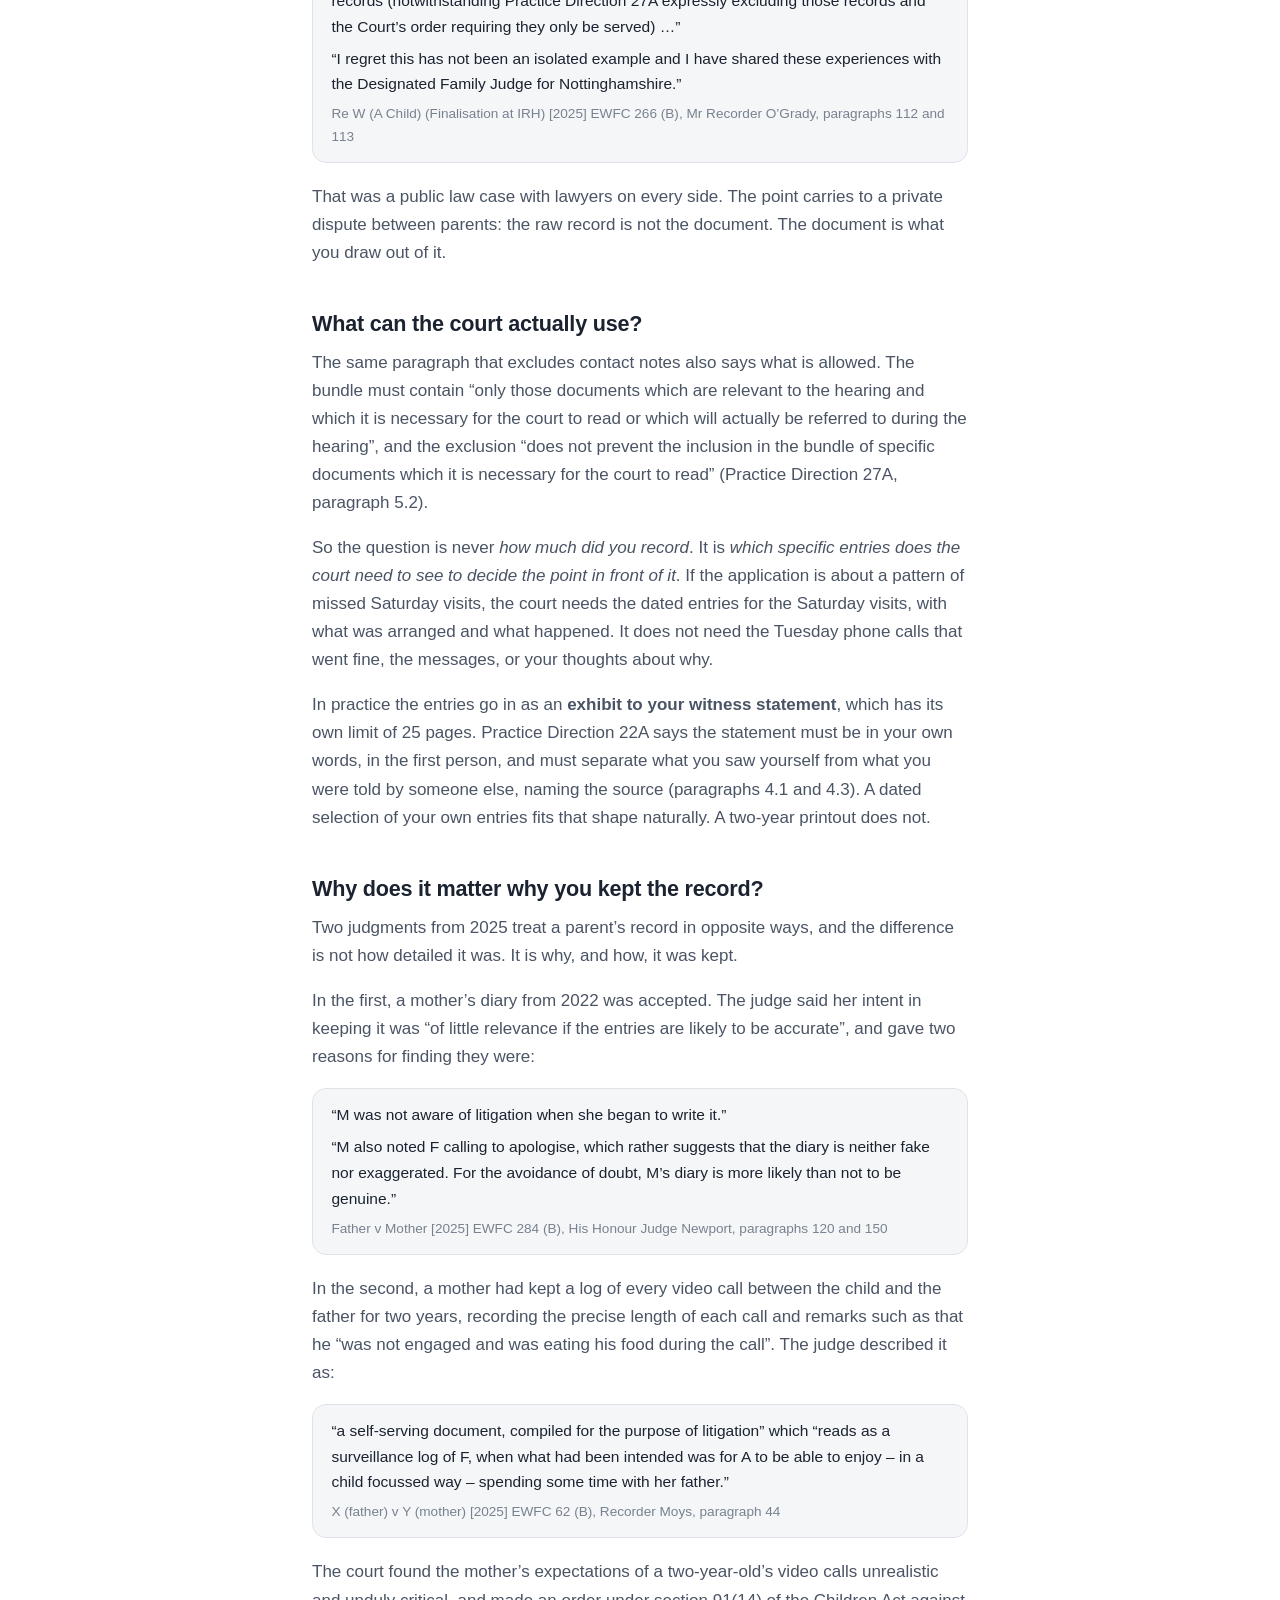
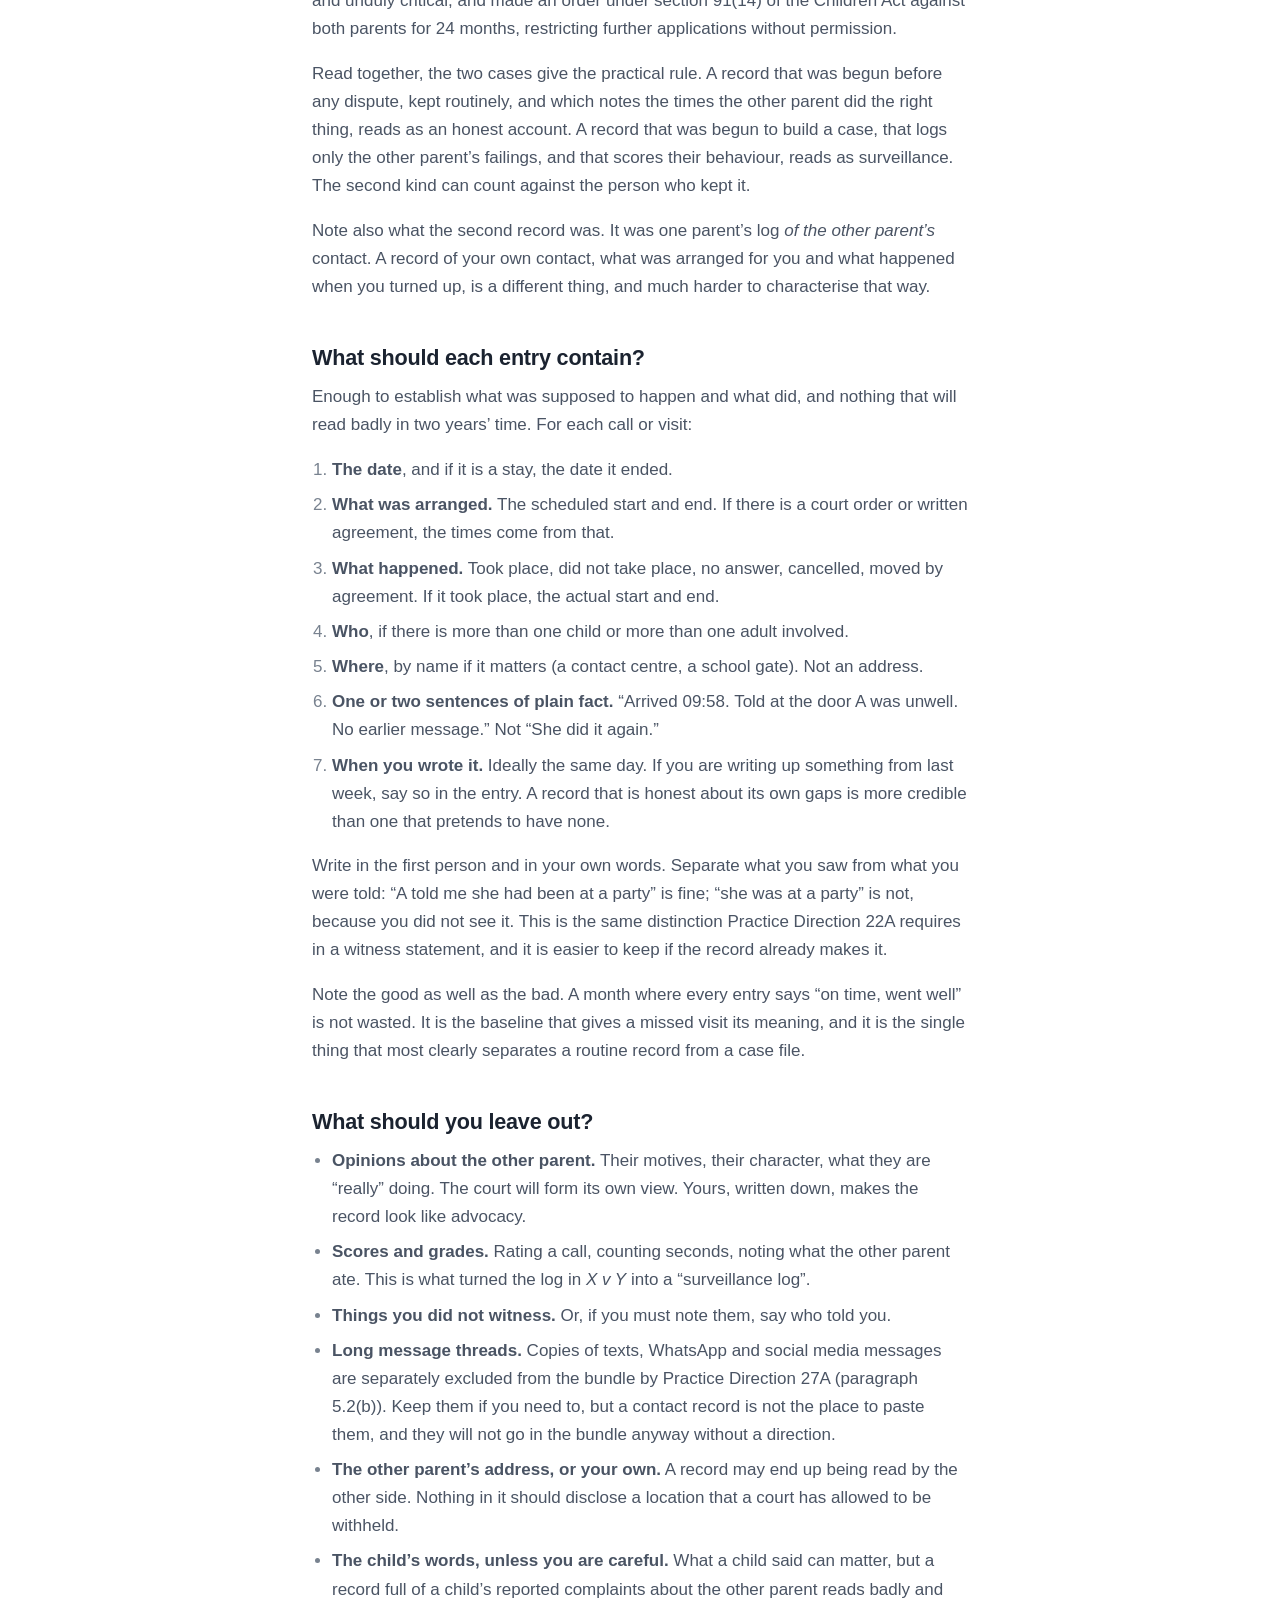
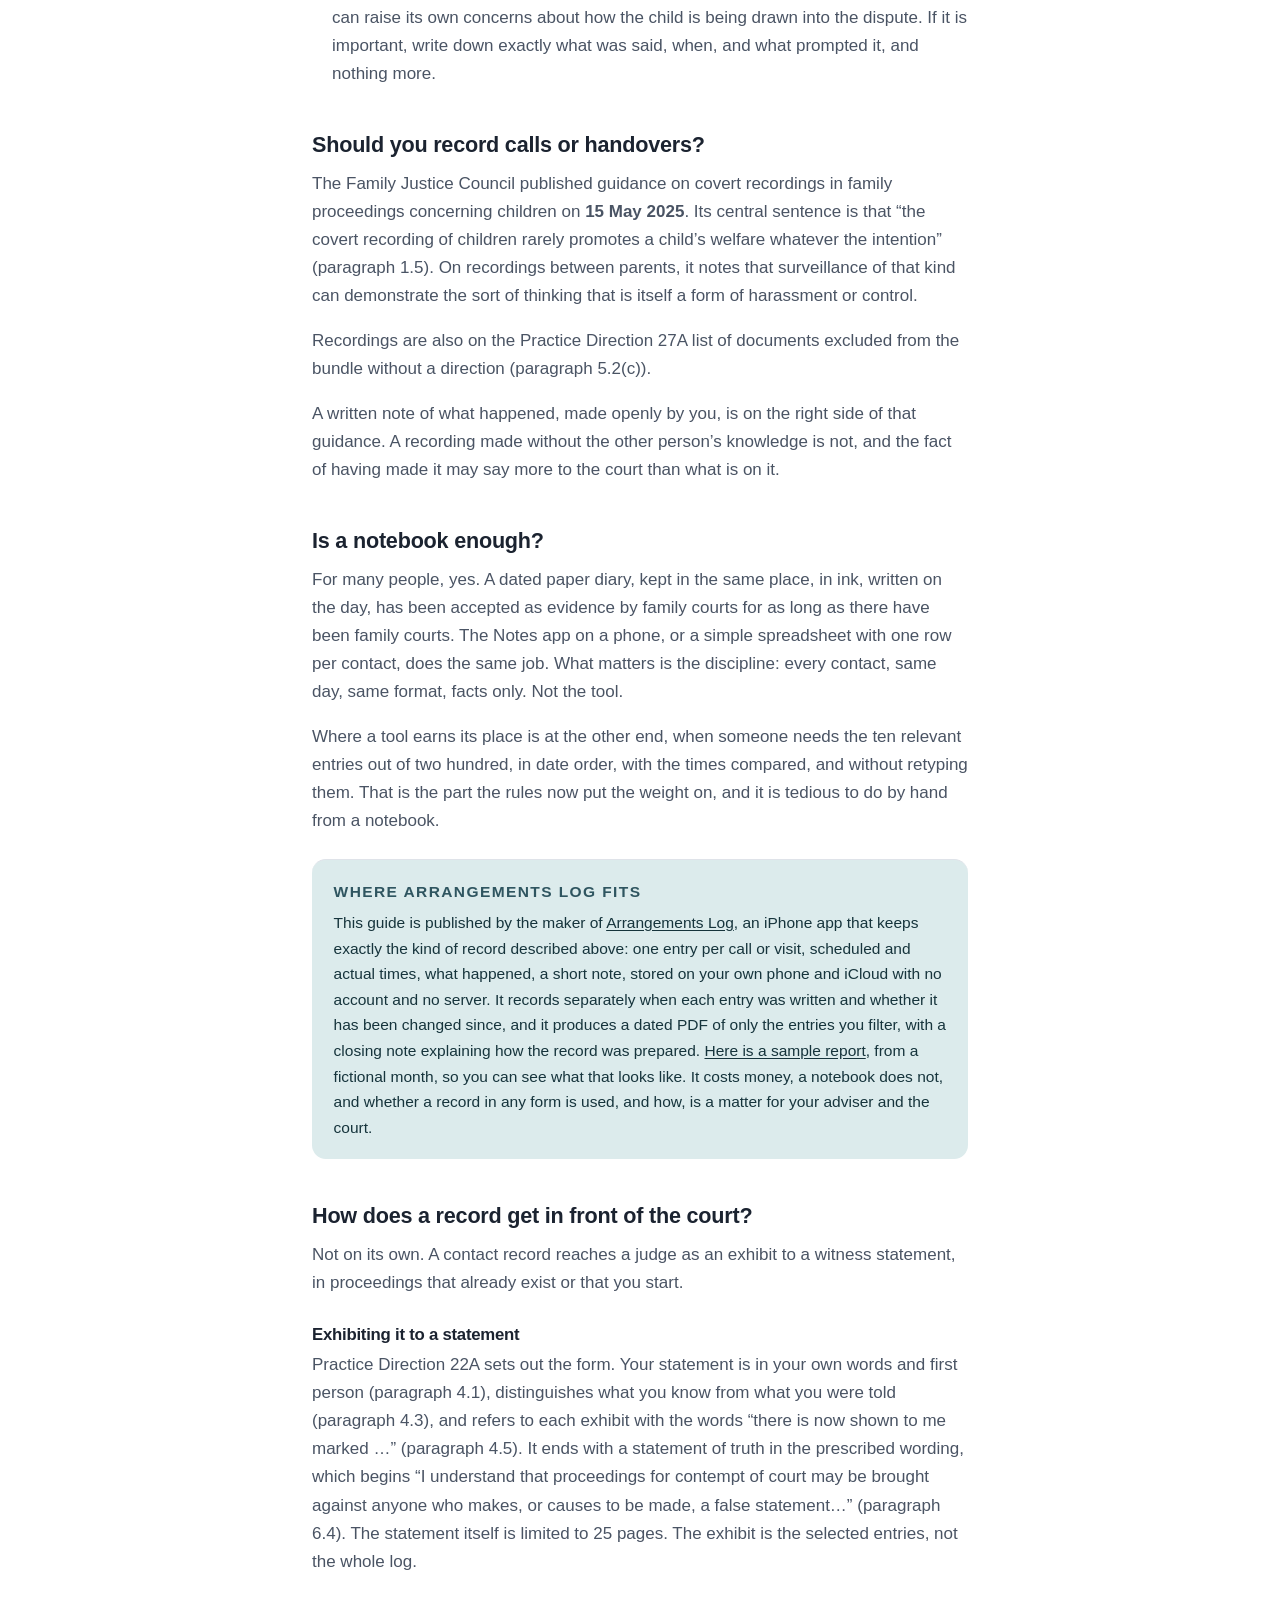
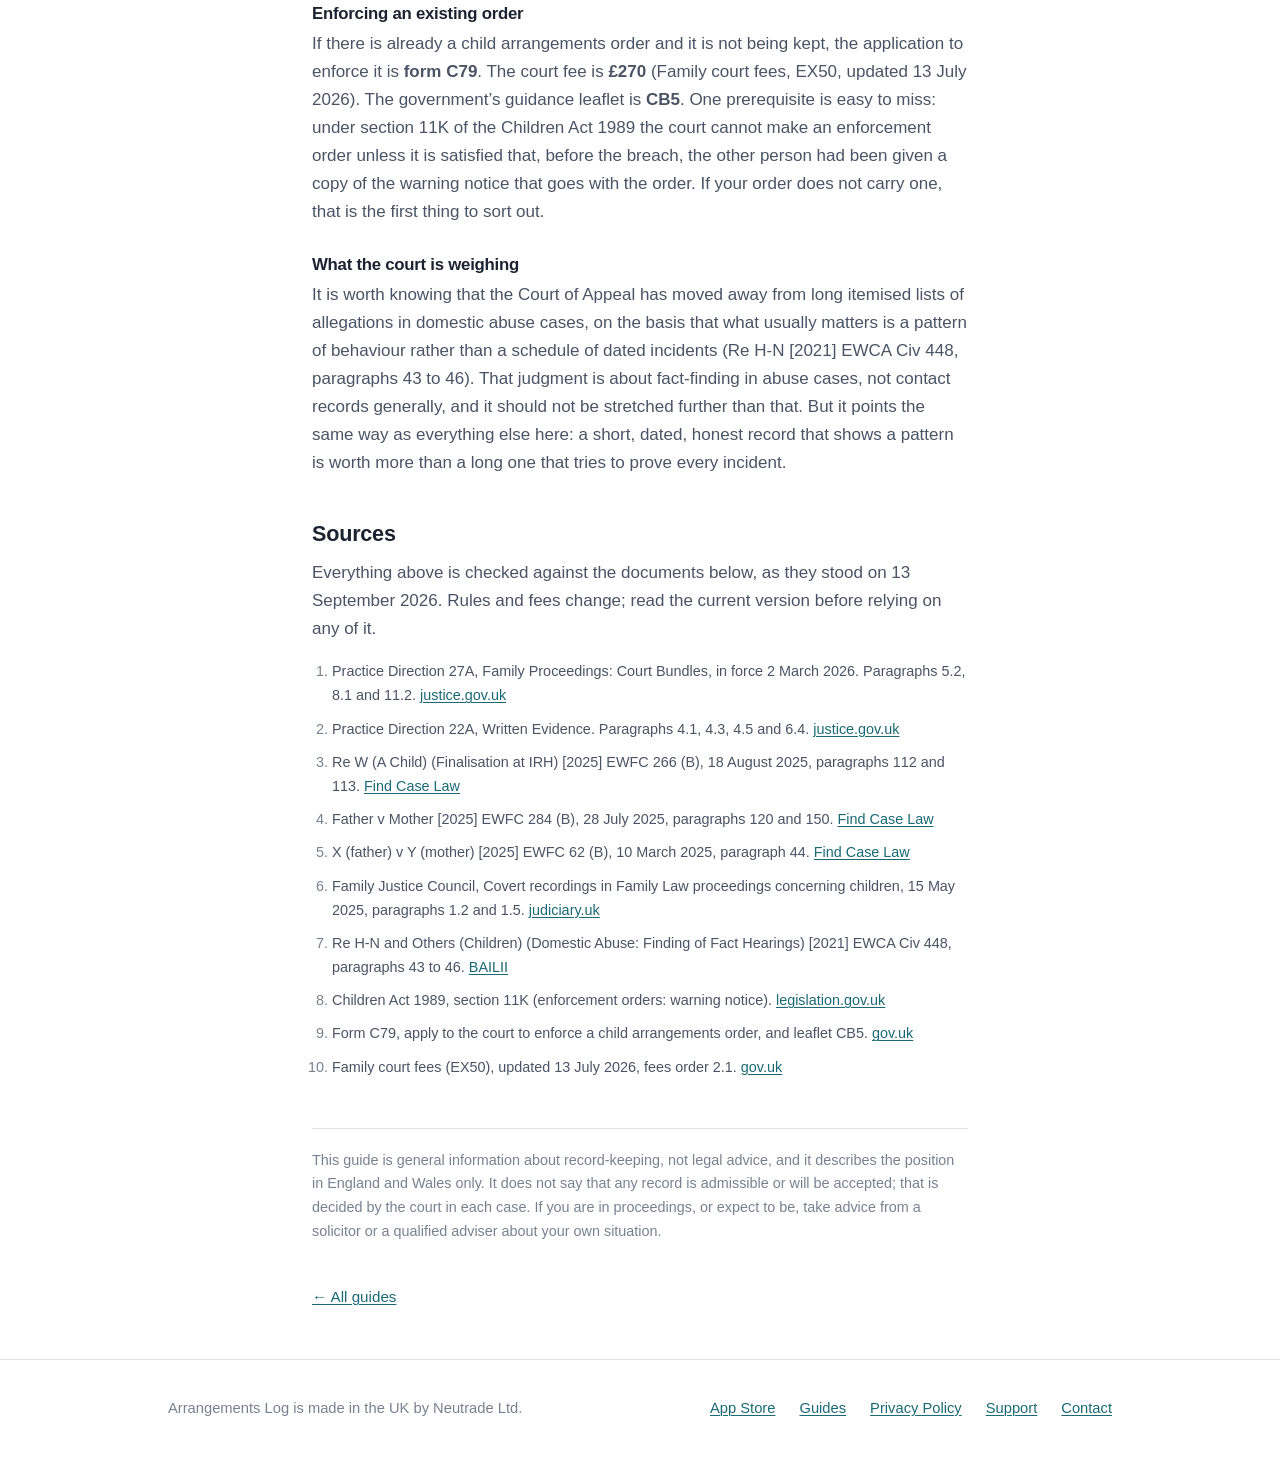
<file: guides/keeping-a-contact-record.html>
<!doctype html>
<html lang="en-GB">
<head>
<meta charset="utf-8">
<meta name="viewport" content="width=device-width, initial-scale=1">
<meta name="apple-itunes-app" content="app-id=6794839974">
<title>Keeping a contact record for the family court in England and Wales — Arrangements Log</title>
<meta name="description" content="What to write down about contact with your child, what to leave out, and what the family court can actually use since Practice Direction 27A changed on 2 March 2026. Cites the rules and the cases so you can check them.">
<link rel="canonical" href="https://childarrangements.com/guides/keeping-a-contact-record.html">
<link rel="stylesheet" href="../style.css">
<link rel="apple-touch-icon" href="../assets/icon-180.png">
<link rel="icon" href="../assets/icon-64.png" type="image/png">

<meta property="og:type" content="article">
<meta property="og:site_name" content="Arrangements Log">
<meta property="og:title" content="Keeping a contact record for the family court in England and Wales">
<meta property="og:description" content="What to write down, what to leave out, and what the court can actually use since the March 2026 bundle rules. Every claim cites its source.">
<meta property="og:url" content="https://childarrangements.com/guides/keeping-a-contact-record.html">
<meta property="og:image" content="https://childarrangements.com/assets/icon-512.png">
<meta property="og:locale" content="en_GB">
<meta name="twitter:card" content="summary">

<script type="application/ld+json">
{
  "@context": "https://schema.org",
  "@type": "Article",
  "headline": "Keeping a contact record for the family court in England and Wales: what to write, what to leave out",
  "description": "What to write down about contact with your child, what to leave out, and what the family court can actually use since Practice Direction 27A changed on 2 March 2026.",
  "datePublished": "2026-09-13",
  "dateModified": "2026-09-13",
  "inLanguage": "en-GB",
  "author": { "@type": "Organization", "name": "Neutrade Ltd" },
  "publisher": { "@type": "Organization", "name": "Arrangements Log", "url": "https://childarrangements.com/" },
  "mainEntityOfPage": "https://childarrangements.com/guides/keeping-a-contact-record.html",
  "about": ["Child arrangements", "Family court", "Practice Direction 27A", "Contact records"]
}
</script>
</head>
<body>

<a class="skip" href="#main">Skip to content</a>

<header class="site-head">
  <div class="wrap">
    <a class="brand" href="../index.html">
      <img src="../assets/icon-64.png" alt="" width="28" height="28">
      Arrangements Log
    </a>
    <nav class="site-nav" aria-label="Primary">
      <a class="hide-sm" href="../index.html">Home</a>
      <a class="hide-sm" href="index.html">Guides</a>
      <a class="hide-sm" href="../support.html">Support</a>
      <a class="btn btn-sm" href="https://apps.apple.com/gb/app/arrangements-log/id6794839974">App&nbsp;Store</a>
    </nav>
  </div>
</header>

<main id="main" class="doc">
  <p class="eyebrow">Guide</p>
  <h1>Keeping a contact record for the family court in England and Wales: what to write, what to leave out</h1>
  <p class="meta">Last reviewed 13 September 2026. England and Wales only. Written for parents, not lawyers. Every rule and case cited is linked at the end so you can read it yourself.</p>

  <div class="answer">
    <p><strong>The short answer.</strong> Keep a dated note of each call or visit as it happens: what was agreed, what actually happened, the times, and a sentence or two of plain fact. Note the good as well as the bad. Since 2 March 2026 the family court&rsquo;s bundle rules specifically exclude &ldquo;notes of contact visits&rdquo; unless a judge directs otherwise, so a long printout of everything is not what gets read. What can be used is a short, dated selection of the entries that bear on the question the court is deciding. The record that helps is the one that was kept routinely and calmly, from before any dispute, in your own words.</p>
  </div>

  <nav class="toc" aria-label="On this page">
    <ol>
      <li><a href="#what-changed">What changed in March 2026?</a></li>
      <li><a href="#what-the-court-uses">What can the court actually use?</a></li>
      <li><a href="#why-you-kept-it">Why does it matter why you kept the record?</a></li>
      <li><a href="#what-to-write">What should each entry contain?</a></li>
      <li><a href="#what-to-leave-out">What should you leave out?</a></li>
      <li><a href="#recordings">Should you record calls or handovers?</a></li>
      <li><a href="#notebook">Is a notebook enough?</a></li>
      <li><a href="#into-court">How does a record get in front of the court?</a></li>
      <li><a href="#sources">Sources</a></li>
    </ol>
  </nav>

  <h2 id="what-changed">What changed in March 2026?</h2>
  <p>A new version of <strong>Practice Direction 27A</strong>, the rule that governs what goes into a family court bundle, came into force on <strong>2 March 2026</strong>. It does three things that matter to a parent keeping a record.</p>
  <ul>
    <li>It caps the electronic bundle at <strong>350 pages</strong> (paragraph 11.2(b)).</li>
    <li>It caps a witness statement at <strong>25 pages</strong>, excluding exhibits, and a chronology at <strong>10 pages</strong> (paragraph 8.1).</li>
    <li>It lists classes of document that <strong>must not go in the bundle unless the court directs otherwise</strong>. Paragraph 5.2 names them, and the list includes <strong>&ldquo;notes of contact visits&rdquo;</strong>, along with copies of emails and text messages, WhatsApp and social media messages, voice notes and other recordings, and photographs.</li>
  </ul>
  <p>This surprises most people. The instinct when a contact arrangement is going wrong is to write everything down and then hand all of it over. The rules now say the opposite. A judge in a care case in August 2025 was sent a bundle of more than 1,200 pages and listed what was wrong with it:</p>
  <blockquote>
    <p>&ldquo;In this matter no permission was given to depart from Practice Direction 27A. Despite this, a bundle that exceeded 1,200 pages was filed. The bundle: a. included contact records (notwithstanding Practice Direction 27A expressly excluding those records and the Court&rsquo;s order requiring they only be served) &hellip;&rdquo;</p>
    <p>&ldquo;I regret this has not been an isolated example and I have shared these experiences with the Designated Family Judge for Nottinghamshire.&rdquo;</p>
    <cite>Re W (A Child) (Finalisation at IRH) [2025] EWFC 266 (B), Mr Recorder O&rsquo;Grady, paragraphs 112 and 113</cite>
  </blockquote>
  <p>That was a public law case with lawyers on every side. The point carries to a private dispute between parents: the raw record is not the document. The document is what you draw out of it.</p>

  <h2 id="what-the-court-uses">What can the court actually use?</h2>
  <p>The same paragraph that excludes contact notes also says what is allowed. The bundle must contain &ldquo;only those documents which are relevant to the hearing and which it is necessary for the court to read or which will actually be referred to during the hearing&rdquo;, and the exclusion &ldquo;does not prevent the inclusion in the bundle of specific documents which it is necessary for the court to read&rdquo; (Practice Direction 27A, paragraph 5.2).</p>
  <p>So the question is never <em>how much did you record</em>. It is <em>which specific entries does the court need to see to decide the point in front of it</em>. If the application is about a pattern of missed Saturday visits, the court needs the dated entries for the Saturday visits, with what was arranged and what happened. It does not need the Tuesday phone calls that went fine, the messages, or your thoughts about why.</p>
  <p>In practice the entries go in as an <strong>exhibit to your witness statement</strong>, which has its own limit of 25 pages. Practice Direction 22A says the statement must be in your own words, in the first person, and must separate what you saw yourself from what you were told by someone else, naming the source (paragraphs 4.1 and 4.3). A dated selection of your own entries fits that shape naturally. A two-year printout does not.</p>

  <h2 id="why-you-kept-it">Why does it matter why you kept the record?</h2>
  <p>Two judgments from 2025 treat a parent&rsquo;s record in opposite ways, and the difference is not how detailed it was. It is why, and how, it was kept.</p>
  <p>In the first, a mother&rsquo;s diary from 2022 was accepted. The judge said her intent in keeping it was &ldquo;of little relevance if the entries are likely to be accurate&rdquo;, and gave two reasons for finding they were:</p>
  <blockquote>
    <p>&ldquo;M was not aware of litigation when she began to write it.&rdquo;</p>
    <p>&ldquo;M also noted F calling to apologise, which rather suggests that the diary is neither fake nor exaggerated. For the avoidance of doubt, M&rsquo;s diary is more likely than not to be genuine.&rdquo;</p>
    <cite>Father v Mother [2025] EWFC 284 (B), His Honour Judge Newport, paragraphs 120 and 150</cite>
  </blockquote>
  <p>In the second, a mother had kept a log of every video call between the child and the father for two years, recording the precise length of each call and remarks such as that he &ldquo;was not engaged and was eating his food during the call&rdquo;. The judge described it as:</p>
  <blockquote>
    <p>&ldquo;a self-serving document, compiled for the purpose of litigation&rdquo; which &ldquo;reads as a surveillance log of F, when what had been intended was for A to be able to enjoy &ndash; in a child focussed way &ndash; spending some time with her father.&rdquo;</p>
    <cite>X (father) v Y (mother) [2025] EWFC 62 (B), Recorder Moys, paragraph 44</cite>
  </blockquote>
  <p>The court found the mother&rsquo;s expectations of a two-year-old&rsquo;s video calls unrealistic and unduly critical, and made an order under section 91(14) of the Children Act against both parents for 24 months, restricting further applications without permission.</p>
  <p>Read together, the two cases give the practical rule. A record that was begun before any dispute, kept routinely, and which notes the times the other parent did the right thing, reads as an honest account. A record that was begun to build a case, that logs only the other parent&rsquo;s failings, and that scores their behaviour, reads as surveillance. The second kind can count against the person who kept it.</p>
  <p>Note also what the second record was. It was one parent&rsquo;s log <em>of the other parent&rsquo;s</em> contact. A record of your own contact, what was arranged for you and what happened when you turned up, is a different thing, and much harder to characterise that way.</p>

  <h2 id="what-to-write">What should each entry contain?</h2>
  <p>Enough to establish what was supposed to happen and what did, and nothing that will read badly in two years&rsquo; time. For each call or visit:</p>
  <ol>
    <li><strong>The date</strong>, and if it is a stay, the date it ended.</li>
    <li><strong>What was arranged.</strong> The scheduled start and end. If there is a court order or written agreement, the times come from that.</li>
    <li><strong>What happened.</strong> Took place, did not take place, no answer, cancelled, moved by agreement. If it took place, the actual start and end.</li>
    <li><strong>Who</strong>, if there is more than one child or more than one adult involved.</li>
    <li><strong>Where</strong>, by name if it matters (a contact centre, a school gate). Not an address.</li>
    <li><strong>One or two sentences of plain fact.</strong> &ldquo;Arrived 09:58. Told at the door A was unwell. No earlier message.&rdquo; Not &ldquo;She did it again.&rdquo;</li>
    <li><strong>When you wrote it.</strong> Ideally the same day. If you are writing up something from last week, say so in the entry. A record that is honest about its own gaps is more credible than one that pretends to have none.</li>
  </ol>
  <p>Write in the first person and in your own words. Separate what you saw from what you were told: &ldquo;A told me she had been at a party&rdquo; is fine; &ldquo;she was at a party&rdquo; is not, because you did not see it. This is the same distinction Practice Direction 22A requires in a witness statement, and it is easier to keep if the record already makes it.</p>
  <p>Note the good as well as the bad. A month where every entry says &ldquo;on time, went well&rdquo; is not wasted. It is the baseline that gives a missed visit its meaning, and it is the single thing that most clearly separates a routine record from a case file.</p>

  <h2 id="what-to-leave-out">What should you leave out?</h2>
  <ul>
    <li><strong>Opinions about the other parent.</strong> Their motives, their character, what they are &ldquo;really&rdquo; doing. The court will form its own view. Yours, written down, makes the record look like advocacy.</li>
    <li><strong>Scores and grades.</strong> Rating a call, counting seconds, noting what the other parent ate. This is what turned the log in <em>X v Y</em> into a &ldquo;surveillance log&rdquo;.</li>
    <li><strong>Things you did not witness.</strong> Or, if you must note them, say who told you.</li>
    <li><strong>Long message threads.</strong> Copies of texts, WhatsApp and social media messages are separately excluded from the bundle by Practice Direction 27A (paragraph 5.2(b)). Keep them if you need to, but a contact record is not the place to paste them, and they will not go in the bundle anyway without a direction.</li>
    <li><strong>The other parent&rsquo;s address, or your own.</strong> A record may end up being read by the other side. Nothing in it should disclose a location that a court has allowed to be withheld.</li>
    <li><strong>The child&rsquo;s words, unless you are careful.</strong> What a child said can matter, but a record full of a child&rsquo;s reported complaints about the other parent reads badly and can raise its own concerns about how the child is being drawn into the dispute. If it is important, write down exactly what was said, when, and what prompted it, and nothing more.</li>
  </ul>

  <h2 id="recordings">Should you record calls or handovers?</h2>
  <p>The Family Justice Council published guidance on covert recordings in family proceedings concerning children on <strong>15 May 2025</strong>. Its central sentence is that &ldquo;the covert recording of children rarely promotes a child&rsquo;s welfare whatever the intention&rdquo; (paragraph 1.5). On recordings between parents, it notes that surveillance of that kind can demonstrate the sort of thinking that is itself a form of harassment or control.</p>
  <p>Recordings are also on the Practice Direction 27A list of documents excluded from the bundle without a direction (paragraph 5.2(c)).</p>
  <p>A written note of what happened, made openly by you, is on the right side of that guidance. A recording made without the other person&rsquo;s knowledge is not, and the fact of having made it may say more to the court than what is on it.</p>

  <h2 id="notebook">Is a notebook enough?</h2>
  <p>For many people, yes. A dated paper diary, kept in the same place, in ink, written on the day, has been accepted as evidence by family courts for as long as there have been family courts. The Notes app on a phone, or a simple spreadsheet with one row per contact, does the same job. What matters is the discipline: every contact, same day, same format, facts only. Not the tool.</p>
  <p>Where a tool earns its place is at the other end, when someone needs the ten relevant entries out of two hundred, in date order, with the times compared, and without retyping them. That is the part the rules now put the weight on, and it is tedious to do by hand from a notebook.</p>

  <div class="note">
    <p class="eyebrow">Where Arrangements Log fits</p>
    <p>This guide is published by the maker of <a href="../index.html">Arrangements Log</a>, an iPhone app that keeps exactly the kind of record described above: one entry per call or visit, scheduled and actual times, what happened, a short note, stored on your own phone and iCloud with no account and no server. It records separately when each entry was written and whether it has been changed since, and it produces a dated PDF of only the entries you filter, with a closing note explaining how the record was prepared. <a href="arrangements-log-sample-report.pdf">Here is a sample report</a>, from a fictional month, so you can see what that looks like. It costs money, a notebook does not, and whether a record in any form is used, and how, is a matter for your adviser and the court.</p>
  </div>

  <h2 id="into-court">How does a record get in front of the court?</h2>
  <p>Not on its own. A contact record reaches a judge as an exhibit to a witness statement, in proceedings that already exist or that you start.</p>
  <h3>Exhibiting it to a statement</h3>
  <p>Practice Direction 22A sets out the form. Your statement is in your own words and first person (paragraph 4.1), distinguishes what you know from what you were told (paragraph 4.3), and refers to each exhibit with the words &ldquo;there is now shown to me marked &hellip;&rdquo; (paragraph 4.5). It ends with a statement of truth in the prescribed wording, which begins &ldquo;I understand that proceedings for contempt of court may be brought against anyone who makes, or causes to be made, a false statement&hellip;&rdquo; (paragraph 6.4). The statement itself is limited to 25 pages. The exhibit is the selected entries, not the whole log.</p>
  <h3>Enforcing an existing order</h3>
  <p>If there is already a child arrangements order and it is not being kept, the application to enforce it is <strong>form C79</strong>. The court fee is <strong>&pound;270</strong> (Family court fees, EX50, updated 13 July 2026). The government&rsquo;s guidance leaflet is <strong>CB5</strong>. One prerequisite is easy to miss: under section 11K of the Children Act 1989 the court cannot make an enforcement order unless it is satisfied that, before the breach, the other person had been given a copy of the warning notice that goes with the order. If your order does not carry one, that is the first thing to sort out.</p>
  <h3>What the court is weighing</h3>
  <p>It is worth knowing that the Court of Appeal has moved away from long itemised lists of allegations in domestic abuse cases, on the basis that what usually matters is a pattern of behaviour rather than a schedule of dated incidents (Re H-N [2021] EWCA Civ 448, paragraphs 43 to 46). That judgment is about fact-finding in abuse cases, not contact records generally, and it should not be stretched further than that. But it points the same way as everything else here: a short, dated, honest record that shows a pattern is worth more than a long one that tries to prove every incident.</p>

  <h2 id="sources">Sources</h2>
  <p>Everything above is checked against the documents below, as they stood on 13 September 2026. Rules and fees change; read the current version before relying on any of it.</p>
  <ol class="sources">
    <li>Practice Direction 27A, Family Proceedings: Court Bundles, in force 2 March 2026. Paragraphs 5.2, 8.1 and 11.2. <a href="https://www.justice.gov.uk/courts/procedure-rules/family/practice_directions/pd_part_27a">justice.gov.uk</a></li>
    <li>Practice Direction 22A, Written Evidence. Paragraphs 4.1, 4.3, 4.5 and 6.4. <a href="https://www.justice.gov.uk/courts/procedure-rules/family/practice_directions/pd_part_22a">justice.gov.uk</a></li>
    <li>Re W (A Child) (Finalisation at IRH) [2025] EWFC 266 (B), 18 August 2025, paragraphs 112 and 113. <a href="https://caselaw.nationalarchives.gov.uk/ewfc/b/2025/266">Find Case Law</a></li>
    <li>Father v Mother [2025] EWFC 284 (B), 28 July 2025, paragraphs 120 and 150. <a href="https://caselaw.nationalarchives.gov.uk/ewfc/b/2025/284">Find Case Law</a></li>
    <li>X (father) v Y (mother) [2025] EWFC 62 (B), 10 March 2025, paragraph 44. <a href="https://caselaw.nationalarchives.gov.uk/ewfc/b/2025/62">Find Case Law</a></li>
    <li>Family Justice Council, Covert recordings in Family Law proceedings concerning children, 15 May 2025, paragraphs 1.2 and 1.5. <a href="https://www.judiciary.uk/related-offices-and-bodies/advisory-bodies/family-justice-council/resources-and-guidance/covert-recordings-in-family-law-proceedings-concerning-children/">judiciary.uk</a></li>
    <li>Re H-N and Others (Children) (Domestic Abuse: Finding of Fact Hearings) [2021] EWCA Civ 448, paragraphs 43 to 46. <a href="https://www.bailii.org/ew/cases/EWCA/Civ/2021/448.html">BAILII</a></li>
    <li>Children Act 1989, section 11K (enforcement orders: warning notice). <a href="https://www.legislation.gov.uk/ukpga/1989/41/section/11K">legislation.gov.uk</a></li>
    <li>Form C79, apply to the court to enforce a child arrangements order, and leaflet CB5. <a href="https://www.gov.uk/government/publications/form-c79-apply-to-the-court-to-enforce-a-child-arrangements-order">gov.uk</a></li>
    <li>Family court fees (EX50), updated 13 July 2026, fees order 2.1. <a href="https://www.gov.uk/government/publications/fees-in-the-civil-and-family-courts-main-fees-ex50/family-court-fees-ex50">gov.uk</a></li>
  </ol>

  <div class="disclaimer">
    <p>This guide is general information about record-keeping, not legal advice, and it describes the position in England and Wales only. It does not say that any record is admissible or will be accepted; that is decided by the court in each case. If you are in proceedings, or expect to be, take advice from a solicitor or a qualified adviser about your own situation.</p>
  </div>

  <a class="back" href="index.html">&larr; All guides</a>
</main>

<footer class="site-foot">
  <div class="wrap">
    <span>Arrangements Log is made in the UK by Neutrade Ltd.</span>
    <nav aria-label="Footer">
      <a href="https://apps.apple.com/gb/app/arrangements-log/id6794839974">App Store</a>
      <a href="index.html">Guides</a>
      <a href="../privacy.html">Privacy Policy</a>
      <a href="../support.html">Support</a>
      <a href="mailto:md@neutrade.co.uk">Contact</a>
    </nav>
  </div>
</footer>

</body>
</html>
</file>
<file: style.css>
/* Arrangements Log — promotional site
   Palette taken from the app icon: navy #263f66, teal #1a6974, amber #f0ad4e.
   System fonts only, no third-party requests: the site should not leak a
   visitor's IP to anyone while the page claims the app shares nothing. */

:root {
  --ink:        #1b2330;
  --ink-soft:   #4a5464;
  --ink-faint:  #78828f;
  --bg:         #ffffff;
  --bg-soft:    #f5f6f8;
  --bg-sink:    #eceef2;
  --line:       #dfe3e9;
  --navy:       #263f66;
  --teal:       #1a6974;
  --amber:      #c07d14;
  --amber-warm: #f0ad4e;
  --link:       #1a6974;
  --shot-frame: #d7dbe2;
  /* the privacy band and trust strip take a pale teal from the icon; type
     stays dark on it */
  --band:       #dcebec;
  --band-ink:   #16343c;
  --band-soft:  #2f5560;
  --band-rule:  rgba(26,105,116,.28);
  --strip-bg:   #e9f2f3;
  --panel-lift: 0 -1px 0 var(--line), 0 -30px 60px -34px rgba(20,30,50,.45);
  --sink-veil:  20,30,50;
  --radius:     14px;
  --measure:    34rem;
  color-scheme: light dark;
}

@media (prefers-color-scheme: dark) {
  :root {
    --ink:        #eef1f5;
    --ink-soft:   #b3bcc8;
    --ink-faint:  #8b95a3;
    --bg:         #14181f;
    --bg-soft:    #1b212a;
    --bg-sink:    #212836;
    --line:       #2c3543;
    --navy:       #7f9ccd;
    --teal:       #5fc3ce;
    --amber:      #f0ad4e;
    --link:       #5fc3ce;
    --shot-frame: #2c3543;
    --band:       #14262b;
    --band-ink:   #eef1f5;
    --band-soft:  rgba(238,241,245,.78);
    --band-rule:  rgba(95,195,206,.3);
    --strip-bg:   #16232a;
    --panel-lift: 0 -1px 0 var(--line), 0 -30px 60px -30px rgba(0,0,0,.8);
    --sink-veil:  0,0,0;
  }
}

* { box-sizing: border-box; }

/* scroll-padding keeps #privacy / #faq clear of the sticky header when the
   in-page nav jumps to them */
html { -webkit-text-size-adjust: 100%; scroll-behavior: smooth; scroll-padding-top: 4.5rem; }
@media (prefers-reduced-motion: reduce) { html { scroll-behavior: auto; } }

body {
  margin: 0;
  font: 17px/1.65 -apple-system, BlinkMacSystemFont, "Segoe UI", Roboto,
        "Helvetica Neue", Arial, sans-serif;
  color: var(--ink);
  background: var(--bg);
  -webkit-font-smoothing: antialiased;
}

a { color: var(--link); text-decoration-thickness: 1px; text-underline-offset: 2px; }
a:hover { text-decoration-thickness: 2px; }

img { max-width: 100%; height: auto; display: block; }

h1, h2, h3 { line-height: 1.2; letter-spacing: -0.015em; margin: 0; }
p { margin: 0 0 1em; }
p:last-child { margin-bottom: 0; }

.wrap { max-width: 62rem; margin: 0 auto; padding: 0 1.5rem; }
.measure { max-width: var(--measure); }

/* ---------- skip link ---------- */

.skip {
  position: absolute; left: -9999px; top: 0;
  background: var(--bg); color: var(--ink);
  padding: .6rem 1rem; z-index: 10; border-radius: 0 0 8px 0;
}
.skip:focus { left: 0; }

/* ---------- header ---------- */

.site-head {
  position: sticky; top: 0; z-index: 5;
  background: color-mix(in srgb, var(--bg) 88%, transparent);
  backdrop-filter: saturate(180%) blur(14px);
  -webkit-backdrop-filter: saturate(180%) blur(14px);
  border-bottom: 1px solid var(--line);
}
.site-head .wrap {
  display: flex; align-items: center; gap: 1rem;
  min-height: 3.5rem;
}
.brand {
  display: flex; align-items: center; gap: .6rem;
  font-weight: 600; color: var(--ink); text-decoration: none;
  letter-spacing: -0.01em;
}
.brand img { width: 28px; height: 28px; border-radius: 7px; }
.site-nav { margin-left: auto; display: flex; align-items: center; gap: 1.4rem; }
.site-nav a { color: var(--ink-soft); text-decoration: none; font-size: .95rem; }
.site-nav a:hover { color: var(--ink); }
/* the nav's App Store pill is a .btn — keep its own white-on-navy, which the
   .site-nav a rule above would otherwise outrank on specificity */
.site-nav a.btn, .site-nav a.btn:hover { color: #fff; }
@media (prefers-color-scheme: dark) {
  .site-nav a.btn, .site-nav a.btn:hover { color: #0d1117; }
}
.site-nav .btn-sm { margin-left: .2rem; }
@media (max-width: 640px) {
  .site-nav a.hide-sm { display: none; }
}

/* ---------- buttons ---------- */

.btn {
  display: inline-flex; align-items: center; gap: .55rem;
  background: var(--navy); color: #fff;
  padding: .8rem 1.4rem; border-radius: 999px;
  font-weight: 600; font-size: 1.02rem; text-decoration: none;
  transition: transform .12s ease, filter .12s ease;
}
.btn:hover { filter: brightness(1.12); transform: translateY(-1px); text-decoration: none; }
.btn .arrow { font-size: 1.1em; line-height: 1; }
.btn-sm { padding: .45rem 1rem; font-size: .92rem; }
@media (prefers-color-scheme: dark) {
  .btn { background: var(--teal); color: #0d1117; }
}

/* ---------- hero ---------- */

.hero { padding: 4.5rem 0 3rem; overflow: hidden; }
.hero-grid {
  display: grid; gap: 3rem;
  grid-template-columns: minmax(0, 1.1fr) minmax(0, .9fr);
  align-items: start;
}
.hero-copy { padding-top: 1.75rem; }
.hero h1 {
  font-size: clamp(2.1rem, 5.2vw, 3.15rem);
  letter-spacing: -0.03em;
  margin-bottom: 1rem;
  text-wrap: balance;
}
.hero .lede {
  font-size: 1.16rem; color: var(--ink-soft); max-width: 32rem;
  margin-bottom: 1.8rem;
}
.cta-row { display: flex; flex-wrap: wrap; align-items: center; gap: 1rem 1.4rem; }
.cta-note { font-size: .92rem; color: var(--ink-faint); }
/* the hero's button stands alone with one line of facts under it */
.hero-cta { flex-direction: column; align-items: flex-start; gap: .9rem; }
.facts {
  display: flex; flex-wrap: wrap; align-items: center; gap: .3rem .6rem;
  font-size: .92rem; line-height: 1.5; color: var(--ink-faint);
}
.facts b { color: var(--ink-soft); font-weight: 600; }
/* the screenshot is the proof of the product: bigger, and it runs off the
   bottom of the hero so the trust strip lays over it */
.hero-shot { justify-self: center; max-width: 360px; width: 100%; margin-bottom: -11rem; will-change: transform; }
@media (max-width: 800px) {
  .hero { padding: 2.75rem 0 2.5rem; }
  .hero-grid { grid-template-columns: 1fr; gap: 2.25rem; }
  .hero-copy { padding-top: 0; }
  /* the deep bleed under the strip only works with the height a desktop
     hero has to spare; on a phone screen it hid the app, so it only
     peeks out here, just enough for the stacking shadow to register */
  .hero-shot { max-width: 280px; margin-bottom: -2rem; }
}
/* on phones the hero reads better centred, button and note included */
@media (max-width: 640px) {
  .hero-copy { text-align: center; }
  .hero .lede { margin-left: auto; margin-right: auto; }
  .cta-row { justify-content: center; text-align: center; }
  .cta-note { width: 100%; }
  .hero-cta { align-items: center; }
  .facts { justify-content: center; }
}

/* phone frame */
.phone {
  border-radius: 30px;
  border: 1px solid var(--shot-frame);
  overflow: hidden;
  box-shadow: 0 1px 2px rgba(20,30,50,.06), 0 18px 44px -14px rgba(20,30,50,.28);
  background: var(--bg-soft);
}
@media (prefers-color-scheme: dark) {
  .phone { box-shadow: 0 18px 44px -18px rgba(0,0,0,.7); }
}
.phone.sm { border-radius: 22px; }

/* ---------- trust strip ---------- */

.strip {
  background: var(--strip-bg);
  padding: 1.15rem 0;
}
.strip ul {
  list-style: none; margin: 0; padding: 0;
  display: flex; flex-wrap: wrap; justify-content: center;
  gap: .5rem 2rem;
  font-size: .93rem; color: var(--ink-soft);
}
.strip li { display: flex; align-items: center; gap: .5rem; }
.strip svg { flex: none; color: var(--teal); }

/* ---------- generic section ---------- */

section { padding: 4.5rem 0; }
@media (max-width: 800px) { section { padding: 3.25rem 0; } }

.eyebrow {
  font-size: .8rem; font-weight: 650; letter-spacing: .09em;
  text-transform: uppercase; color: var(--teal); margin: 0 0 .7rem;
}
h2 { font-size: clamp(1.55rem, 3.4vw, 2.05rem); margin-bottom: .85rem; text-wrap: balance; }
h3 { font-size: 1.06rem; margin-bottom: .3rem; }
.section-intro { color: var(--ink-soft); font-size: 1.06rem; }

/* the four feature blocks scroll past one pinned phone, whose screen
   follows whichever block is being read */
.section-lead { margin-bottom: 2.5rem; }
.stage-wrap { display: grid; grid-template-columns: minmax(0, 1fr) 290px; gap: 4rem; align-items: start; }
.rail { min-width: 0; }
.step { min-height: 78vh; display: flex; flex-direction: column; justify-content: center; padding: 2rem 0; }
.step:first-child { padding-top: 0; min-height: 70vh; }
.stage { position: sticky; top: 5.5rem; }
.screens {
  position: relative; aspect-ratio: 660 / 1434; border-radius: 30px; overflow: hidden;
  border: 1px solid var(--shot-frame); background: var(--bg-soft);
  box-shadow: 0 1px 2px rgba(20,30,50,.06), 0 18px 44px -14px rgba(20,30,50,.28);
}
.screens img { position: absolute; inset: 0; width: 100%; height: 100%; object-fit: cover; }
/* without JavaScript every screen stays visible (stacked, first on top);
   with it, only the active one shows */
html.js .screens img { opacity: 0; transition: opacity .5s ease; }
html.js .screens img.is-on { opacity: 1; }
@media (prefers-reduced-motion: reduce) { html.js .screens img { transition: none; } }
.stage-caption { margin-top: .85rem; text-align: center; font-size: .88rem; color: var(--ink-faint); }
.stage-caption b { color: var(--ink-soft); font-weight: 600; }
.stage-dots { display: flex; justify-content: center; gap: .4rem; margin-top: .7rem; }
.stage-dots i { width: 6px; height: 6px; border-radius: 50%; background: var(--line); transition: background .3s ease; }
.stage-dots i.is-on { background: var(--teal); }
/* on mobile there is no room for a phone that pins beside the text, so
   each step gets its own small screenshot instead of one shared image */
.step-shot { display: none; }
@media (max-width: 800px) {
  .section-lead { margin-bottom: 1.5rem; }
  .stage-wrap { grid-template-columns: 1fr; gap: 1.5rem; }
  .stage { display: none; }
  /* a zoomed-in crop of the screen's top, not the full screenshot shrunk
     down — legible at phone width, faded out at the bottom instead of a
     hard cut since it isn't the whole screen */
  .step-shot {
    display: block; width: 78%; max-width: 260px; margin: 0 auto 1.1rem;
    aspect-ratio: 660 / 950; border-radius: 20px 20px 0 0; overflow: hidden;
    border: 1px solid var(--shot-frame); border-bottom: none;
    background: var(--bg-soft);
    box-shadow: 0 1px 2px rgba(20,30,50,.06), 0 12px 28px -12px rgba(20,30,50,.28);
    -webkit-mask-image: linear-gradient(to bottom, #000 82%, transparent 100%);
    mask-image: linear-gradient(to bottom, #000 82%, transparent 100%);
  }
  .step-shot img { width: 100%; height: 100%; object-fit: cover; object-position: top; display: block; }
  .step { min-height: auto; padding: 1.75rem 0; }
  .step:first-child { min-height: auto; }
}

/* tick list */
.ticks { list-style: none; margin: 1.2rem 0 0; padding: 0; }
.ticks li {
  position: relative; padding-left: 1.6rem; margin-bottom: .55rem;
  color: var(--ink-soft);
}
.ticks li::before {
  content: ""; position: absolute; left: 0; top: .62em;
  width: .5rem; height: .5rem; border-radius: 50%;
  background: var(--teal);
}
.ticks strong { color: var(--ink); font-weight: 600; }

/* real strings the app produces, set as typography: label, sentence, rule */
.finding-label {
  font-size: .8rem; font-weight: 650; letter-spacing: .09em; text-transform: uppercase;
  color: var(--amber); margin: 1.4rem 0 .6rem;
}
.finding {
  font-size: 1.15rem; line-height: 1.45; letter-spacing: -.01em; color: var(--ink);
  margin: 0 0 .8rem; text-wrap: pretty;
}
.finding-foot {
  border-top: 1px solid var(--line); padding-top: .6rem; margin: 0 0 1.2rem;
  font-size: .85rem; color: var(--ink-faint);
}

/* ---------- privacy band ---------- */

.band { background: var(--band); color: var(--band-ink); }
.band h2 { color: var(--band-ink); }
.band .eyebrow { color: var(--teal); }
.band .section-intro { color: var(--band-soft); }
.band a { color: var(--band-ink); }
/* four hairline entries in two rows — two columns always, so no card is
   ever left alone on a row */
.privacy-grid {
  display: grid; gap: 1.75rem 3rem; margin-top: 2.5rem;
  grid-template-columns: repeat(2, minmax(0, 1fr));
}
.privacy-card { border-top: 1px solid var(--band-rule); padding-top: 1rem; }
.privacy-card h3 { font-size: 1.08rem; margin-bottom: .4rem; }
.privacy-card p { font-size: .95rem; color: var(--band-soft); }
.band-foot { margin-top: 1.75rem; font-size: .95rem; color: var(--band-soft); max-width: 44rem; }
@media (max-width: 640px) { .privacy-grid { grid-template-columns: 1fr; gap: 1.5rem; } }

/* ---------- themes + iPad ---------- */

.themes {
  display: grid; gap: 1.5rem; margin-top: 2.25rem;
  grid-template-columns: repeat(4, minmax(0, 1fr));
}
.themes { align-items: start; }
.themes figure { margin: 0; will-change: transform; }
.themes figcaption {
  margin-top: .65rem; font-size: .88rem; color: var(--ink-faint); text-align: center;
}
@media (max-width: 700px) {
  .themes { grid-template-columns: repeat(2, minmax(0, 1fr)); gap: 1.25rem; }
}

.ipad {
  display: grid; gap: 2.5rem; align-items: center; margin-top: 4rem;
  grid-template-columns: minmax(0, .9fr) minmax(0, 1.1fr);
}
.ipad .frame {
  border-radius: 18px; border: 1px solid var(--shot-frame); overflow: hidden;
  box-shadow: 0 1px 2px rgba(20,30,50,.06), 0 18px 44px -16px rgba(20,30,50,.26);
}
@media (max-width: 800px) { .ipad { grid-template-columns: 1fr; gap: 1.75rem; } }

/* ---------- pricing ---------- */

.plans {
  display: grid; gap: 1.25rem; margin-top: 2rem;
  grid-template-columns: repeat(auto-fit, minmax(17rem, 1fr));
}
.plan {
  border: 1px solid var(--line); border-radius: var(--radius);
  background: var(--bg); padding: 1.5rem 1.6rem;
}
.plan.featured { border-color: var(--amber-warm); border-width: 2px; padding: calc(1.5rem - 1px) calc(1.6rem - 1px); }
.plan h3 { font-size: .82rem; font-weight: 650; letter-spacing: .08em; text-transform: uppercase; color: var(--ink-faint); margin-bottom: .9rem; }
.plan-price { margin-bottom: .3rem; display: flex; align-items: baseline; gap: .5rem; flex-wrap: wrap; }
.plan-price .amount { font-size: 2.3rem; font-weight: 650; letter-spacing: -0.03em; }
.plan-price .per { color: var(--ink-faint); font-size: .95rem; }
.plan-trial { font-size: .93rem; font-weight: 600; color: var(--amber); margin-bottom: .8rem; }
.plan-body { font-size: .95rem; color: var(--ink-soft); }
.plan-shared { margin-top: 2rem; }
.pricing { background: var(--bg-soft); }

/* ---------- disclaimer, set as typography under the plans ---------- */

.note { border-top: 1px solid var(--line); padding-top: 1.1rem; margin-top: 2.75rem; max-width: 44rem; }
.note h2 { font-size: 1.02rem; font-weight: 600; margin-bottom: .35rem; }
.note p { font-size: .97rem; color: var(--ink-soft); }

/* ---------- FAQ ---------- */

.faq { max-width: 46rem; margin-top: 1.75rem; }
.faq details {
  border-bottom: 1px solid var(--line);
  padding: .35rem 0;
}
.faq summary {
  cursor: pointer; list-style: none;
  padding: .85rem 2rem .85rem 0; position: relative;
  font-weight: 550; color: var(--ink);
}
.faq summary::-webkit-details-marker { display: none; }
.faq summary::after {
  content: "+"; position: absolute; right: .25rem; top: .75rem;
  font-size: 1.35rem; font-weight: 400; color: var(--ink-faint); line-height: 1;
}
.faq details[open] summary::after { content: "\2212"; }
.faq summary:focus-visible { outline: 2px solid var(--teal); outline-offset: 2px; border-radius: 4px; }
.faq .answer { padding: 0 1.5rem 1.1rem 0; color: var(--ink-soft); font-size: .98rem; }

/* ---------- closing CTA ---------- */

.closing { text-align: center; padding: 5rem 0 5.5rem; background: var(--bg-soft); }
.closing img { width: 76px; height: 76px; border-radius: 18px; margin: 0 auto 1.25rem; }
.closing h2 { margin-bottom: .75rem; }
.closing .lede { color: var(--ink-soft); max-width: 32rem; margin: 0 auto 1.75rem; }
.closing .cta-row { justify-content: center; }
.closing .cta-note { display: block; width: 100%; }

/* ---------- footer ---------- */

.site-foot {
  border-top: 1px solid var(--line);
  padding: 2.25rem 0 3rem;
  font-size: .92rem; color: var(--ink-faint);
}
.site-foot .wrap { display: flex; flex-wrap: wrap; gap: .75rem 1.75rem; align-items: center; }
.site-foot nav { display: flex; flex-wrap: wrap; gap: .75rem 1.5rem; margin-left: auto; }
@media (max-width: 640px) { .site-foot nav { margin-left: 0; } }

/* ---------- layers ----------
   Every band of the home page is a .panel. With JavaScript each one pins in
   place (the script sets where) and the next slides up over it with a rounded
   top edge, a shadow cast upward, and a veil that deepens as it is covered.
   Without JavaScript the panels simply overlap by 2rem. */

.panel { position: relative; }
:where(.panel) { background: var(--bg); }
.panel > .wrap { position: relative; z-index: 1; }
html.js .panel { position: sticky; top: 0; }
.panel + .panel {
  margin-top: -2rem;
  border-radius: 26px 26px 0 0;
  box-shadow: var(--panel-lift);
}
.panel::after {
  content: ""; position: absolute; inset: 0; z-index: 2; pointer-events: none;
  border-radius: inherit;
  background: rgb(var(--sink-veil));
  opacity: calc(var(--sink, 0) * .30);
}
.panel > .wrap { transform: translate3d(0, calc(var(--sink, 0) * 26px), 0); }
@media (prefers-reduced-motion: reduce) {
  .panel > .wrap { transform: none; }
  .panel::after { opacity: calc(var(--sink, 0) * .18); }
}

:focus-visible { outline: 2px solid var(--teal); outline-offset: 3px; border-radius: 4px; }

/* ---------- document pages (privacy, support) ---------- */

.doc { max-width: 44rem; margin: 0 auto; padding: 3.5rem 1.5rem 3rem; }
.doc h1 { font-size: clamp(2rem, 4.5vw, 2.5rem); letter-spacing: -0.03em; }
.doc .sub { color: var(--ink-faint); margin: .5rem 0 2.25rem; font-size: .95rem; }
.doc h2 { font-size: 1.1rem; margin: 2.25rem 0 .5rem; }
.doc p { color: var(--ink-soft); }
.doc .card {
  background: var(--bg-soft); border: 1px solid var(--line);
  border-radius: var(--radius); padding: 1.15rem 1.35rem; margin: 0 0 2rem;
}
.doc .card p { color: var(--ink); margin: 0; }
.doc .back { display: inline-block; margin-top: 2.5rem; font-size: .95rem; }

/* ---- Guides: long-form reference pages built on .doc ---- */
.doc .meta { color: var(--ink-faint); font-size: .9rem; margin: .25rem 0 2rem; }
.doc h2 { font-size: 1.35rem; margin: 2.75rem 0 .75rem; letter-spacing: -0.01em; }
.doc h3 { font-size: 1.05rem; margin: 1.75rem 0 .4rem; }
.doc ul, .doc ol { color: var(--ink-soft); padding-left: 1.25rem; margin: 0 0 1rem; }
.doc li { margin: 0 0 .45rem; }
.doc li::marker { color: var(--ink-faint); }
.doc .answer { border-left: 3px solid var(--teal); padding: .1rem 0 .1rem 1.1rem; margin: 0 0 2rem; }
.doc .answer p { color: var(--ink); }
.doc blockquote { margin: 1rem 0 1.25rem; padding: .85rem 1.15rem; background: var(--bg-soft);
  border: 1px solid var(--line); border-radius: var(--radius); color: var(--ink); font-size: .97rem; }
.doc blockquote p { color: var(--ink); margin: 0 0 .4rem; }
.doc blockquote cite { display: block; font-style: normal; font-size: .85rem; color: var(--ink-faint); margin-top: .35rem; }
.doc .note { background: var(--band); color: var(--band-ink); border-radius: var(--radius); padding: 1.15rem 1.35rem; margin: 1.5rem 0 2rem; }
.doc .note p, .doc .note li { color: var(--band-ink); }
.doc .note a { color: var(--band-ink); text-decoration: underline; }
.doc .note .eyebrow { color: var(--band-soft); margin-bottom: .35rem; }
.doc .sources { font-size: .9rem; }
.doc .sources li { margin-bottom: .6rem; }
.doc .toc { background: var(--bg-soft); border: 1px solid var(--line); border-radius: var(--radius);
  padding: 1rem 1.25rem; margin: 0 0 2.25rem; }
.doc .toc ol { margin: 0; }
.doc .toc a { text-decoration: none; }
.doc .toc a:hover { text-decoration: underline; }
.doc .disclaimer { border-top: 1px solid var(--line); padding-top: 1.25rem; margin-top: 3rem; font-size: .9rem; color: var(--ink-faint); }
.doc .disclaimer p { color: var(--ink-faint); }
.guide-list { list-style: none; padding: 0; margin: 0; }
.guide-list li { border: 1px solid var(--line); border-radius: var(--radius); padding: 1.15rem 1.35rem; margin: 0 0 1rem; }
.guide-list h2 { margin: 0 0 .35rem; font-size: 1.15rem; }
.guide-list p { margin: 0; }
.guide-list .when { color: var(--ink-faint); font-size: .85rem; margin-top: .5rem; }
/* ---- Guides: tables (comparisons, worked examples). The wrapper scrolls
   sideways on a phone so the page itself never does. ---- */
.doc .table-wrap { overflow-x: auto; -webkit-overflow-scrolling: touch; margin: 1rem 0 1.75rem;
  border: 1px solid var(--line); border-radius: var(--radius); }
.doc table { border-collapse: collapse; width: 100%; font-size: .92rem; line-height: 1.45; }
.doc th, .doc td { text-align: left; vertical-align: top; padding: .65rem .8rem; border-bottom: 1px solid var(--line); color: var(--ink-soft); }
.doc thead th { background: var(--bg-soft); color: var(--ink); font-weight: 600; }
.doc tbody th { color: var(--ink); font-weight: 600; }
.doc tbody tr:last-child th, .doc tbody tr:last-child td { border-bottom: 0; }
.doc table.wide { min-width: 36rem; }
@media (max-width: 480px) {
  .doc table { font-size: .86rem; }
  .doc th, .doc td { padding: .55rem .5rem; }
}
.doc .table-note { font-size: .88rem; color: var(--ink-faint); margin-top: -1rem; }
.doc .download { display: flex; flex-wrap: wrap; align-items: center; gap: .6rem 1rem; margin: 0 0 2rem; }
.doc .download .when { color: var(--ink-faint); font-size: .9rem; }
</file>
